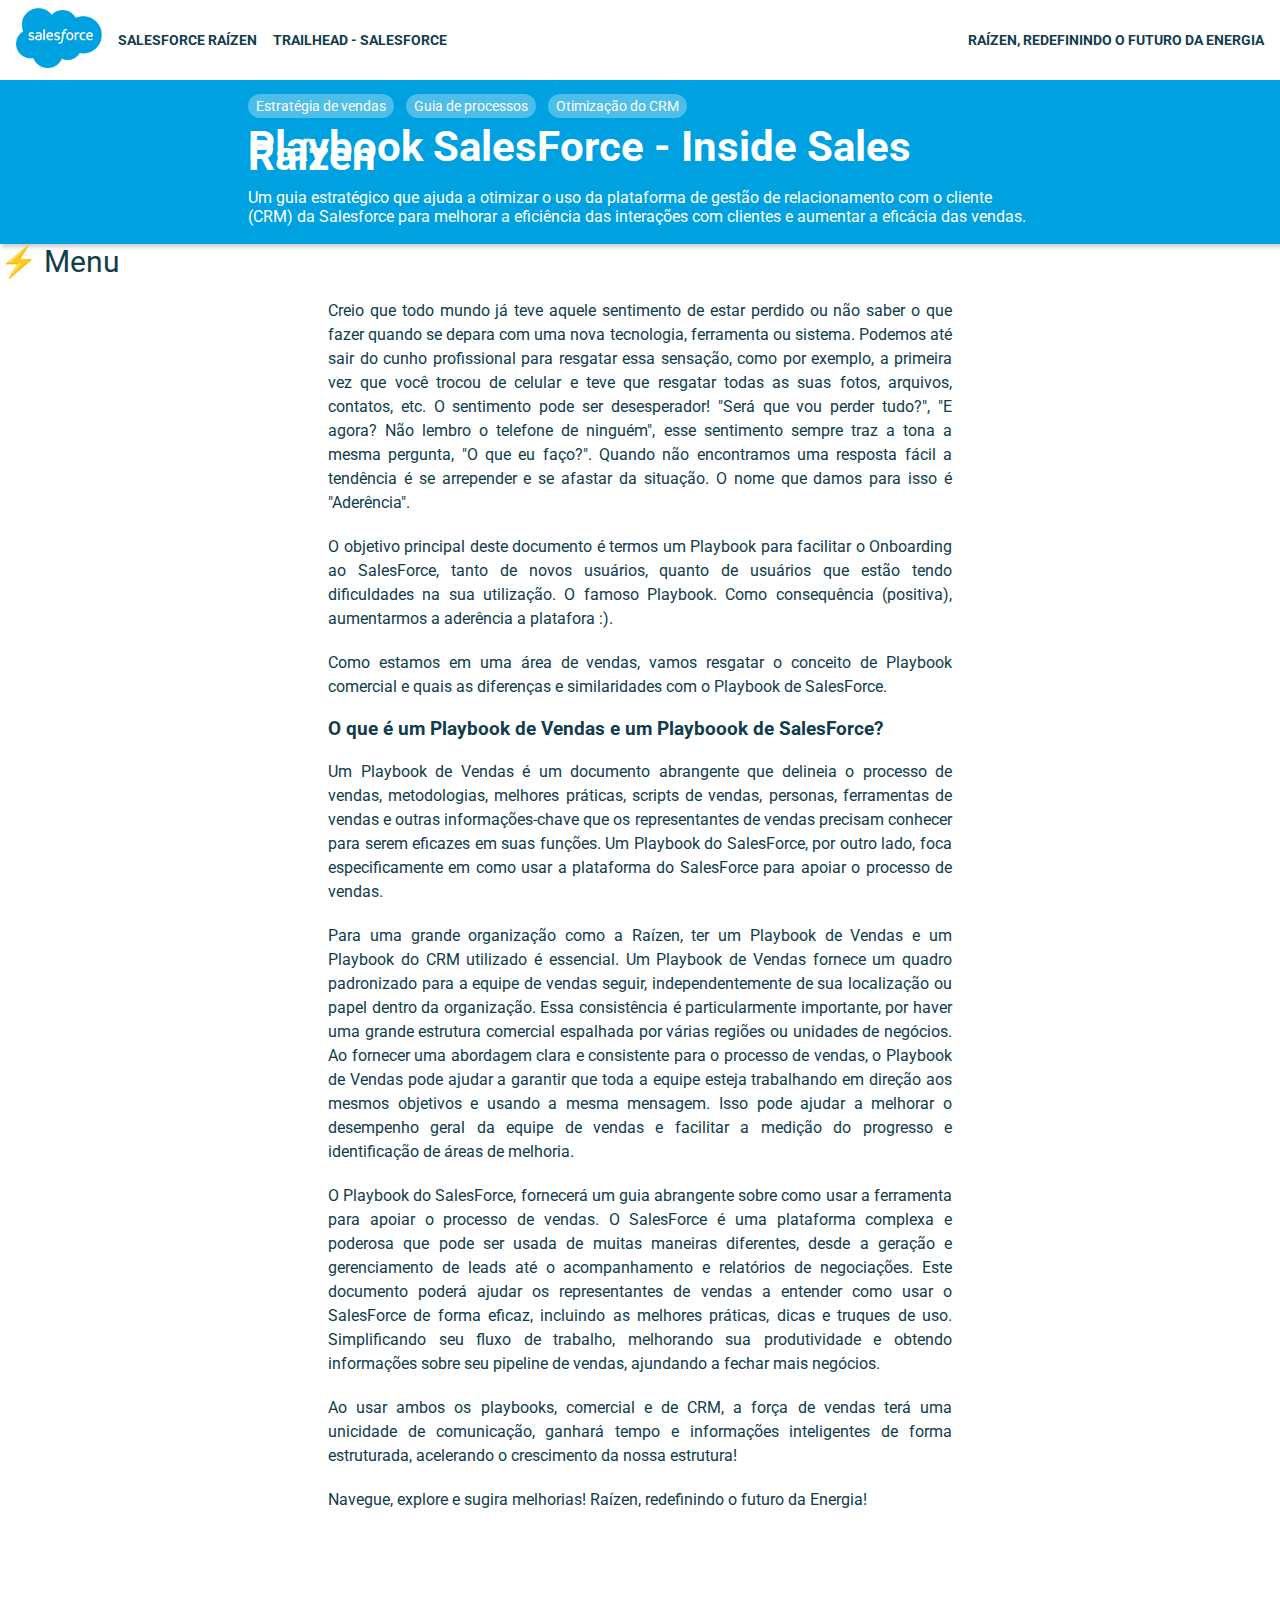
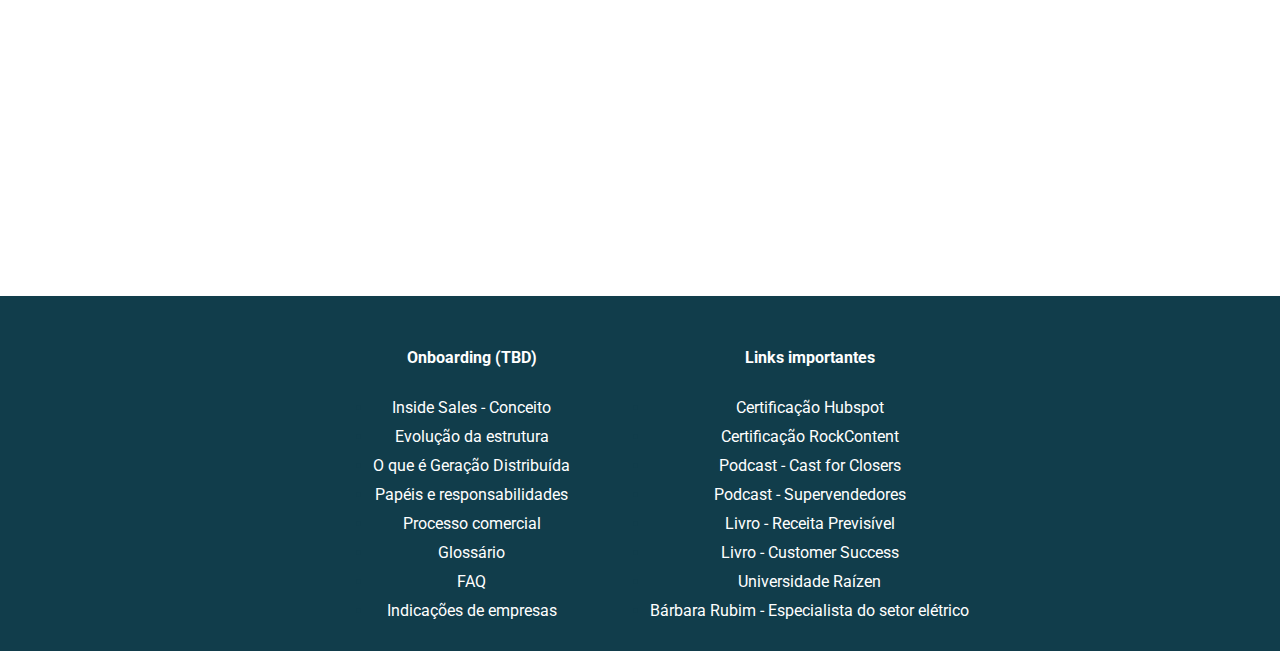
<file: index.html>
<!DOCTYPE html>
<html lang="pt-BR">

<head>
  <meta charset="utf-8">
  <title>Playbook SalesForce</title>
  <link rel="stylesheet" href="style.css">
  <link rel="preconnect" href="https://fonts.googleapis.com">
  <link rel="preconnect" href="https://fonts.gstatic.com" crossorigin>
  <link href="https://fonts.googleapis.com/css2?family=Roboto&display=swap" rel="stylesheet">
  <meta name="viewport" content="width=device-width, initial-scale=1.0">
</head>

<body>
    <div class="app-bar">
    <div class="app-bar-esquerda">
      <a target="_blank" href="https://www.salesforce.com/br/" class="app-bar-link-logo">
        <img src="salesforcelogo.png" alt="Logo da página" class="app-bar-logo">
      </a>
      <a target="_blank" href="https://revenda360.my.salesforce.com/" class="app-bar-link">SalesForce Raízen</a>
      <a target="_blank" href="https://trailhead.salesforce.com/pt-BR" class="app-bar-link">Trailhead - SalesForce</a>
    </div>
    <div class="app-bar-direita">
      <a target="_blank" href="https://www.raizen.com.br/" class="app-bar-link-raizen">Raízen, Redefinindo o futuro da energia</a>
    </div>
  </div>
  <div class="cabecalho">
    <div class="cabecalho-conteudo">
      <div class="lista-tags">
        <span class="tag">Estratégia de vendas</span>
        <span class="tag">Guia de processos</span>
        <span class="tag">Otimização do CRM</span>
      </div>
      <h1 class="cabecalho-titulo">Playbook SalesForce - Inside Sales Raízen </h1>
      <p class="cabecalho-descricao">Um guia estratégico que ajuda a otimizar o uso da plataforma de gestão de relacionamento com o cliente (CRM) da Salesforce para melhorar a eficiência das interações com clientes e aumentar a eficácia das vendas.</p>
    </div>
  </div>
  <span class="botao-menu" onclick="openNav()">&#9889; Menu</span>
  <script>
    function openNav() {
      document.getElementById("ismenu-lateral").style.width = "350px";
    }
    
    function closeNav() {
      document.getElementById("ismenu-lateral").style.width = "0";
    }
    </script>
       
  <div id="ismenu-lateral" class="menu-lateral">
    <a href="javascript:void(0)" class="closebtn" onclick="closeNav()">&times;</a>
    <a href="https://lucasfteixeira.github.io/Projeto-HTML-CSS-Infnet/crmconceito">CRM - O conceito</a>
    <a href="https://lucasfteixeira.github.io/Projeto-HTML-CSS-Infnet/salesforceeseuconceito">CRM 1º do Mundo, SalesForce</a>
    <a href="https://lucasfteixeira.github.io/Projeto-HTML-CSS-Infnet/salesforcevsraizen360">SalesForce padrão vs Raízen 360</a>
    <a href="https://lucasfteixeira.github.io/Projeto-HTML-CSS-Infnet/lead">Lead</a>
    <a href="https://lucasfteixeira.github.io/Projeto-HTML-CSS-Infnet/oportunidade">Oportunidade</a>
    <a href="https://lucasfteixeira.github.io/Projeto-HTML-CSS-Infnet/padronizacaodedados">Padronização de dados</a>
    <a href="https://lucasfteixeira.github.io/Projeto-HTML-CSS-Infnet/criacaoderelatorios">Criação de relatórios</a>
    <a href="https://lucasfteixeira.github.io/Projeto-HTML-CSS-Infnet/criacaodepaineis">Criação de painéis</a>
  </div>
   <div class="conteudo">
    <p class="conteudo-paragrafo">Creio que todo mundo já teve aquele sentimento de estar perdido ou não saber o que fazer quando se depara com uma nova tecnologia, ferramenta ou sistema. 
      Podemos até sair do cunho profissional para resgatar essa sensação, como por exemplo, a primeira vez que você trocou de celular e teve que resgatar todas as suas fotos, arquivos, contatos, etc.
      O sentimento pode ser desesperador! "Será que vou perder tudo?", "E agora? Não lembro o telefone de ninguém", esse sentimento sempre traz a tona a mesma pergunta, "O que eu faço?". Quando não 
      encontramos uma resposta fácil a tendência é se arrepender e se afastar da situação. O nome que damos para isso é "Aderência".
    </p>
    <p class="conteudo-paragrafo">O objetivo principal deste documento é termos um Playbook para facilitar o Onboarding ao SalesForce, tanto de novos usuários, quanto de usuários que estão tendo
      dificuldades na sua utilização. O famoso Playbook. Como consequência (positiva), aumentarmos a aderência a platafora :). 
    </p>

    <p class="conteudo-paragrafo">Como estamos em uma área de vendas, vamos resgatar o conceito de Playbook comercial e quais as diferenças e similaridades com o Playbook de SalesForce.</p>
  <h3>O que é um Playbook de Vendas e um Playboook de SalesForce?</h3>
    <p class="conteudo-paragrafo">Um Playbook de Vendas é um documento abrangente que delineia o processo de vendas, metodologias, melhores práticas, scripts de vendas, personas, 
      ferramentas de vendas e outras informações-chave que os representantes de vendas precisam conhecer para serem eficazes em suas funções. Um Playbook do SalesForce, por outro lado, 
      foca especificamente em como usar a plataforma do SalesForce para apoiar o processo de vendas.   
    </p>
    <p class="conteudo-paragrafo">
      Para uma grande organização como a Raízen, ter um Playbook de Vendas e um Playbook do CRM utilizado é essencial. Um Playbook de Vendas fornece um quadro padronizado para a equipe de vendas seguir, 
      independentemente de sua localização ou papel dentro da organização. Essa consistência é particularmente importante, por haver uma grande estrutura comercial espalhada por várias regiões ou unidades de negócios. 
      Ao fornecer uma abordagem clara e consistente para o processo de vendas, o Playbook de Vendas pode ajudar a garantir que toda a equipe esteja trabalhando em direção aos mesmos objetivos e usando a mesma mensagem. 
      Isso pode ajudar a melhorar o desempenho geral da equipe de vendas e facilitar a medição do progresso e identificação de áreas de melhoria.
    </p>
    <p class="conteudo-paragrafo">
      O Playbook do SalesForce, fornecerá um guia abrangente sobre como usar a ferramenta para apoiar o processo de vendas. O SalesForce é uma plataforma complexa e poderosa que pode ser usada de muitas 
      maneiras diferentes, desde a geração e gerenciamento de leads até o acompanhamento e relatórios de negociações. Este documento poderá ajudar os representantes de vendas a entender como usar o SalesForce de forma 
      eficaz, incluindo as melhores práticas, dicas e truques de uso. Simplificando seu fluxo de trabalho, melhorando sua produtividade e obtendo informações sobre seu pipeline de vendas, ajundando a fechar mais negócios.
    </p>
    <p class="conteudo-paragrafo">
      Ao usar ambos os playbooks, comercial e de CRM, a força de vendas terá uma unicidade de comunicação, ganhará tempo e informações inteligentes de forma estruturada, acelerando o crescimento da nossa estrutura!
    </p>
    <p class="conteudo-paragrafo">Navegue, explore e sugira melhorias! Raízen, redefinindo o futuro da Energia!</p>
    <br>
    <div class="videos-youtube">
    <iframe class="salesforcecrm-video" src="https://www.youtube.com/embed/SlhESAKF1Tk" title="YouTube video player" allow="accelerometer; autoplay; clipboard-write; encrypted-media; gyroscope; picture-in-picture; web-share" allowfullscreen></iframe>
    </div>
  </div>
<footer>
  <div class="footer-container">
    <div class="footer-grid">      
      <ul>
        <h4>Onboarding (TBD)</h4>
        <li><a href="#" >Inside Sales - Conceito</a></li>
        <li><a href="#" >Evolução da estrutura</a></li>
        <li><a href="#" >O que é Geração Distribuída</a></li>
        <li><a href="#" >Papéis e responsabilidades</a></li>
        <li><a href="#" >Processo comercial</a></li>
        <li><a href="#" >Glossário</a></li>
        <li><a href="#" >FAQ</a></li>
        <li><a href="https://lucasfteixeira.github.io/Projeto-HTML-CSS-Infnet/indicacao">Indicações de empresas</a></li>
      </ul>
    </div>
    <div class="footer-grid-links">      
      <ul>
        <h4>Links importantes</h4>
        <li><a target="_blank" href="https://academy.hubspot.com/pt/courses/inbound?library=true&" >Certificação Hubspot</a></li>
        <li><a target="_blank" href="https://university.br.rockcontent.com/courses/inside-sales-cert" >Certificação RockContent</a></li>
        <li><a target="_blank" href="https://open.spotify.com/show/2gSDMUj7dhWwWhxKZxktWE" >Podcast - Cast for Closers</a></li>
        <li><a target="_blank" href="https://open.spotify.com/show/4U2BlsHRMYGIKpXgAcl613" >Podcast - Supervendedores</a></li>
        <li><a target="_blank" href="https://www.amazon.com.br/Receita-Previs%C3%ADvel-Predictable-Revenue-revolucion%C3%A1ria/dp/8551301179" >Livro - Receita Previsível</a></li>
        <li><a target="_blank" href="https://www.amazon.com.br/Customer-Success-empresas-inovadoras-descobriram-ebook/dp/B075RCJQ5K/ref=sr_1_3?__mk_pt_BR=%C3%85M%C3%85%C5%BD%C3%95%C3%91&crid=3CNQZMUTZ3MID&keywords=customer+success&qid=1676827710&s=books&sprefix=customer+succes%2Cstripbooks%2C241&sr=1-3" >Livro - Customer Success</a></li>
        <li><a target="_blank" href="https://raizen.csod.com/LMS/catalog/Welcome.aspx?tab_page_id=-67&tab_id=-2" >Universidade Raízen</a></li>
        <li><a target="_blank" href="https://www.youtube.com/@abarbararubim/featured" >Bárbara Rubim - Especialista do setor elétrico</a></li>
      </ul>
    </div>
    </div>
</footer>
</body>

</html>
</file>
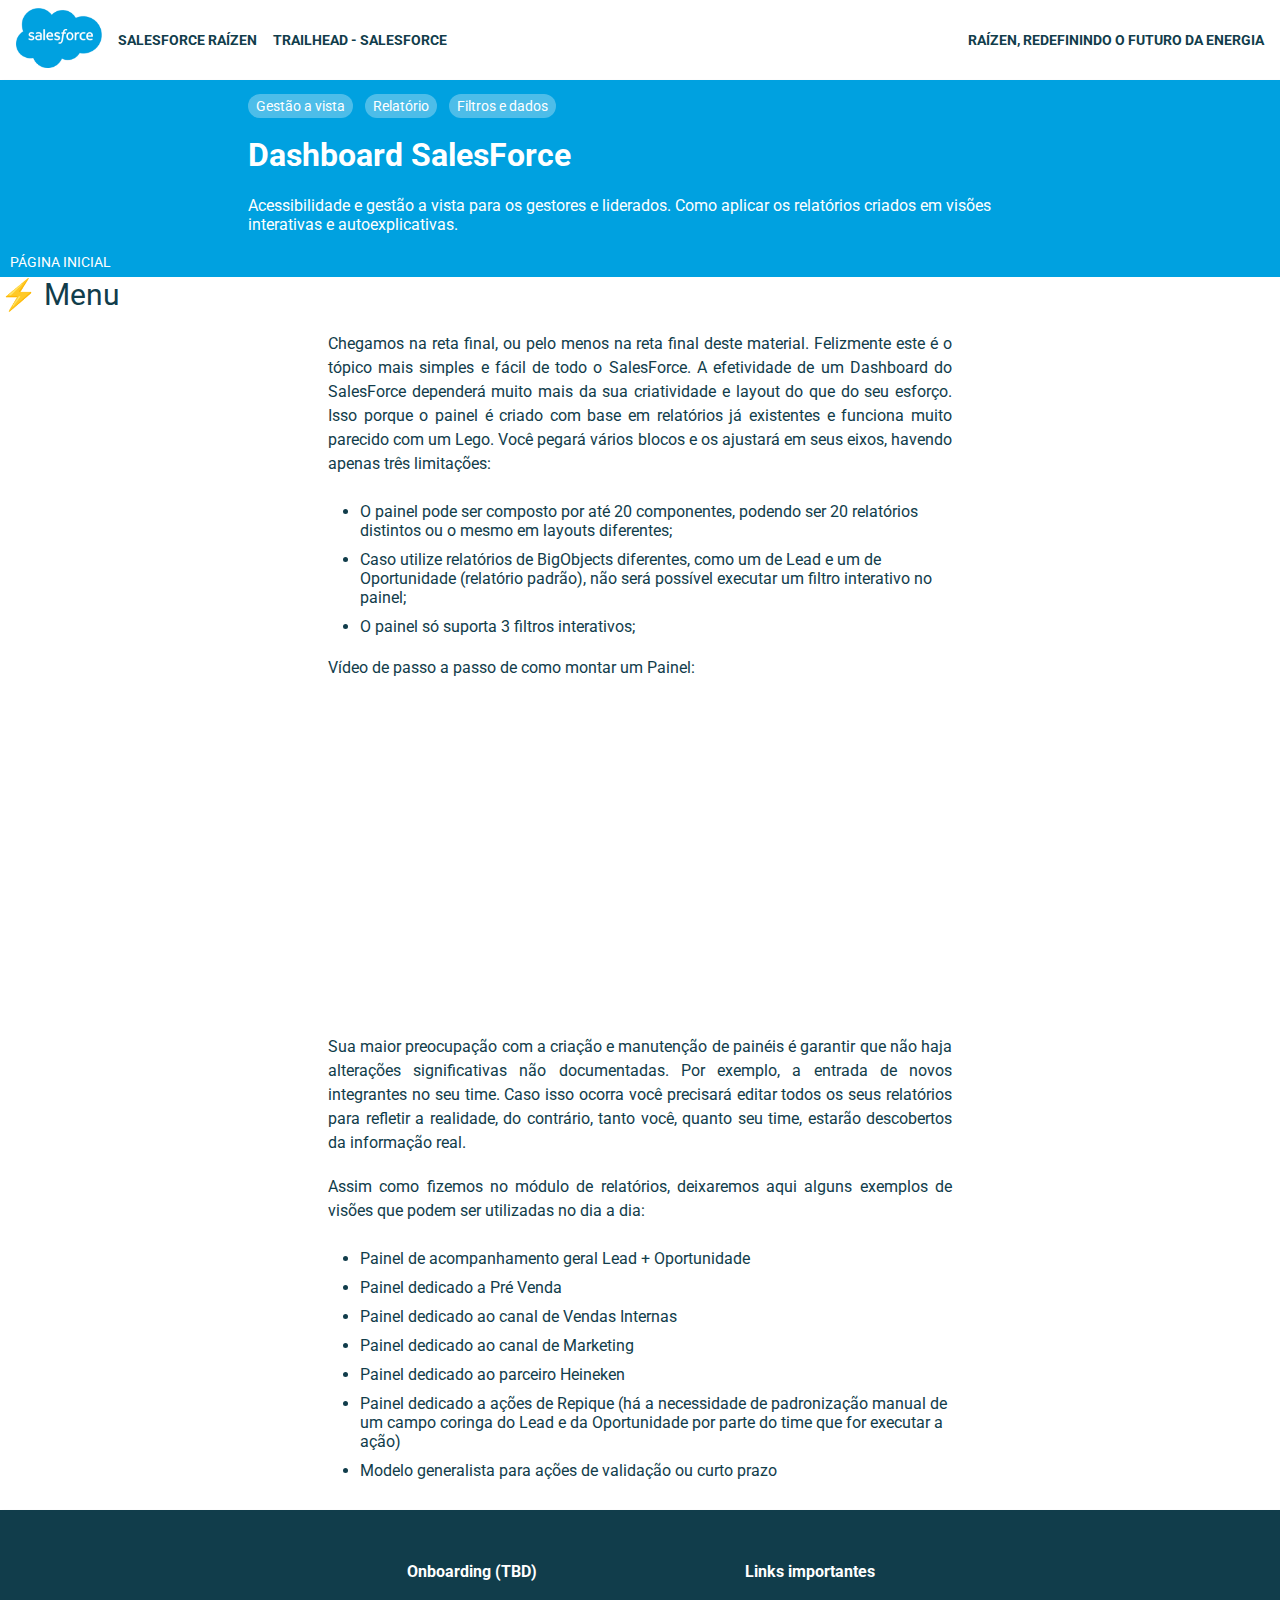
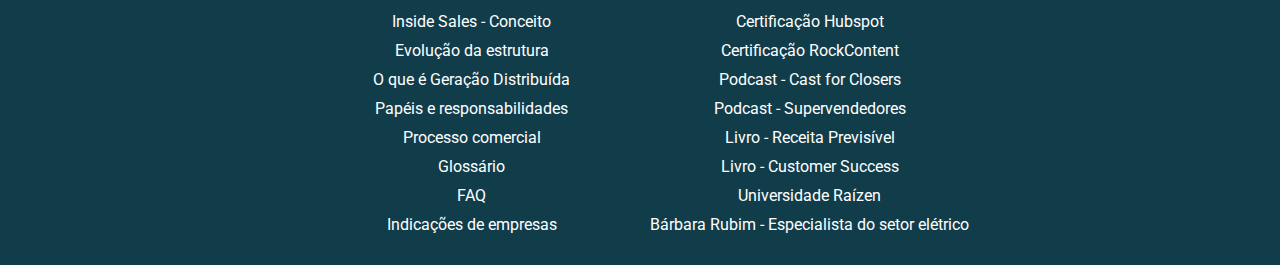
<file: criacaodepaineis.html>
<!DOCTYPE html>
<html lang="pt-BR">

<head>
  <meta charset="utf-8">
  <title>Playbook SalesForce</title>
  <link rel="stylesheet" href="style.css">
  <link rel="preconnect" href="https://fonts.googleapis.com">
  <link rel="preconnect" href="https://fonts.gstatic.com" crossorigin>
  <link href="https://fonts.googleapis.com/css2?family=Roboto&display=swap" rel="stylesheet">
  <meta name="viewport" content="width=device-width, initial-scale=1.0">
</head>

<body>
    <div class="app-bar">
      <div class="app-bar-esquerda">
        <a target="_blank" href="https://www.salesforce.com/br/" class="app-bar-link-logo">
          <img src="salesforcelogo.png" alt="Logo da página" class="app-bar-logo">
        </a>
        <a target="_blank" href="https://revenda360.my.salesforce.com/" class="app-bar-link">SalesForce Raízen</a>
        <a target="_blank" href="https://trailhead.salesforce.com/pt-BR" class="app-bar-link">Trailhead - SalesForce</a>
      </div>
      <div class="app-bar-direita">
        <a href="https://lucasfteixeira.github.io/Projeto-HTML-CSS-Infnet/" class="voltar-mobile">Página Inicial</a>
        <a target="_blank" href="https://www.raizen.com.br/" class="app-bar-link-raizen">Raízen, Redefinindo o futuro da energia</a>       
      </div>
    </div>
    <div class="cabecalho">
      <div class="cabecalho-conteudo">
        <div class="lista-tags">
          <span class="tag">Gestão a vista</span>
          <span class="tag">Relatório</span>
          <span class="tag">Filtros e dados</span>
          </div>
        <h1 class="cabecalho-titulo-painel">Dashboard SalesForce</h1>
        <p class="cabecalho-descricao">Acessibilidade e gestão a vista para os gestores e liderados. Como aplicar os relatórios criados em visões interativas e autoexplicativas.</p>
      </div>
    </div>
    <div class="botao-menu-voltar">  
      <div class="Voltar"><span><a href="https://lucasfteixeira.github.io/Projeto-HTML-CSS-Infnet/" class="app-bar-link">Página Inicial</a></span> </div>
  
    <span class="botao-menu" onclick="openNav()">&#9889; Menu</span>
    <script>
      function openNav() {
        document.getElementById("ismenu-lateral").style.width = "350px";
      }
      
      function closeNav() {
        document.getElementById("ismenu-lateral").style.width = "0";
      }
      </script>
         </div>
    <div id="ismenu-lateral" class="menu-lateral">
      <a href="javascript:void(0)" class="closebtn" onclick="closeNav()">&times;</a>
      <a href="https://lucasfteixeira.github.io/Projeto-HTML-CSS-Infnet/crmconceito">CRM - O conceito</a>
      <a href="https://lucasfteixeira.github.io/Projeto-HTML-CSS-Infnet/salesforceeseuconceito">CRM 1º do Mundo, SalesForce</a>
      <a href="https://lucasfteixeira.github.io/Projeto-HTML-CSS-Infnet/salesforcevsraizen360">SalesForce padrão vs Raízen 360</a>
      <a href="https://lucasfteixeira.github.io/Projeto-HTML-CSS-Infnet/lead">Lead</a>
      <a href="https://lucasfteixeira.github.io/Projeto-HTML-CSS-Infnet/oportunidade">Oportunidade</a>
      <a href="https://lucasfteixeira.github.io/Projeto-HTML-CSS-Infnet/padronizacaodedados">Padronização de dados</a>
      <a href="https://lucasfteixeira.github.io/Projeto-HTML-CSS-Infnet/criacaoderelatorios">Criação de relatórios</a>
      <a href="https://lucasfteixeira.github.io/Projeto-HTML-CSS-Infnet/criacaodepaineis">Criação de painéis</a>
    </div>
     <div class="conteudo">
      <p class="conteudo-paragrafo">Chegamos na reta final, ou pelo menos na reta final deste material. Felizmente este é o tópico mais simples e fácil de todo o SalesForce. A efetividade
        de um Dashboard do SalesForce dependerá muito mais da sua criatividade e layout do que do seu esforço. Isso porque o painel é criado com base em relatórios já existentes e funciona
        muito parecido com um Lego. Você pegará vários blocos e os ajustará em seus eixos, havendo apenas três limitações:
        <ul>
          <li>O painel pode ser composto por até 20 componentes, podendo ser 20 relatórios distintos ou o mesmo em layouts diferentes;</li>
          <li>Caso utilize relatórios de BigObjects diferentes, como um de Lead e um de Oportunidade (relatório padrão), não será possível executar um filtro interativo no painel;</li>
          <li>O painel só suporta 3 filtros interativos;</li>
        </ul>     
      </p>
      <p class="conteudo-paragrafo">Vídeo de passo a passo de como montar um Painel:</p>
      <div class="videos-youtube">
        <iframe class="criando-painel-sf" src="https://www.youtube.com/embed/YGX5Hv1Vldg" title="YouTube video player" allow="accelerometer; autoplay; clipboard-write; encrypted-media; gyroscope; picture-in-picture; web-share" allowfullscreen></iframe>
      </div>
      <p class="conteudo-paragrafo">Sua maior preocupação com a criação e manutenção de painéis é garantir que não haja alterações significativas não documentadas. Por exemplo, a entrada de novos integrantes no seu time. 
        Caso isso ocorra você precisará editar todos os seus relatórios para refletir a realidade, do contrário, tanto você, quanto seu time, estarão descobertos da informação real.</p>
      <p class="conteudo-paragrafo">Assim como fizemos no módulo de relatórios, deixaremos aqui alguns exemplos de visões que podem ser utilizadas no dia a dia:
        <ul>
            <li class="modelos-de-relatorios"><span><a target="_blank" href="https://revenda360.lightning.force.com/lightning/r/Dashboard/01Z5G000001HuP1UAK/view?queryScope=userFolders">Painel de acompanhamento geral Lead + Oportunidade</a></span></li>
            <li class="modelos-de-relatorios"><span><a target="_blank" href="https://revenda360.lightning.force.com/lightning/r/Dashboard/01Z5G000001AIxyUAG/view?queryScope=userFolders">Painel dedicado a Pré Venda</a></span></li>
            <li class="modelos-de-relatorios"><span><a target="_blank" href="https://revenda360.lightning.force.com/lightning/r/Dashboard/01Z5G000001AIo3UAG/view?queryScope=userFolders">Painel dedicado ao canal de Vendas Internas</a></span></li>
            <li class="modelos-de-relatorios"><span><a target="_blank" href="https://revenda360.lightning.force.com/lightning/r/Dashboard/01Z5G000001AIneUAG/view?queryScope=userFolders">Painel dedicado ao canal de Marketing</a></span></li>
            <li class="modelos-de-relatorios"><span><a target="_blank" href="https://revenda360.lightning.force.com/lightning/r/Dashboard/01Z5G000001AIg9UAG/view?queryScope=userFolders">Painel dedicado ao parceiro Heineken</a></span></li>        
            <li class="modelos-de-relatorios"><span><a target="_blank" href="https://revenda360.lightning.force.com/lightning/r/Dashboard/01Z5G000001AIYAUA4/view?queryScope=userFolders">Painel dedicado a ações de Repique (há a necessidade de padronização manual de um campo coringa do Lead e da Oportunidade por parte do time que for executar a ação)</a></span></li>        
            <li class="modelos-de-relatorios"><span><a target="_blank" href="https://revenda360.lightning.force.com/lightning/r/Dashboard/01Z5G000001AKMVUA4/view?queryScope=userFolders">Modelo generalista para ações de validação ou curto prazo</a></span></li>
        </ul>
      </p>
      
    </div>
    <footer>
      <div class="footer-container">
        <div class="footer-grid">      
          <ul>
            <h4>Onboarding (TBD)</h4>
            <li><a href="#" >Inside Sales - Conceito</a></li>
            <li><a href="#" >Evolução da estrutura</a></li>
            <li><a href="#" >O que é Geração Distribuída</a></li>
            <li><a href="#" >Papéis e responsabilidades</a></li>
            <li><a href="#" >Processo comercial</a></li>
            <li><a href="#" >Glossário</a></li>
            <li><a href="#" >FAQ</a></li>
            <li><a href="https://lucasfteixeira.github.io/Projeto-HTML-CSS-Infnet/indicacao">Indicações de empresas</a></li>
          </ul>
        </div>
        <div class="footer-grid-links">      
          <ul>
            <h4>Links importantes</h4>
            <li><a target="_blank" href="https://academy.hubspot.com/pt/courses/inbound?library=true&" >Certificação Hubspot</a></li>
            <li><a target="_blank" href="https://university.br.rockcontent.com/courses/inside-sales-cert" >Certificação RockContent</a></li>
            <li><a target="_blank" href="https://open.spotify.com/show/2gSDMUj7dhWwWhxKZxktWE" >Podcast - Cast for Closers</a></li>
            <li><a target="_blank" href="https://open.spotify.com/show/4U2BlsHRMYGIKpXgAcl613" >Podcast - Supervendedores</a></li>
            <li><a target="_blank" href="https://www.amazon.com.br/Receita-Previs%C3%ADvel-Predictable-Revenue-revolucion%C3%A1ria/dp/8551301179" >Livro - Receita Previsível</a></li>
            <li><a target="_blank" href="https://www.amazon.com.br/Customer-Success-empresas-inovadoras-descobriram-ebook/dp/B075RCJQ5K/ref=sr_1_3?__mk_pt_BR=%C3%85M%C3%85%C5%BD%C3%95%C3%91&crid=3CNQZMUTZ3MID&keywords=customer+success&qid=1676827710&s=books&sprefix=customer+succes%2Cstripbooks%2C241&sr=1-3" >Livro - Customer Success</a></li>
            <li><a target="_blank" href="https://raizen.csod.com/LMS/catalog/Welcome.aspx?tab_page_id=-67&tab_id=-2" >Universidade Raízen</a></li>
            <li><a target="_blank" href="https://www.youtube.com/@abarbararubim/featured" >Bárbara Rubim - Especialista do setor elétrico</a></li>
          </ul>
        </div>
        </div>
    </footer>
  </body>
  
  </html>
</file>
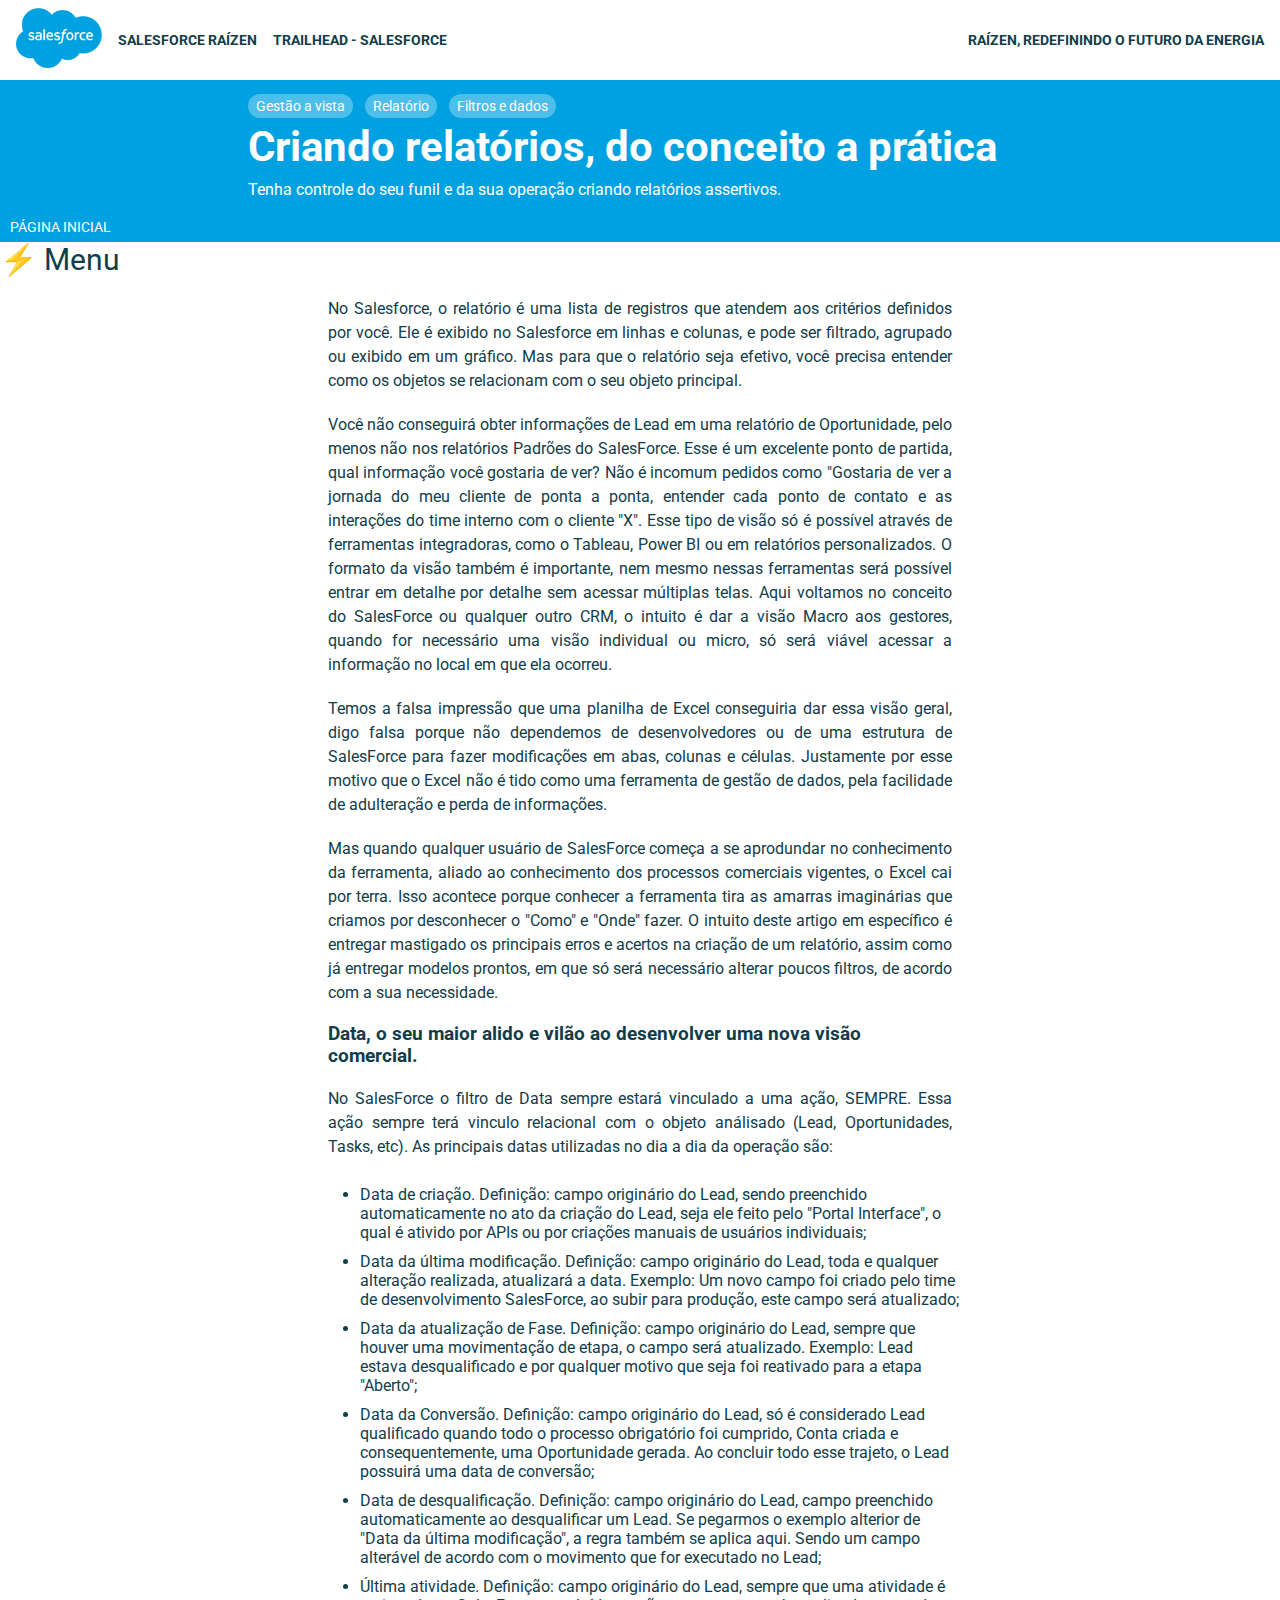
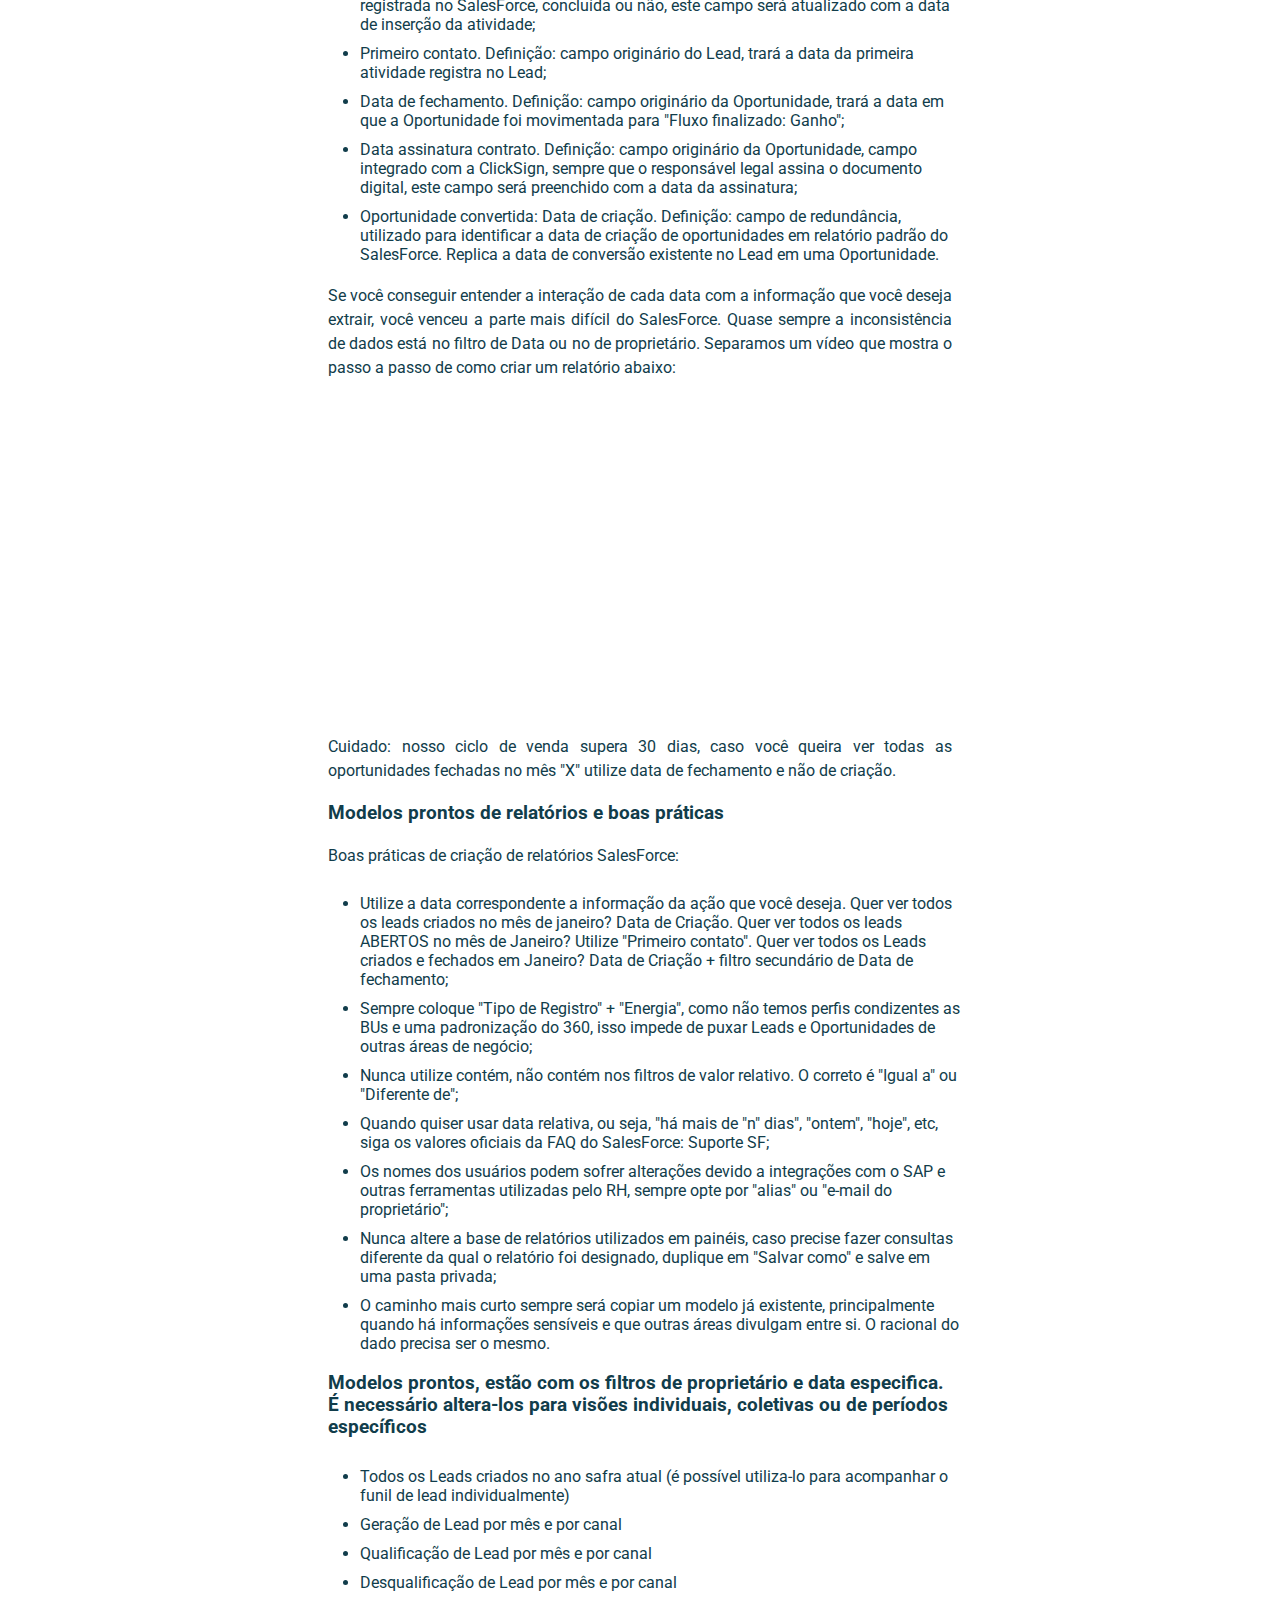
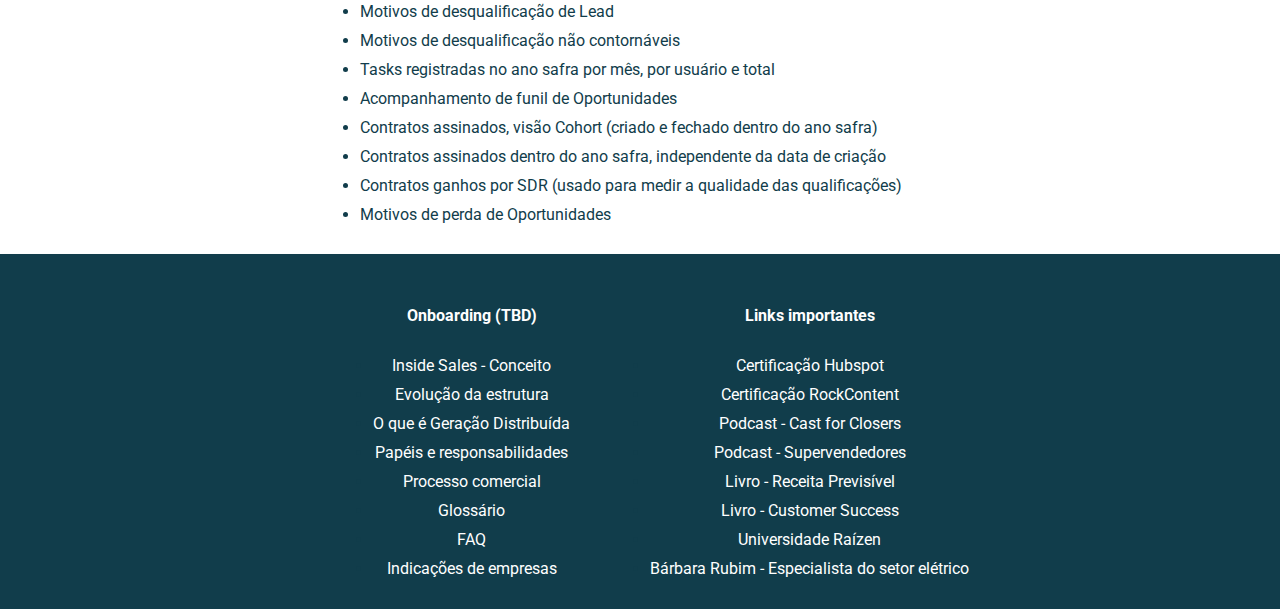
<file: criacaoderelatorios.html>
<!DOCTYPE html>
<html lang="pt-BR">

<head>
  <meta charset="utf-8">
  <title>Playbook SalesForce</title>
  <link rel="stylesheet" href="style.css">
  <link rel="preconnect" href="https://fonts.googleapis.com">
  <link rel="preconnect" href="https://fonts.gstatic.com" crossorigin>
  <link href="https://fonts.googleapis.com/css2?family=Roboto&display=swap" rel="stylesheet">
  <meta name="viewport" content="width=device-width, initial-scale=1.0">
</head>

<body>
    <div class="app-bar">
      <div class="app-bar-esquerda">
        <a target="_blank" href="https://www.salesforce.com/br/" class="app-bar-link-logo">
          <img src="salesforcelogo.png" alt="Logo da página" class="app-bar-logo">
        </a>
        <a target="_blank" href="https://revenda360.my.salesforce.com/" class="app-bar-link">SalesForce Raízen</a>
        <a target="_blank" href="https://trailhead.salesforce.com/pt-BR" class="app-bar-link">Trailhead - SalesForce</a>
      </div>
      <div class="app-bar-direita">
        <a href="https://lucasfteixeira.github.io/Projeto-HTML-CSS-Infnet/" class="voltar-mobile">Página Inicial</a>
        <a target="_blank" href="https://www.raizen.com.br/" class="app-bar-link-raizen">Raízen, Redefinindo o futuro da energia</a>       
      </div>
    </div>
    <div class="cabecalho">
      <div class="cabecalho-conteudo">
        <div class="lista-tags">
          <span class="tag">Gestão a vista</span>
          <span class="tag">Relatório</span>
          <span class="tag">Filtros e dados</span>
          </div>
        <h1 class="cabecalho-titulo">Criando relatórios, do conceito a prática</h1>
        <p class="cabecalho-descricao">Tenha controle do seu funil e da sua operação criando relatórios assertivos.</p>
      </div>
    </div>
    <div class="botao-menu-voltar">  
      <div class="Voltar"><span><a href="https://lucasfteixeira.github.io/Projeto-HTML-CSS-Infnet/" class="app-bar-link">Página Inicial</a></span> </div>
  
    <span class="botao-menu" onclick="openNav()">&#9889; Menu</span>
    <script>
      function openNav() {
        document.getElementById("ismenu-lateral").style.width = "350px";
      }
      
      function closeNav() {
        document.getElementById("ismenu-lateral").style.width = "0";
      }
      </script>
         </div>
    <div id="ismenu-lateral" class="menu-lateral">
      <a href="javascript:void(0)" class="closebtn" onclick="closeNav()">&times;</a>
      <a href="https://lucasfteixeira.github.io/Projeto-HTML-CSS-Infnet/crmconceito">CRM - O conceito</a>
      <a href="https://lucasfteixeira.github.io/Projeto-HTML-CSS-Infnet/salesforceeseuconceito">CRM 1º do Mundo, SalesForce</a>
      <a href="https://lucasfteixeira.github.io/Projeto-HTML-CSS-Infnet/salesforcevsraizen360">SalesForce padrão vs Raízen 360</a>
      <a href="https://lucasfteixeira.github.io/Projeto-HTML-CSS-Infnet/lead">Lead</a>
      <a href="https://lucasfteixeira.github.io/Projeto-HTML-CSS-Infnet/oportunidade">Oportunidade</a>
      <a href="https://lucasfteixeira.github.io/Projeto-HTML-CSS-Infnet/padronizacaodedados">Padronização de dados</a>
      <a href="https://lucasfteixeira.github.io/Projeto-HTML-CSS-Infnet/criacaoderelatorios">Criação de relatórios</a>
      <a href="https://lucasfteixeira.github.io/Projeto-HTML-CSS-Infnet/criacaodepaineis">Criação de painéis</a>
    </div>
     <div class="conteudo">
      <p class="conteudo-paragrafo">No Salesforce, o relatório é uma lista de registros que atendem aos critérios definidos por você. Ele é exibido no Salesforce em linhas e colunas, 
        e pode ser filtrado, agrupado ou exibido em um gráfico. Mas para que o relatório seja efetivo, você precisa entender como os objetos se relacionam com o seu objeto principal.        
      </p>
      <p class="conteudo-paragrafo">Você não conseguirá obter informações de Lead em uma relatório de Oportunidade, pelo menos não nos relatórios Padrões do SalesForce. Esse é um 
        excelente ponto de partida, qual informação você gostaria de ver? Não é incomum pedidos como "Gostaria de ver a jornada do meu cliente de ponta a ponta, entender cada ponto
        de contato e as interações do time interno com o cliente "X". Esse tipo de visão só é possível através de ferramentas integradoras, como o Tableau, Power BI ou em relatórios
        personalizados. O formato da visão também é importante, nem mesmo nessas ferramentas será possível entrar em detalhe por detalhe sem acessar múltiplas telas. Aqui voltamos
        no conceito do SalesForce ou qualquer outro CRM, o intuito é dar a visão Macro aos gestores, quando for necessário uma visão individual ou micro, só será viável acessar a 
        informação no local em que ela ocorreu.        
      </p>
      <p class="conteudo-paragrafo">Temos a falsa impressão que uma planilha de Excel conseguiria dar essa visão geral, digo falsa porque não dependemos de desenvolvedores ou de
        uma estrutura de SalesForce para fazer modificações em abas, colunas e células. Justamente por esse motivo que o Excel não é tido como uma ferramenta de gestão de dados,
        pela facilidade de adulteração e perda de informações.
      </p>
      <p class="conteudo-paragrafo">Mas quando qualquer usuário de SalesForce começa a se aprodundar no conhecimento da ferramenta, aliado ao conhecimento dos processos comerciais
        vigentes, o Excel cai por terra. Isso acontece porque conhecer a ferramenta tira as amarras imaginárias que criamos por desconhecer o "Como" e "Onde" fazer. O intuito deste
        artigo em específico é entregar mastigado os principais erros e acertos na criação de um relatório, assim como já entregar modelos prontos, em que só será necessário alterar
        poucos filtros, de acordo com a sua necessidade.
      </p>
      <h3>Data, o seu maior alido e vilão ao desenvolver uma nova visão comercial.</h3>
     
      <p class="conteudo-paragrafo">No SalesForce o filtro de Data sempre estará vinculado a uma ação, SEMPRE. Essa ação sempre terá vinculo relacional com o objeto análisado (Lead,
        Oportunidades, Tasks, etc). As principais datas utilizadas no dia a dia da operação são:
        <ul>
          <li>Data de criação. Definição: campo originário do Lead, sendo preenchido automaticamente no ato da criação do Lead, seja ele feito pelo "Portal Interface",
            o qual é ativido por APIs ou por criações manuais de usuários individuais;
          </li>
          <li>Data da última modificação. Definição: campo originário do Lead, toda e qualquer alteração realizada, atualizará a data. Exemplo: Um novo campo foi criado pelo time
            de desenvolvimento SalesForce, ao subir para produção, este campo será atualizado;
          </li>
          <li>Data da atualização de Fase. Definição: campo originário do Lead, sempre que houver uma movimentação de etapa, o campo será atualizado. Exemplo: Lead estava desqualificado
          e por qualquer motivo que seja foi reativado para a etapa "Aberto";</li>
          <li>Data da Conversão. Definição: campo originário do Lead, só é considerado Lead qualificado quando todo o processo obrigatório foi cumprido, Conta criada e consequentemente, 
            uma Oportunidade gerada. Ao concluir todo esse trajeto, o Lead possuirá uma data de conversão;
          </li>
          <li>Data de desqualificação. Definição: campo originário do Lead, campo preenchido automaticamente ao desqualificar um Lead. Se pegarmos o exemplo alterior de "Data da última
            modificação", a regra também se aplica aqui. Sendo um campo alterável de acordo com o movimento que for executado no Lead;
          </li>
          <li>Última atividade. Definição: campo originário do Lead, sempre que uma atividade é registrada no SalesForce, concluída ou não, este campo será atualizado com a data de inserção
            da atividade;
          </li>
          <li>Primeiro contato. Definição: campo originário do Lead, trará a data da primeira atividade registra no Lead;</li>
          <li>Data de fechamento. Definição: campo originário da Oportunidade, trará a data em que a Oportunidade foi movimentada para "Fluxo finalizado: Ganho";</li>
          <li>Data assinatura contrato. Definição: campo originário da Oportunidade, campo integrado com a ClickSign, sempre que o responsável legal assina o documento digital,
            este campo será preenchido com a data da assinatura;
          </li>
          <li>Oportunidade convertida: Data de criação. Definição: campo de redundância, utilizado para identificar a data de criação de oportunidades em relatório padrão do SalesForce.
            Replica a data de conversão existente no Lead em uma Oportunidade.
          </li>
        </ul>
      </p>

      <p class="conteudo-paragrafo">Se você conseguir entender a interação de cada data com a informação que você deseja extrair, você venceu a parte mais difícil do SalesForce.
        Quase sempre a inconsistência de dados está no filtro de Data ou no de proprietário. Separamos um vídeo que mostra o passo a passo de como criar um relatório abaixo:
      </p>
      <div class="videos-youtube">
        <iframe class="relatorio-sf-how" src="https://www.youtube.com/embed/D8Lixt0_Z50" title="YouTube video player" allow="accelerometer; autoplay; clipboard-write; encrypted-media; gyroscope; picture-in-picture; web-share" allowfullscreen></iframe>
      </div>
      <p class="conteudo-paragrafo">Cuidado: nosso ciclo de venda supera 30 dias, caso você queira ver todas as oportunidades fechadas no mês "X" utilize data de fechamento e não
        de criação.
      </p>
      <h3>Modelos prontos de relatórios e boas práticas</h3>     
      <p class="conteudo-paragrafo">Boas práticas de criação de relatórios SalesForce:
        <ul>
          <li>Utilize a data correspondente a informação da ação que você deseja. Quer ver todos os leads criados no mês de janeiro? Data de Criação. Quer ver todos os leads ABERTOS
            no mês de Janeiro? Utilize "Primeiro contato". Quer ver todos os Leads criados e fechados em Janeiro? Data de Criação + filtro secundário de Data de fechamento;</li>
          <li>Sempre coloque "Tipo de Registro" + "Energia", como não temos perfis condizentes as BUs e uma padronização do 360, isso impede de puxar Leads e Oportunidades de outras
            áreas de negócio;</li>
          <li>Nunca utilize contém, não contém nos filtros de valor relativo. O correto é "Igual a" ou "Diferente de";</li>
          <li>Quando quiser usar data relativa, ou seja, "há mais de "n" dias", "ontem", "hoje", etc, siga os valores oficiais da FAQ do SalesForce: 
            <span><a href="https://help.salesforce.com/s/articleView?id=sf.filter_dates_relative.htm&type=5">Suporte SF;</a></span></li>
          <li>Os nomes dos usuários podem sofrer alterações devido a integrações com o SAP e outras ferramentas utilizadas pelo RH, sempre opte por "alias" ou "e-mail do proprietário";</li>
          <li>Nunca altere a base de relatórios utilizados em painéis, caso precise fazer consultas diferente da qual o relatório foi designado, duplique em "Salvar como" e salve em uma pasta
            privada;</li>
          <li>O caminho mais curto sempre será copiar um modelo já existente, principalmente quando há informações sensíveis e que outras áreas divulgam entre si. O racional do dado precisa
            ser o mesmo.
          </li>
        </ul>
      </p>
      <h3>Modelos prontos, estão com os filtros de proprietário e data especifica. É necessário altera-los para visões individuais, coletivas ou de períodos específicos</h3>
      <ul>
        <li class="modelos-de-relatorios"><span><a target="_blank" href="https://revenda360.lightning.force.com/lightning/r/Report/00O5G000008VNZCUA4/view">Todos os Leads criados no ano safra atual (é possível utiliza-lo para acompanhar o funil de lead individualmente)</a></span></li>
        <li class="modelos-de-relatorios"><span><a target="_blank" href="https://revenda360.lightning.force.com/lightning/r/Report/00O5G000008VNZCUA4/view">Geração de Lead por mês e por canal</a></span></li>
        <li class="modelos-de-relatorios"><span><a target="_blank" href="https://revenda360.lightning.force.com/lightning/r/Report/00O5G000008VNZCUA4/view">Qualificação de Lead por mês e por canal</a></span></li>
        <li class="modelos-de-relatorios"><span><a target="_blank" href="https://revenda360.lightning.force.com/lightning/r/Report/00O5G000008VNh6UAG/view">Desqualificação de Lead por mês e por canal</a></span></li>
        <li class="modelos-de-relatorios"><span><a target="_blank" href="https://revenda360.lightning.force.com/lightning/r/Report/00O5G000008VNXVUA4/view">Motivos de desqualificação de Lead</a></span></li>        
        <li class="modelos-de-relatorios"><span><a target="_blank" href="https://revenda360.lightning.force.com/lightning/r/Report/00O5G000008VNzKUAW/view">Motivos de desqualificação não contornáveis</a></span></li>        
        <li class="modelos-de-relatorios"><span><a target="_blank" href="https://revenda360.lightning.force.com/lightning/r/Report/00O5G000008bDcCUAU/view">Tasks registradas no ano safra por mês, por usuário e total</a></span></li>
        <li class="modelos-de-relatorios"><span><a target="_blank" href="https://revenda360.lightning.force.com/lightning/r/Report/00O5G000008VNiiUAG/view">Acompanhamento de funil de Oportunidades</a></span></li>        
        <li class="modelos-de-relatorios"><span><a target="_blank" href="https://revenda360.lightning.force.com/lightning/r/Report/00O5G000008VJ11UAG/view">Contratos assinados, visão Cohort (criado e fechado dentro do ano safra)</a></span></li>
        <li class="modelos-de-relatorios"><span><a target="_blank" href="https://revenda360.lightning.force.com/lightning/r/Report/00O5G000008VJ2hUAG/view">Contratos assinados dentro do ano safra, independente da data de criação</a></span></li>
        <li class="modelos-de-relatorios"><span><a target="_blank" href="https://revenda360.lightning.force.com/lightning/r/Report/00O5G000008bGN5UAM/view">Contratos ganhos por SDR (usado para medir a qualidade das qualificações)</a></span></li>
        <li class="modelos-de-relatorios"><span><a target="_blank" href="https://revenda360.lightning.force.com/lightning/r/Report/00O5G000008V4xYUAS/view">Motivos de perda de Oportunidades</a></span></li>
      </ul>
    </div>
    <footer>
      <div class="footer-container">
        <div class="footer-grid">      
          <ul>
            <h4>Onboarding (TBD)</h4>
            <li><a href="#" >Inside Sales - Conceito</a></li>
            <li><a href="#" >Evolução da estrutura</a></li>
            <li><a href="#" >O que é Geração Distribuída</a></li>
            <li><a href="#" >Papéis e responsabilidades</a></li>
            <li><a href="#" >Processo comercial</a></li>
            <li><a href="#" >Glossário</a></li>
            <li><a href="#" >FAQ</a></li>
            <li><a href="https://lucasfteixeira.github.io/Projeto-HTML-CSS-Infnet/indicacao">Indicações de empresas</a></li>
          </ul>
        </div>
        <div class="footer-grid-links">      
          <ul>
            <h4>Links importantes</h4>
            <li><a target="_blank" href="https://academy.hubspot.com/pt/courses/inbound?library=true&" >Certificação Hubspot</a></li>
            <li><a target="_blank" href="https://university.br.rockcontent.com/courses/inside-sales-cert" >Certificação RockContent</a></li>
            <li><a target="_blank" href="https://open.spotify.com/show/2gSDMUj7dhWwWhxKZxktWE" >Podcast - Cast for Closers</a></li>
            <li><a target="_blank" href="https://open.spotify.com/show/4U2BlsHRMYGIKpXgAcl613" >Podcast - Supervendedores</a></li>
            <li><a target="_blank" href="https://www.amazon.com.br/Receita-Previs%C3%ADvel-Predictable-Revenue-revolucion%C3%A1ria/dp/8551301179" >Livro - Receita Previsível</a></li>
            <li><a target="_blank" href="https://www.amazon.com.br/Customer-Success-empresas-inovadoras-descobriram-ebook/dp/B075RCJQ5K/ref=sr_1_3?__mk_pt_BR=%C3%85M%C3%85%C5%BD%C3%95%C3%91&crid=3CNQZMUTZ3MID&keywords=customer+success&qid=1676827710&s=books&sprefix=customer+succes%2Cstripbooks%2C241&sr=1-3" >Livro - Customer Success</a></li>
            <li><a target="_blank" href="https://raizen.csod.com/LMS/catalog/Welcome.aspx?tab_page_id=-67&tab_id=-2" >Universidade Raízen</a></li>
            <li><a target="_blank" href="https://www.youtube.com/@abarbararubim/featured" >Bárbara Rubim - Especialista do setor elétrico</a></li>
          </ul>
        </div>
        </div>
    </footer>
  </body>
  
  </html>
</file>
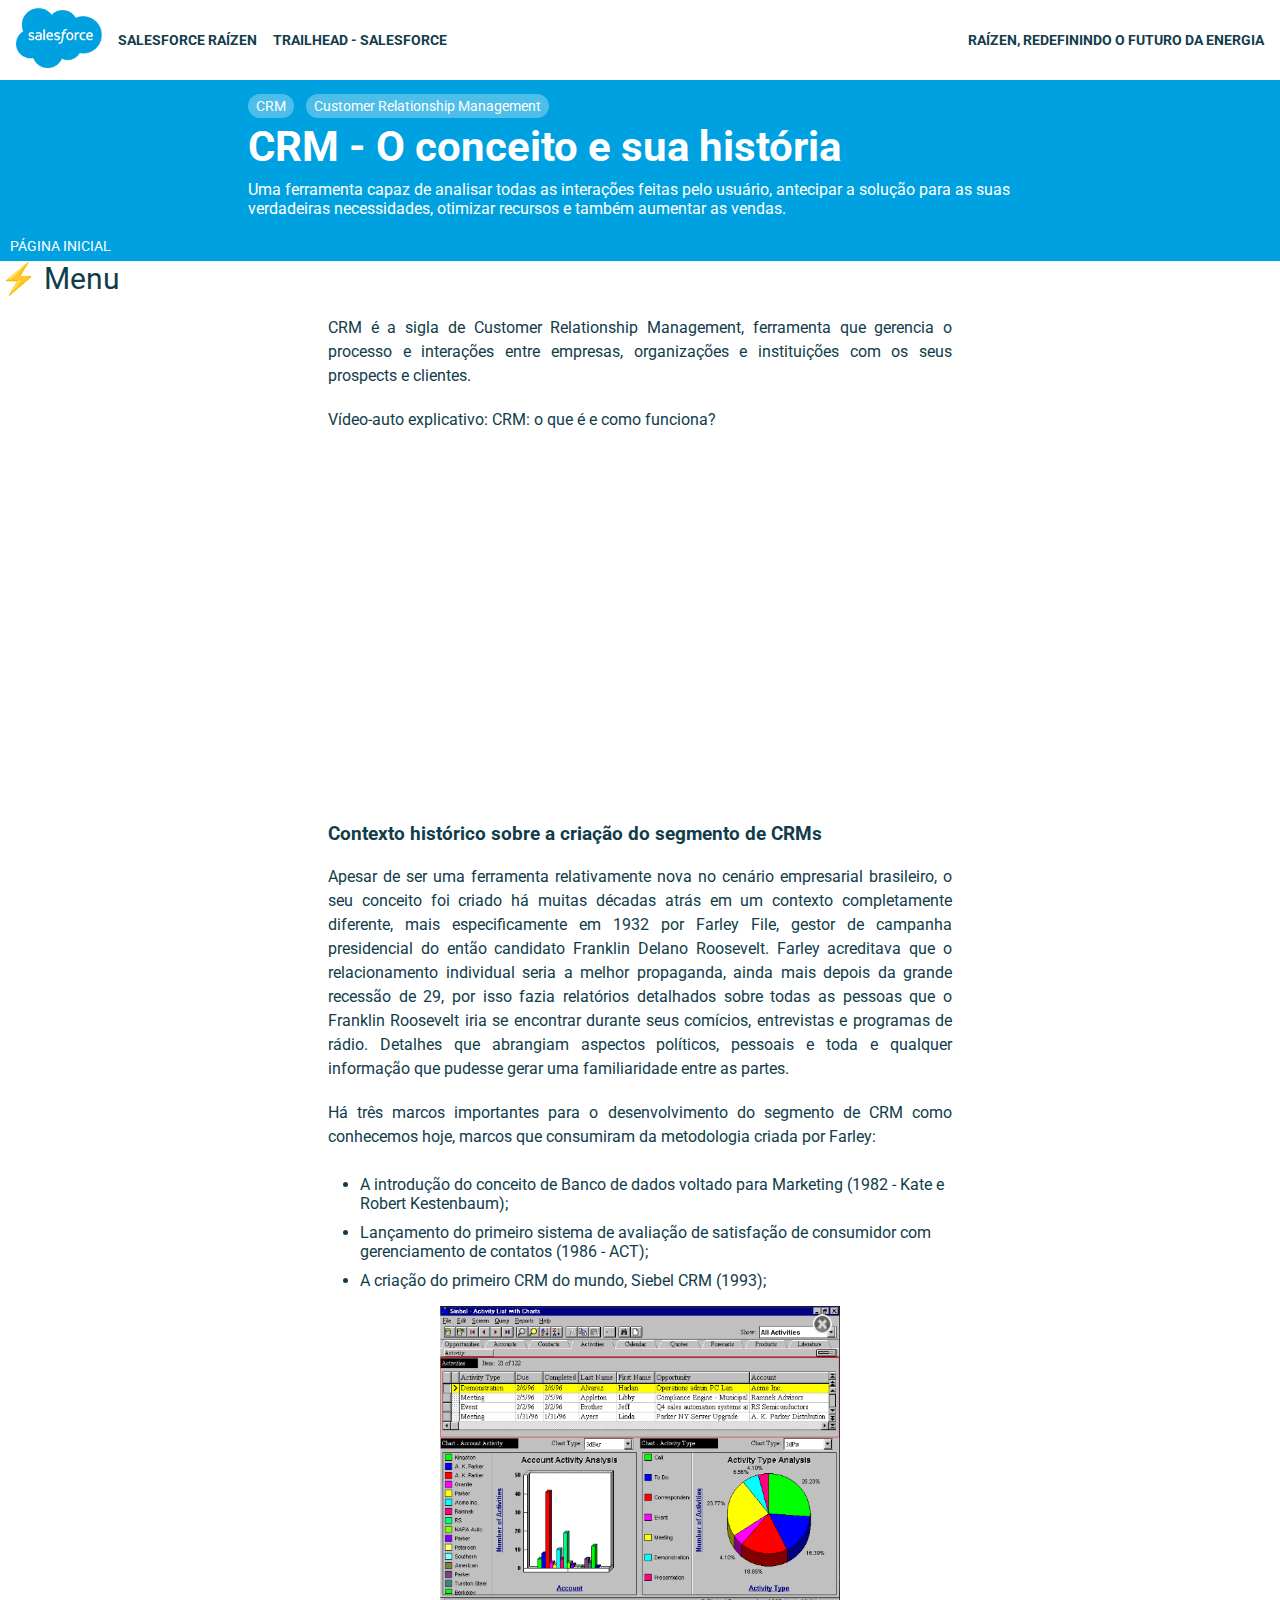
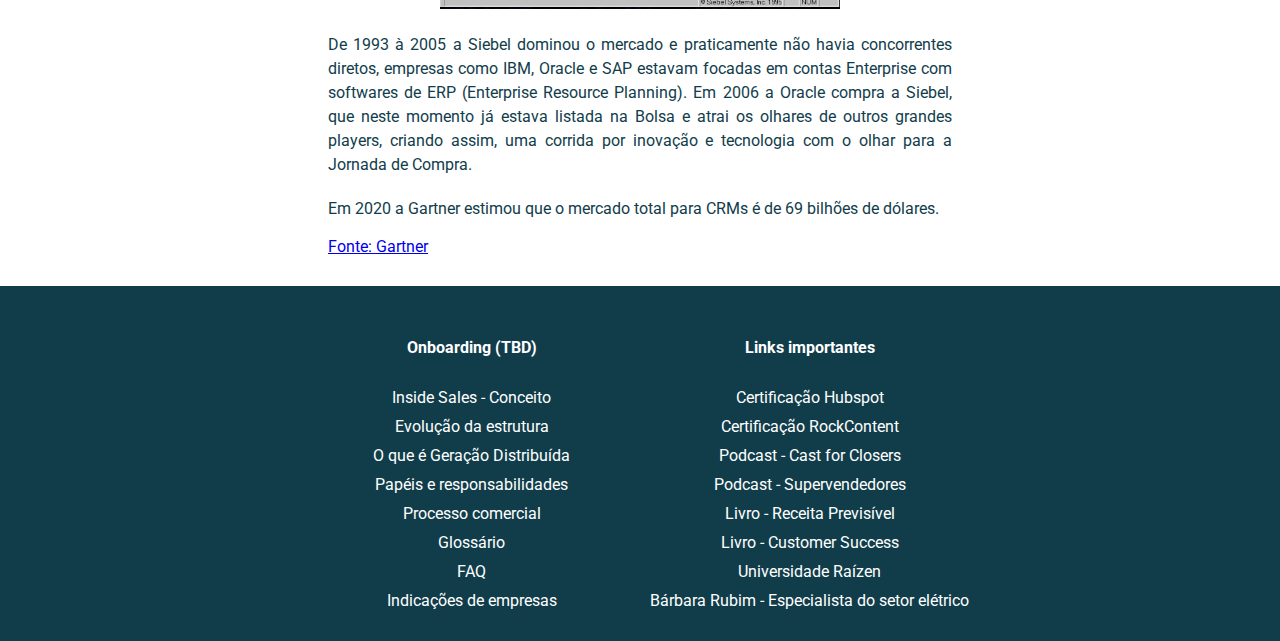
<file: crmconceito.html>
<!DOCTYPE html>
<html lang="pt-BR">

<head>
  <meta charset="utf-8">
  <meta name="viewport" content="width=device-width, initial-scale=1.0">
  <title>CRM - O conceito e sua história</title>
  <link rel="stylesheet" href="style.css">
  <link rel="preconnect" href="https://fonts.googleapis.com">
  <link rel="preconnect" href="https://fonts.gstatic.com" crossorigin>
  <link href="https://fonts.googleapis.com/css2?family=Roboto&display=swap" rel="stylesheet">
</head>

<body>
  <div class="app-bar">
    <div class="app-bar-esquerda">
      <a target="_blank" href="https://www.salesforce.com/br/" class="app-bar-link-logo">
        <img src="salesforcelogo.png" alt="Logo da página" class="app-bar-logo">
      </a>
      <a target="_blank" href="https://revenda360.my.salesforce.com/" class="app-bar-link">SalesForce Raízen</a>
      <a target="_blank" href="https://trailhead.salesforce.com/pt-BR" class="app-bar-link">Trailhead - SalesForce</a>
    </div>
    <div class="app-bar-direita">
      <a href="https://lucasfteixeira.github.io/Projeto-HTML-CSS-Infnet/" class="voltar-mobile">Página Inicial</a>
      <a target="_blank" href="https://www.raizen.com.br/" class="app-bar-link-raizen">Raízen, Redefinindo o futuro da energia</a>
    </div>
  </div>
  <div class="cabecalho">
    <div class="cabecalho-conteudo">
      <div class="lista-tags">
        <span class="tag">CRM</span>
        <span class="tag">Customer Relationship Management</span>
        </div>
      <h1 class="cabecalho-titulo">CRM - O conceito e sua história</h1>
      <p class="cabecalho-descricao">Uma ferramenta capaz de analisar todas as interações feitas pelo usuário, antecipar a solução para as suas verdadeiras necessidades, otimizar recursos e também aumentar as vendas. </p>
    </div>
  </div>
  <div class="botao-menu-voltar">  
    <div class="Voltar"><span><a href="https://lucasfteixeira.github.io/Projeto-HTML-CSS-Infnet/" class="app-bar-link">Página Inicial</a></span> </div>

  <span class="botao-menu" onclick="openNav()">&#9889; Menu</span>
  <script>
    function openNav() {
      document.getElementById("ismenu-lateral").style.width = "350px";
    }
    
    function closeNav() {
      document.getElementById("ismenu-lateral").style.width = "0";
    }
    </script>
       </div>
  <div id="ismenu-lateral" class="menu-lateral">
    <a href="https://lucasfteixeira.github.io/Projeto-HTML-CSS-Infnet/crmconceito">CRM - O conceito</a>
    <a href="https://lucasfteixeira.github.io/Projeto-HTML-CSS-Infnet/salesforceeseuconceito">CRM 1º do Mundo, SalesForce</a>
    <a href="https://lucasfteixeira.github.io/Projeto-HTML-CSS-Infnet/salesforcevsraizen360">SalesForce padrão vs Raízen 360</a>
    <a href="https://lucasfteixeira.github.io/Projeto-HTML-CSS-Infnet/lead">Lead</a>
    <a href="https://lucasfteixeira.github.io/Projeto-HTML-CSS-Infnet/oportunidade">Oportunidade</a>
    <a href="https://lucasfteixeira.github.io/Projeto-HTML-CSS-Infnet/padronizacaodedados">Padronização de dados</a>
    <a href="https://lucasfteixeira.github.io/Projeto-HTML-CSS-Infnet/criacaoderelatorios">Criação de relatórios</a>
    <a href="https://lucasfteixeira.github.io/Projeto-HTML-CSS-Infnet/criacaodepaineis">Criação de painéis</a>
  </div>
   <div class="conteudo">
    <p class="conteudo-paragrafo">CRM é a sigla de Customer Relationship Management, ferramenta que gerencia o processo e interações entre empresas, organizações e instituições com os seus prospects e clientes.    
    </p>
    <p class="conteudo-paragrafo">Vídeo-auto explicativo: CRM: o que é e como funciona? </p>
    <br>
    <div class="videos-youtube">
    <iframe class="ploomes" src="https://www.youtube.com/embed/Lce4NbyBunA" title="YouTube video player" allow="accelerometer; autoplay; clipboard-write; encrypted-media; gyroscope; picture-in-picture; web-share" allowfullscreen>
    </iframe>
    </div>
    <br>
    <h3>Contexto histórico sobre a criação do segmento de CRMs</h3>
    <p class="conteudo-paragrafo">
        Apesar de ser uma ferramenta relativamente nova no cenário empresarial brasileiro, o seu conceito foi criado há muitas décadas atrás em um contexto completamente diferente, 
        mais especificamente em 1932 por Farley File, gestor de campanha presidencial do então candidato Franklin Delano Roosevelt. Farley acreditava que o relacionamento 
        individual seria a melhor propaganda, ainda mais depois da grande recessão de 29, por isso fazia relatórios detalhados sobre todas as pessoas que o Franklin Roosevelt 
        iria se encontrar durante seus comícios, entrevistas e programas de rádio. 
        Detalhes que abrangiam aspectos políticos, pessoais e toda e qualquer informação que pudesse gerar uma familiaridade entre as partes.        
    </p>
    <p class="conteudo-paragrafo">
        Há três marcos importantes para o desenvolvimento do segmento de CRM como conhecemos hoje, marcos que consumiram da metodologia criada por Farley:
    </p>
    <ul>
        <li>A introdução do conceito de Banco de dados voltado para Marketing (1982 - Kate e Robert Kestenbaum);</li>
        <li>Lançamento do primeiro sistema de avaliação de satisfação de consumidor com gerenciamento de contatos (1986 - ACT);</li>
        <li>A criação do primeiro CRM do mundo, Siebel CRM (1993);</li>
    </ul>
    <div class="imagens-responsivas">
    <img src="siebelcrm.png" class="siebelcrm" alt="Siebel CRM">
    </div>   
    <p class="conteudo-paragrafo">
        De 1993 à 2005 a Siebel dominou o mercado e praticamente não havia concorrentes diretos, empresas como IBM, Oracle e SAP estavam focadas em contas Enterprise com softwares de ERP (Enterprise Resource Planning). 
        Em 2006 a Oracle compra a Siebel, que neste momento já estava listada na Bolsa e atrai os olhares de outros grandes players, criando assim, uma corrida por inovação e tecnologia com o olhar para a Jornada de Compra.
    </p>
    <p class="conteudo-paragrafo">Em 2020 a Gartner estimou que o mercado total para CRMs é de 69 bilhões de dólares.</p>
    <p><a href="https://www.gartner.com/en/documents/4001096">Fonte: Gartner</a></p>
  </div>
  <footer>
    <div class="footer-container">
      <div class="footer-grid">      
        <ul>
          <h4>Onboarding (TBD)</h4>
          <li><a href="#" >Inside Sales - Conceito</a></li>
          <li><a href="#" >Evolução da estrutura</a></li>
          <li><a href="#" >O que é Geração Distribuída</a></li>
          <li><a href="#" >Papéis e responsabilidades</a></li>
          <li><a href="#" >Processo comercial</a></li>
          <li><a href="#" >Glossário</a></li>
          <li><a href="#" >FAQ</a></li>
          <li><a href="https://lucasfteixeira.github.io/Projeto-HTML-CSS-Infnet/indicacao">Indicações de empresas</a></li>
        </ul>
      </div>
      <div class="footer-grid-links">      
        <ul>
          <h4>Links importantes</h4>
          <li><a target="_blank" href="https://academy.hubspot.com/pt/courses/inbound?library=true&" >Certificação Hubspot</a></li>
          <li><a target="_blank" href="https://university.br.rockcontent.com/courses/inside-sales-cert" >Certificação RockContent</a></li>
          <li><a target="_blank" href="https://open.spotify.com/show/2gSDMUj7dhWwWhxKZxktWE" >Podcast - Cast for Closers</a></li>
          <li><a target="_blank" href="https://open.spotify.com/show/4U2BlsHRMYGIKpXgAcl613" >Podcast - Supervendedores</a></li>
          <li><a target="_blank" href="https://www.amazon.com.br/Receita-Previs%C3%ADvel-Predictable-Revenue-revolucion%C3%A1ria/dp/8551301179" >Livro - Receita Previsível</a></li>
          <li><a target="_blank" href="https://www.amazon.com.br/Customer-Success-empresas-inovadoras-descobriram-ebook/dp/B075RCJQ5K/ref=sr_1_3?__mk_pt_BR=%C3%85M%C3%85%C5%BD%C3%95%C3%91&crid=3CNQZMUTZ3MID&keywords=customer+success&qid=1676827710&s=books&sprefix=customer+succes%2Cstripbooks%2C241&sr=1-3" >Livro - Customer Success</a></li>
          <li><a target="_blank" href="https://raizen.csod.com/LMS/catalog/Welcome.aspx?tab_page_id=-67&tab_id=-2" >Universidade Raízen</a></li>
          <li><a target="_blank" href="https://www.youtube.com/@abarbararubim/featured" >Bárbara Rubim - Especialista do setor elétrico</a></li>
        </ul>
      </div>
      </div>
  </footer>
</body>

</html>
</file>
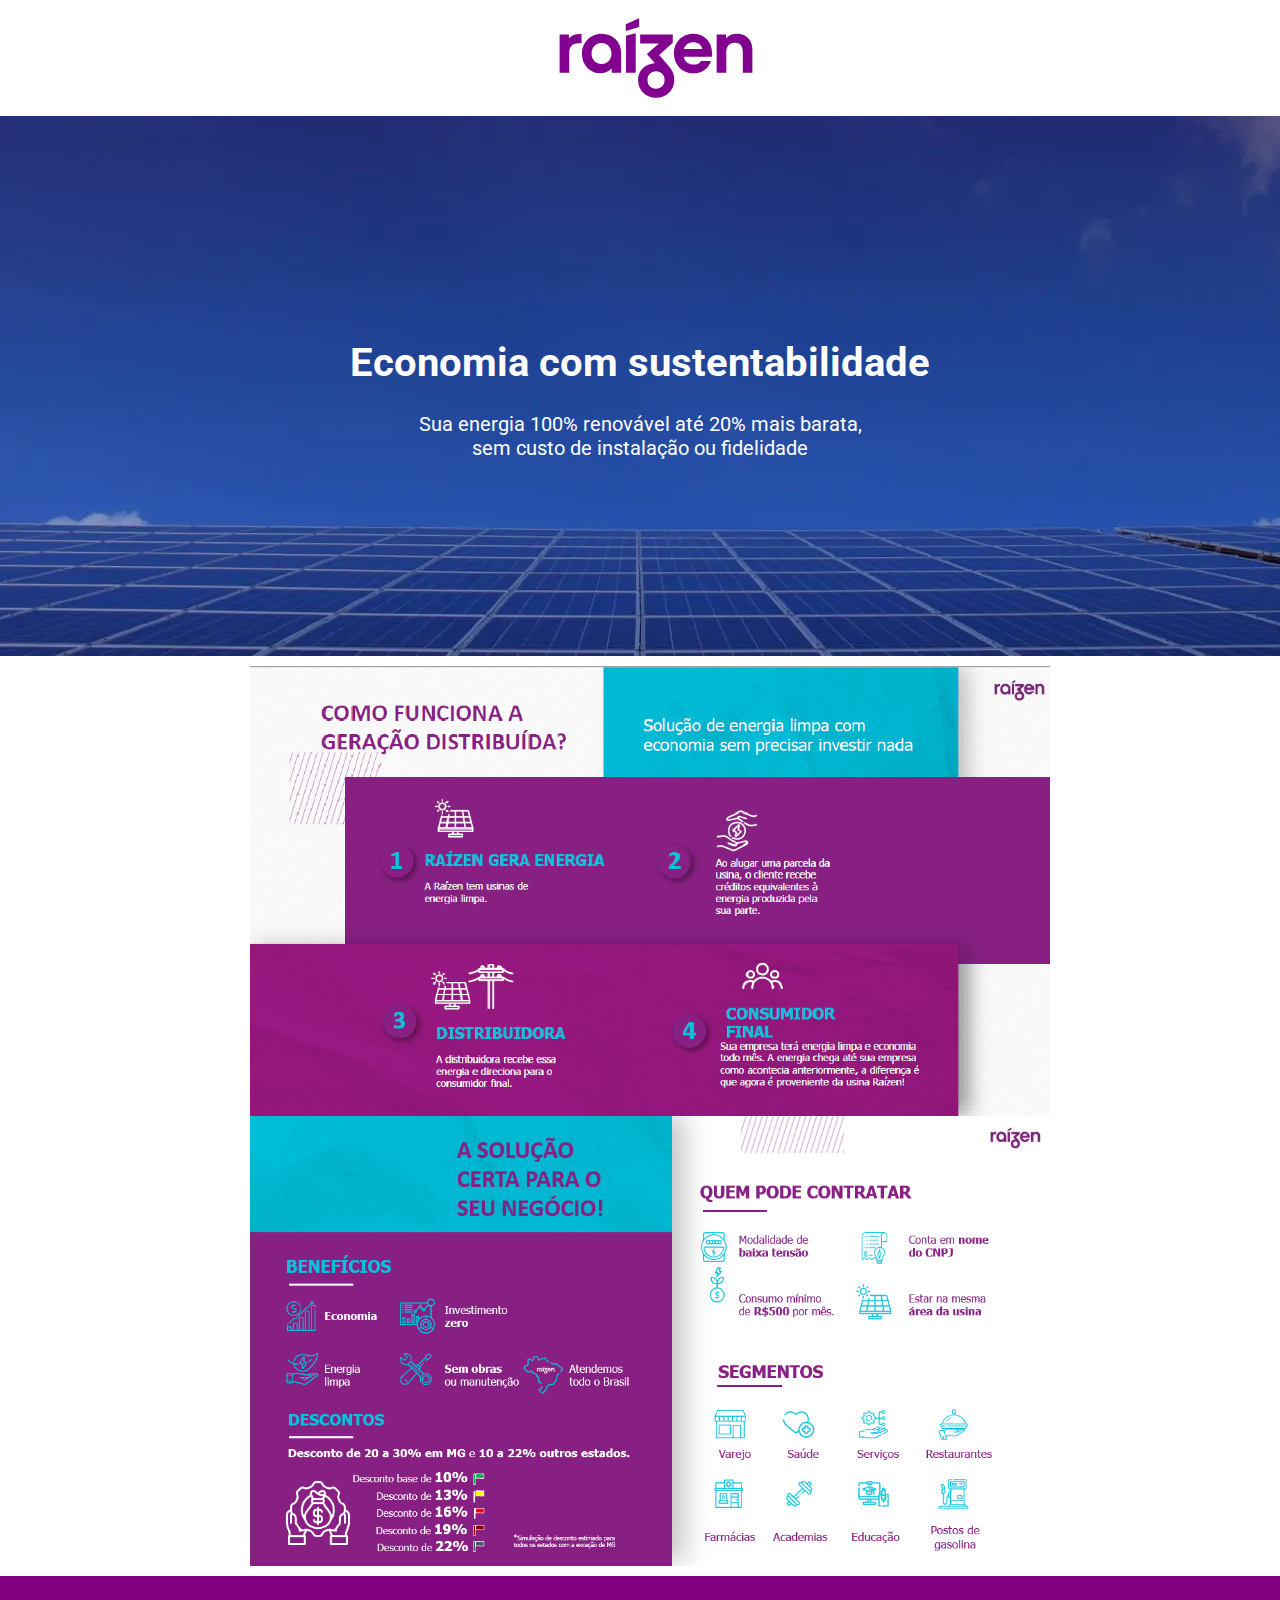
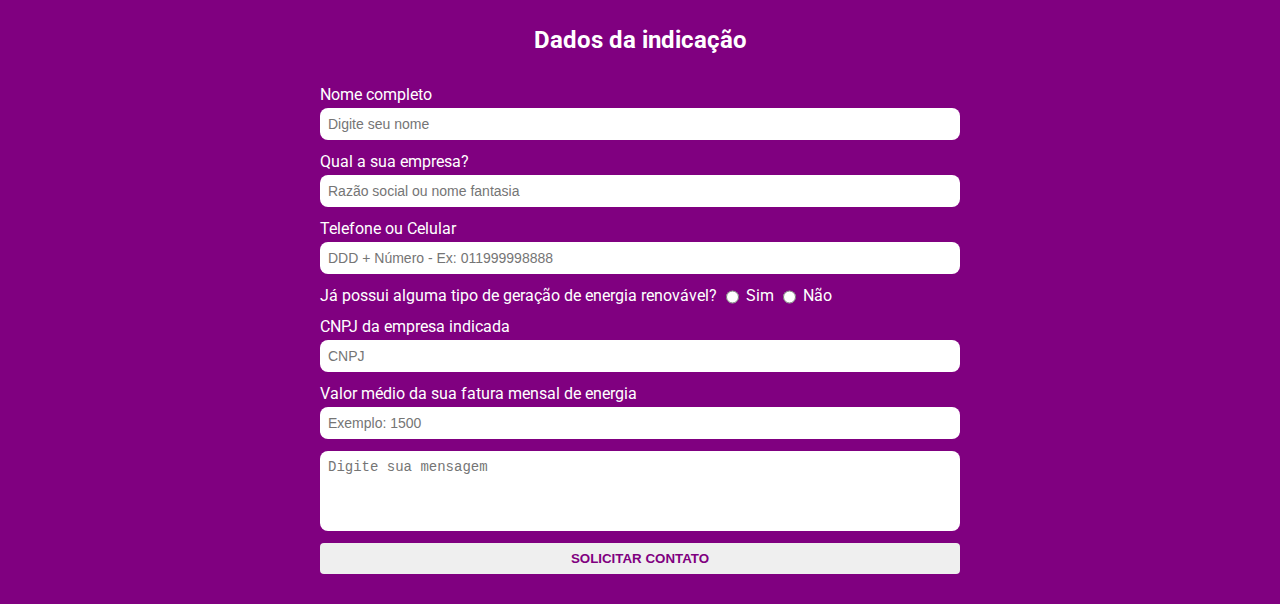
<file: indicacao.html>
<!DOCTYPE html>
<html lang="pt-BR">

<head>
  <meta charset="utf-8">
  <title>Playbook SalesForce</title>
  <link rel="stylesheet" href="indicacao.css">
  <link rel="preconnect" href="https://fonts.googleapis.com">
  <link rel="preconnect" href="https://fonts.gstatic.com" crossorigin>
  <link href="https://fonts.googleapis.com/css2?family=Roboto&display=swap" rel="stylesheet">
  <meta name="viewport" content="width=device-width, initial-scale=1.0">
</head>
<body>
<div class="barra-superior-container">
    <div class="logo-raizen"><img src="logoraizen.svg" alt="Logo Raízen"></div>
</div>
<div class="section">
    <H1>Economia com sustentabilidade</H1>
    <span>Sua energia 100% renovável até 20% mais barata,<br>sem custo de instalação ou fidelidade</span>
</div>

<div class="como-funciona">
    <div class="imagens-responsivas">
    <img src="comofunciona.png" alt="Geração distribuída - Raízen">
    <img src="solucaocerta.png" alt="Geração distribuída - Raízen">
    </div>
</div>

<!-- formulário -->

<div class="form-container">
    <form class="form-indicacao" method="post" action="https://getform.io/f/7fd4e9fd-b14b-4e31-9098-7456343aca59">
        <h2>Dados da indicação</h2>
        <div class="form-item">
            <label for="fnome">Nome completo</label>
            <input type="text" placeholder="Digite seu nome" id="fnome" name="fnome" class="form-campo-texto" required minlength="5" maxlength="40">
        </div>
        <div class="form-item">
            <label for="empresa-nome">Qual a sua empresa?</label>
            <input type="text" placeholder="Razão social ou nome fantasia" id="empresa-nome" name="empresa-nome" class="form-campo-texto" required minlength="5" maxlength="40">
        </div>
        <div class="form-item">
            <label for="celular">Telefone ou Celular</label>
            <input type="tel" placeholder="DDD + Número - Ex: 011999998888" id="celular" name="celular" class="form-campo-texto"    required minlength="11" maxlength="12">    
        </div>
        <div class="form-item-inline">
            <span>Já possui alguma tipo de geração de energia renovável?</span>
            <input type="radio" name="possui-gd" id="sim-ou" class="checkbox" value="Sim" required>
            <label for="sim-ou">Sim</label>
            <input type="radio" name="possui-gd" id="ou-nao" class="checkbox" value="Não" required>
            <label for="ou-nao">Não</label>
        </div>
        <div class="form-item">
            <label for="cnpj">CNPJ da empresa indicada</label>
            <input type="cnpj" placeholder="CNPJ" id="cnpj" name="cnpj" class="form-campo-texto"  required minlength="14" maxlength="14">
        </div>
        <div class="form-item">
            <label for="fatura">Valor médio da sua fatura mensal de energia</label>
            <input type="falor" placeholder="Exemplo: 1500" id="fatura" name="fatura" class="form-campo-texto"  required minlength="3" maxlength="6">    
        </div>
        <div class="form-item">
            <textarea placeholder="Digite sua mensagem" name="form-mensagem" class="form-campo-textarea" rows="4" required minlength="16" maxlength="140"></textarea> 
        </div>
            <div class="form-item">
            <input type="submit" value="Solicitar contato" class="form-botao-enviar">
        </div>
    </form>
</div>




</body>
</file>
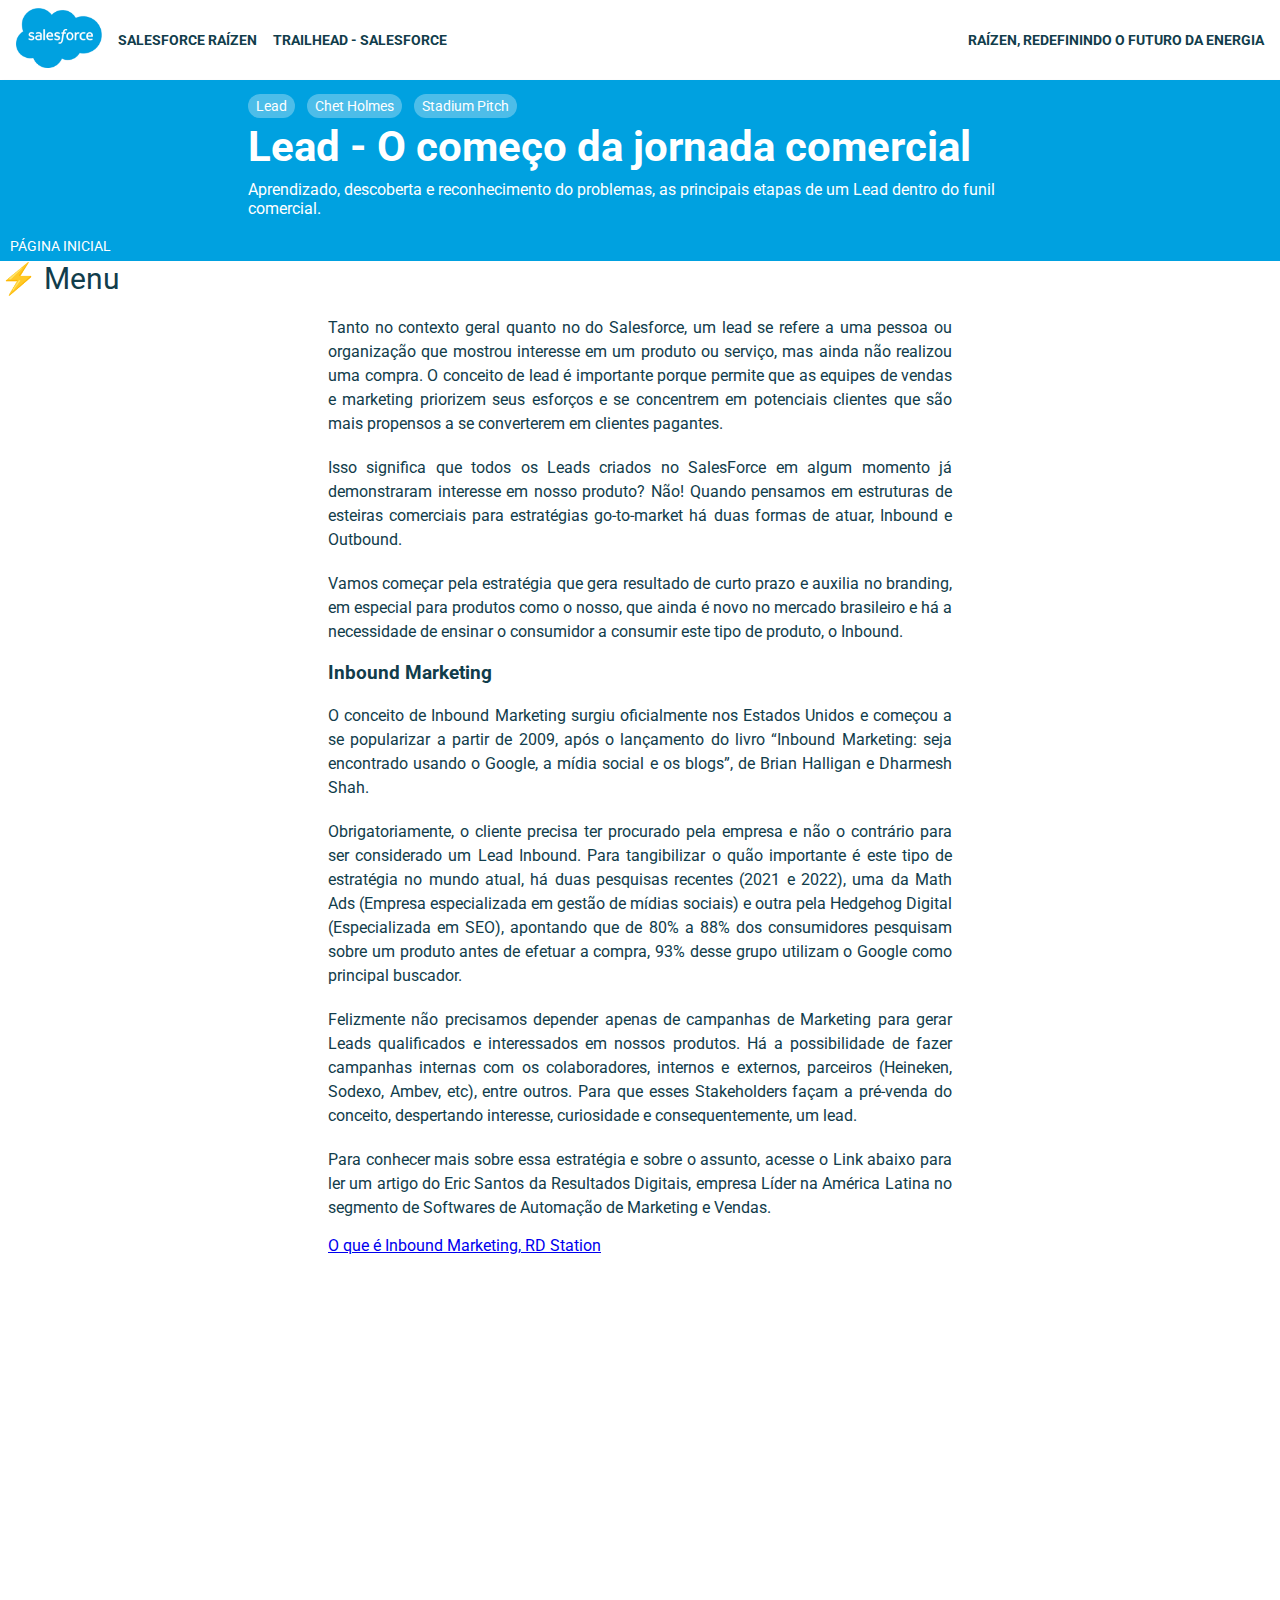
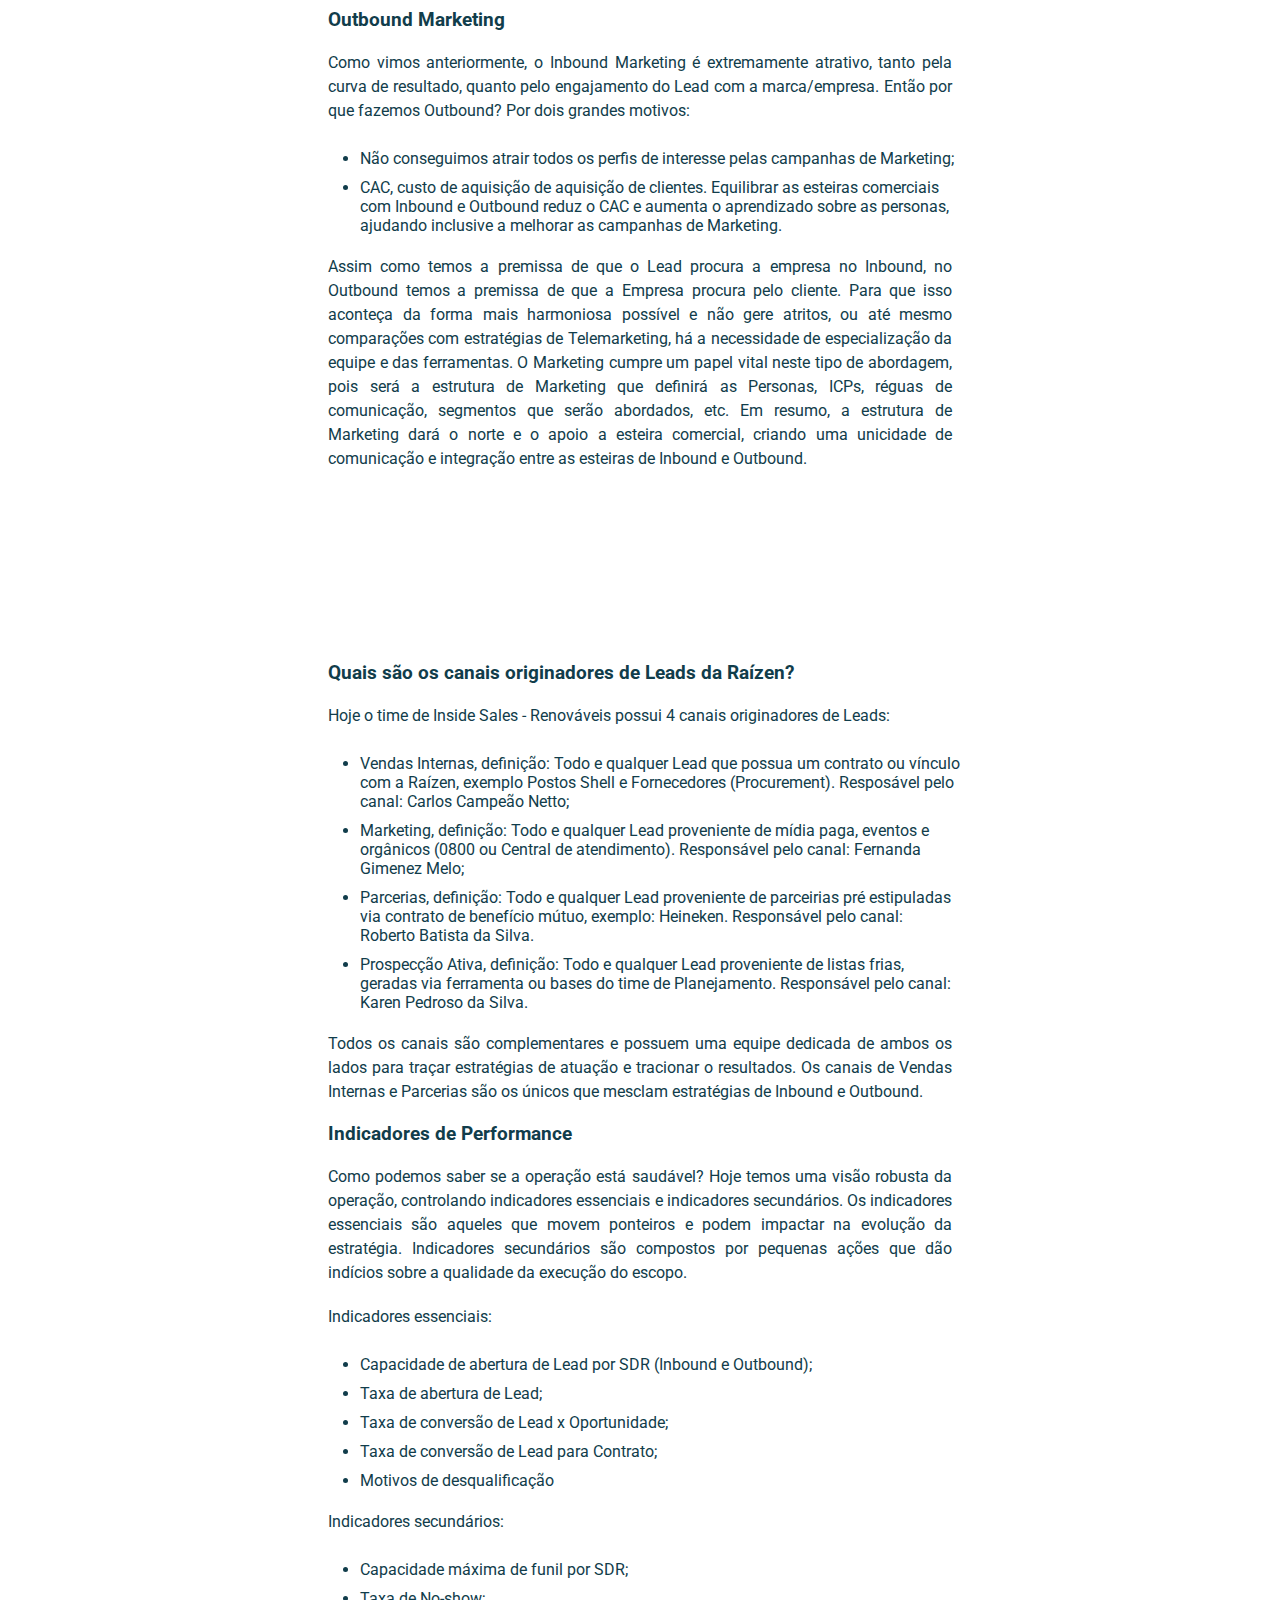
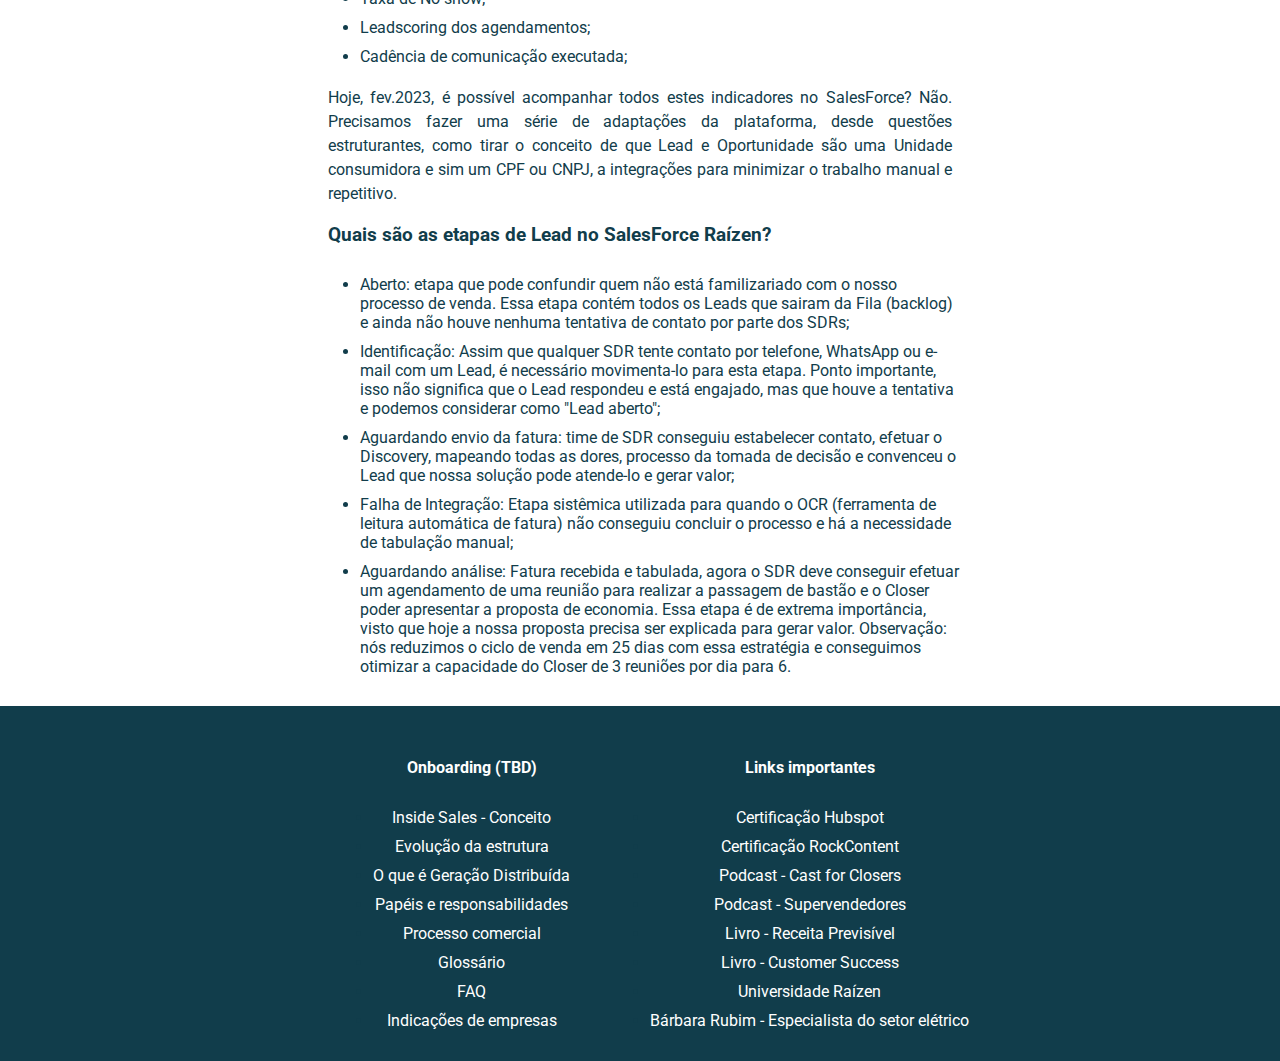
<file: lead.html>
<!DOCTYPE html>
<html lang="pt-BR">

<head>
  <meta charset="utf-8">
  <title>Playbook SalesForce</title>
  <link rel="stylesheet" href="style.css">
  <link rel="preconnect" href="https://fonts.googleapis.com">
  <link rel="preconnect" href="https://fonts.gstatic.com" crossorigin>
  <link href="https://fonts.googleapis.com/css2?family=Roboto&display=swap" rel="stylesheet">
  <meta name="viewport" content="width=device-width, initial-scale=1.0">
</head>

<body>
    <div class="app-bar">
      <div class="app-bar-esquerda">
        <a target="_blank" href="https://www.salesforce.com/br/" class="app-bar-link-logo">
          <img src="salesforcelogo.png" alt="Logo da página" class="app-bar-logo">
        </a>
        <a target="_blank" href="https://revenda360.my.salesforce.com/" class="app-bar-link">SalesForce Raízen</a>
        <a target="_blank" href="https://trailhead.salesforce.com/pt-BR" class="app-bar-link">Trailhead - SalesForce</a>
      </div>
      <div class="app-bar-direita">
        <a href="https://lucasfteixeira.github.io/Projeto-HTML-CSS-Infnet/" class="voltar-mobile">Página Inicial</a>
        <a target="_blank" href="https://www.raizen.com.br/" class="app-bar-link-raizen">Raízen, Redefinindo o futuro da energia</a>
      </div>
    </div>
    <div class="cabecalho">
      <div class="cabecalho-conteudo">
        <div class="lista-tags">
          <span class="tag">Lead</span>
          <span class="tag">Chet Holmes</span>
          <span class="tag">Stadium Pitch</span>
          </div>
        <h1 class="cabecalho-titulo">Lead - O começo da jornada comercial</h1>
        <p class="cabecalho-descricao">Aprendizado, descoberta e reconhecimento do problemas, as principais etapas de um Lead dentro do funil comercial. </p>
      </div>
    </div>
    <div class="botao-menu-voltar">  
      <div class="Voltar"><span><a href="https://lucasfteixeira.github.io/Projeto-HTML-CSS-Infnet/" class="app-bar-link">Página Inicial</a></span> </div>
  
    <span class="botao-menu" onclick="openNav()">&#9889; Menu</span>
    <script>
      function openNav() {
        document.getElementById("ismenu-lateral").style.width = "350px";
      }
      
      function closeNav() {
        document.getElementById("ismenu-lateral").style.width = "0";
      }
      </script>
         </div>
    <div id="ismenu-lateral" class="menu-lateral">
      <a href="javascript:void(0)" class="closebtn" onclick="closeNav()">&times;</a>
      <a href="https://lucasfteixeira.github.io/Projeto-HTML-CSS-Infnet/crmconceito">CRM - O conceito</a>
      <a href="https://lucasfteixeira.github.io/Projeto-HTML-CSS-Infnet/salesforceeseuconceito">CRM 1º do Mundo, SalesForce</a>
      <a href="https://lucasfteixeira.github.io/Projeto-HTML-CSS-Infnet/salesforcevsraizen360">SalesForce padrão vs Raízen 360</a>
      <a href="https://lucasfteixeira.github.io/Projeto-HTML-CSS-Infnet/lead">Lead</a>
      <a href="https://lucasfteixeira.github.io/Projeto-HTML-CSS-Infnet/oportunidade">Oportunidade</a>
      <a href="https://lucasfteixeira.github.io/Projeto-HTML-CSS-Infnet/padronizacaodedados">Padronização de dados</a>
      <a href="https://lucasfteixeira.github.io/Projeto-HTML-CSS-Infnet/criacaoderelatorios">Criação de relatórios</a>
      <a href="https://lucasfteixeira.github.io/Projeto-HTML-CSS-Infnet/criacaodepaineis">Criação de painéis</a>
    </div>
     <div class="conteudo">
      <p class="conteudo-paragrafo">Tanto no contexto geral quanto no do Salesforce, um lead se refere a uma pessoa ou organização que mostrou interesse em 
        um produto ou serviço, mas ainda não realizou uma compra. O conceito de lead é importante porque permite que as equipes de vendas e marketing priorizem seus 
        esforços e se concentrem em potenciais clientes que são mais propensos a se converterem em clientes pagantes.    
      </p>
      <p class="conteudo-paragrafo">Isso significa que todos os Leads criados no SalesForce em algum momento já demonstraram interesse em nosso produto? Não! 
        Quando pensamos em estruturas de esteiras comerciais para estratégias go-to-market há duas formas de atuar, Inbound e Outbound.</p>
      <p class="conteudo-paragrafo">Vamos começar pela estratégia que gera resultado de curto prazo e auxilia no branding, em especial para produtos como o 
        nosso, que ainda é novo no mercado brasileiro e há a necessidade de ensinar o consumidor a consumir este tipo de produto, o Inbound.</p>    
      <h3>Inbound Marketing</h3>
      <p class="conteudo-paragrafo">O conceito de Inbound Marketing surgiu oficialmente nos Estados Unidos e começou a se popularizar a partir de 2009, após 
        o lançamento do livro “Inbound Marketing: seja encontrado usando o Google, a mídia social e os blogs”, de Brian Halligan e Dharmesh Shah. </p>
      <p class="conteudo-paragrafo">Obrigatoriamente, o cliente precisa ter procurado pela empresa e não o contrário para ser considerado um Lead Inbound. 
        Para tangibilizar o quão importante é este tipo de estratégia no mundo atual, há duas pesquisas recentes (2021 e 2022), uma da Math Ads (Empresa 
        especializada em gestão de mídias sociais) e outra pela Hedgehog Digital (Especializada em SEO), apontando que de 80% a 88% dos consumidores pesquisam 
        sobre um produto antes de efetuar a compra, 93% desse grupo utilizam o Google como principal buscador.
      </p>
      <p class="conteudo-paragrafo">Felizmente não precisamos depender apenas de campanhas de Marketing para gerar Leads qualificados e interessados em nossos produtos.
        Há a possibilidade de fazer campanhas internas com os colaboradores, internos e externos, parceiros (Heineken, Sodexo, Ambev, etc), entre outros. Para que esses Stakeholders
        façam a pré-venda do conceito, despertando interesse, curiosidade e consequentemente, um lead.
      </p>
      <p class="conteudo-paragrafo">Para conhecer mais sobre essa estratégia e sobre o assunto, acesse o Link abaixo para ler um artigo do Eric Santos da Resultados Digitais,
        empresa Líder na América Latina no segmento de Softwares de Automação de Marketing e Vendas.</p>
      <p><a href="https://resultadosdigitais.com.br/marketing/o-que-e-inbound-marketing/">O que é Inbound Marketing, RD Station</a></p>       
      <div class="videos-youtube">
        <iframe class="rdstation-funil" src="https://www.youtube.com/embed/KHEtM5ZYSUw" title="YouTube video player" allow="accelerometer; autoplay; clipboard-write; encrypted-media; gyroscope; picture-in-picture; web-share" allowfullscreen></iframe>
        </div>
      <h3>Outbound Marketing</h3>
      <p class="conteudo-paragrafo">Como vimos anteriormente, o Inbound Marketing é extremamente atrativo, tanto pela curva de resultado, quanto pelo engajamento do Lead com a 
        marca/empresa. Então por que fazemos Outbound? Por dois grandes motivos:
        <ul>
            <li>Não conseguimos atrair todos os perfis de interesse pelas campanhas de Marketing;</li>
            <li>CAC, custo de aquisição de aquisição de clientes. Equilibrar as esteiras comerciais com Inbound e Outbound reduz o CAC e aumenta o aprendizado sobre as personas,
                ajudando inclusive a melhorar as campanhas de Marketing.
            </li>
        </ul>    
      </p>
      <p class="conteudo-paragrafo">Assim como temos a premissa de que o Lead procura a empresa no Inbound, no Outbound temos a premissa de que a Empresa procura pelo cliente. Para
        que isso aconteça da forma mais harmoniosa possível e não gere atritos, ou até mesmo comparações com estratégias de Telemarketing, há a necessidade de especialização da equipe
        e das ferramentas. O Marketing cumpre um papel vital neste tipo de abordagem, pois será a estrutura de Marketing que definirá as Personas, ICPs, réguas de comunicação, 
        segmentos que serão abordados, etc. Em resumo, a estrutura de Marketing dará o norte e o apoio a esteira comercial, criando uma unicidade de comunicação e integração entre 
        as esteiras de Inbound e Outbound.
      </p>
      <div class="videos-youtube">
        <iframe class="castforclosers-56" src="https://open.spotify.com/embed/episode/5uuVzIKWqrLKY8vZkKSBhU?utm_source=generator" allowfullscreen="" allow="autoplay; clipboard-write; encrypted-media; fullscreen; picture-in-picture" loading="lazy"></iframe>
      </div>
      <h3>Quais são os canais originadores de Leads da Raízen?</h3>
      <p class="conteudo-paragrafo">Hoje o time de Inside Sales - Renováveis possui 4 canais originadores de Leads:
        <ul>
            <li>Vendas Internas, definição: Todo e qualquer Lead que possua um contrato ou vínculo com a Raízen, exemplo Postos Shell e Fornecedores (Procurement). Resposável
                pelo canal: Carlos Campeão Netto;
            </li>
            <li>Marketing, definição: Todo e qualquer Lead proveniente de mídia paga, eventos e orgânicos (0800 ou Central de atendimento). Responsável pelo canal: Fernanda Gimenez 
                Melo;
            </li>
            <li>Parcerias, definição: Todo e qualquer Lead proveniente de parceirias pré estipuladas via contrato de benefício mútuo, exemplo: Heineken. Responsável pelo canal: 
                Roberto Batista da Silva.
            </li>
            <li>Prospecção Ativa, definição: Todo e qualquer Lead proveniente de listas frias, geradas via ferramenta ou bases do time de Planejamento. Responsável pelo canal: 
                Karen Pedroso da Silva.
            </li>
        </ul>
        <p class="conteudo-paragrafo">Todos os canais são complementares e possuem uma equipe dedicada de ambos os lados para traçar estratégias de atuação e tracionar o resultados. Os
            canais de Vendas Internas e Parcerias são os únicos que mesclam estratégias de Inbound e Outbound.   
      </p>
      <h3>Indicadores de Performance</h3>
      <p class="conteudo-paragrafo"> Como podemos saber se a operação está saudável? Hoje temos uma visão robusta da operação, controlando indicadores essenciais e indicadores secundários.
        Os indicadores essenciais são aqueles que movem ponteiros e podem impactar na evolução da estratégia. Indicadores secundários são compostos por pequenas ações que dão indícios
        sobre a qualidade da execução do escopo.
      </p>
      <p class="conteudo-paragrafo"> Indicadores essenciais:
        <ul>
            <li>Capacidade de abertura de Lead por SDR (Inbound e Outbound);</li>
            <li>Taxa de abertura de Lead;</li>
            <li>Taxa de conversão de Lead x Oportunidade;</li>
            <li>Taxa de conversão de Lead para Contrato;</li>
            <li>Motivos de desqualificação</li>
        </ul>
      </p>
      <p class="conteudo-paragrafo"> Indicadores secundários:
        <ul>
            <li>Capacidade máxima de funil por SDR;</li>
            <li>Taxa de No-show;</li>
            <li>Leadscoring dos agendamentos;</li>
            <li>Cadência de comunicação executada;</li>
        </ul>
      </p>
      <p class="conteudo-paragrafo">Hoje, fev.2023, é possível acompanhar todos estes indicadores no SalesForce? Não. Precisamos fazer uma série de adaptações da plataforma, desde 
        questões estruturantes, como tirar o conceito de que Lead e Oportunidade são uma Unidade consumidora e sim um CPF ou CNPJ, a integrações para minimizar o trabalho manual e 
        repetitivo.
      </p>
      <h3>Quais são as etapas de Lead no SalesForce Raízen?</h3>
            <ul>
            <li>Aberto: etapa que pode confundir quem não está familizariado com o nosso processo de venda. Essa etapa contém todos os Leads que sairam da Fila (backlog) e ainda
                não houve nenhuma tentativa de contato por parte dos SDRs;
            </li>
            <li>Identificação: Assim que qualquer SDR tente contato por telefone, WhatsApp ou e-mail com um Lead, é necessário movimenta-lo para esta etapa. Ponto importante, isso
                não significa que o Lead respondeu e está engajado, mas que houve a tentativa e podemos considerar como "Lead aberto";
            </li>
            <li>Aguardando envio da fatura: time de SDR conseguiu estabelecer contato, efetuar o Discovery, mapeando todas as dores, processo da tomada de decisão e convenceu o Lead
                que nossa solução pode atende-lo e gerar valor;</li>
            <li>Falha de Integração: Etapa sistêmica utilizada para quando o OCR (ferramenta de leitura automática de fatura) não conseguiu concluir o processo e há a necessidade
                de tabulação manual;</li>
            <li>Aguardando análise: Fatura recebida e tabulada, agora o SDR deve conseguir efetuar um agendamento de uma reunião para realizar a passagem de bastão e o Closer poder
                apresentar a proposta de economia. Essa etapa é de extrema importância, visto que hoje a nossa proposta precisa ser explicada para gerar valor. Observação: nós reduzimos
                o ciclo de venda em 25 dias com essa estratégia e conseguimos otimizar a capacidade do Closer de 3 reuniões por dia para 6.
            </li>
        </ul>
    </div>
    <footer>
      <div class="footer-container">
        <div class="footer-grid">      
          <ul>
            <h4>Onboarding (TBD)</h4>
            <li><a href="#" >Inside Sales - Conceito</a></li>
            <li><a href="#" >Evolução da estrutura</a></li>
            <li><a href="#" >O que é Geração Distribuída</a></li>
            <li><a href="#" >Papéis e responsabilidades</a></li>
            <li><a href="#" >Processo comercial</a></li>
            <li><a href="#" >Glossário</a></li>
            <li><a href="#" >FAQ</a></li>
            <li><a href="https://lucasfteixeira.github.io/Projeto-HTML-CSS-Infnet/indicacao">Indicações de empresas</a></li>
          </ul>
        </div>
        <div class="footer-grid-links">      
          <ul>
            <h4>Links importantes</h4>
            <li><a target="_blank" href="https://academy.hubspot.com/pt/courses/inbound?library=true&" >Certificação Hubspot</a></li>
            <li><a target="_blank" href="https://university.br.rockcontent.com/courses/inside-sales-cert" >Certificação RockContent</a></li>
            <li><a target="_blank" href="https://open.spotify.com/show/2gSDMUj7dhWwWhxKZxktWE" >Podcast - Cast for Closers</a></li>
            <li><a target="_blank" href="https://open.spotify.com/show/4U2BlsHRMYGIKpXgAcl613" >Podcast - Supervendedores</a></li>
            <li><a target="_blank" href="https://www.amazon.com.br/Receita-Previs%C3%ADvel-Predictable-Revenue-revolucion%C3%A1ria/dp/8551301179" >Livro - Receita Previsível</a></li>
            <li><a target="_blank" href="https://www.amazon.com.br/Customer-Success-empresas-inovadoras-descobriram-ebook/dp/B075RCJQ5K/ref=sr_1_3?__mk_pt_BR=%C3%85M%C3%85%C5%BD%C3%95%C3%91&crid=3CNQZMUTZ3MID&keywords=customer+success&qid=1676827710&s=books&sprefix=customer+succes%2Cstripbooks%2C241&sr=1-3" >Livro - Customer Success</a></li>
            <li><a target="_blank" href="https://raizen.csod.com/LMS/catalog/Welcome.aspx?tab_page_id=-67&tab_id=-2" >Universidade Raízen</a></li>
            <li><a target="_blank" href="https://www.youtube.com/@abarbararubim/featured" >Bárbara Rubim - Especialista do setor elétrico</a></li>
          </ul>
        </div>
        </div>
    </footer>
  </body>
  
  </html>
</file>
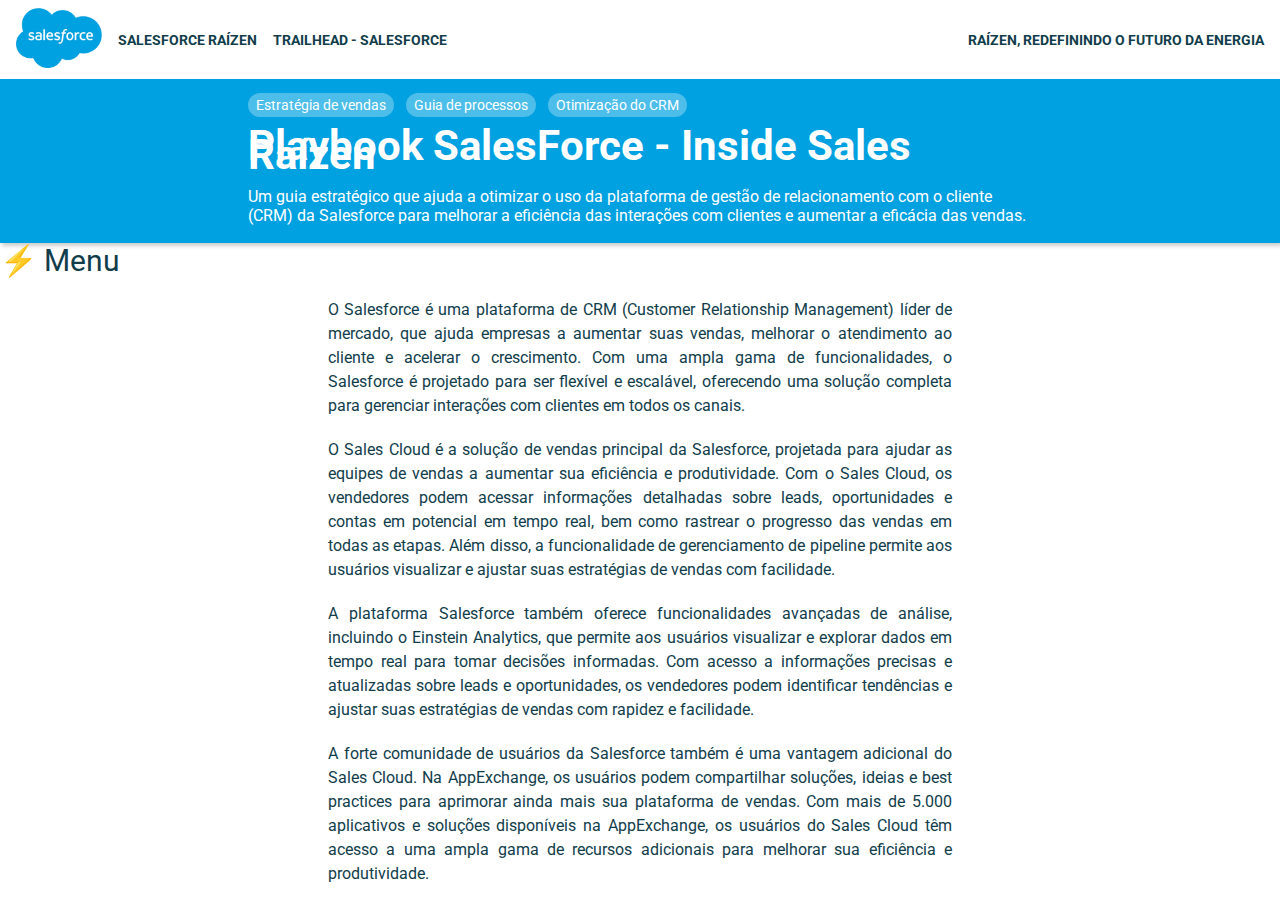
<file: lucasteixeira.html>
<!DOCTYPE html>
<html>

<head>
  <meta charset="utf-8">
  <title>Playbook SalesForce</title>
  <link rel="stylesheet" href="style.css">
  <link rel="preconnect" href="https://fonts.googleapis.com">
  <link rel="preconnect" href="https://fonts.gstatic.com" crossorigin>
  <link href="https://fonts.googleapis.com/css2?family=Roboto&display=swap" rel="stylesheet">
</head>

<body>
    <div class="app-bar">
    <div class="app-bar-esquerda">
      <a target="_blank" href="https://www.salesforce.com/br/" class="app-bar-link">
        <img src="salesforcelogo.png" alt="Logo da página" class="app-bar-logo">
      </a>
      <a target="_blank" href="https://revenda360.my.salesforce.com/" class="app-bar-link">SalesForce Raízen</a>
      <a target="_blank" href="https://trailhead.salesforce.com/pt-BR" class="app-bar-link">Trailhead - SalesForce</a>
    </div>
    <div class="app-bar-direita">
      <a target="_blank" href="https://www.raizen.com.br/" class="app-bar-link">Raízen, Redefinindo o futuro da energia</a>
    </div>
  </div>
  <div class="cabecalho">
    <div class="cabecalho-conteudo">
      <div class="lista-tags">
        <span class="tag">Estratégia de vendas</span>
        <span class="tag">Guia de processos</span>
        <span class="tag">Otimização do CRM</span>
      </div>
      <h1 class="cabecalho-titulo">Playbook SalesForce - Inside Sales Raízen </h1>
      <p class="cabecalho-descricao">Um guia estratégico que ajuda a otimizar o uso da plataforma de gestão de relacionamento com o cliente (CRM) da Salesforce para melhorar a eficiência das interações com clientes e aumentar a eficácia das vendas.</p>
    </div>
  </div>
  <span class="botao-menu" style="font-size:30px;cursor:pointer" onclick="openNav()">&#9889; Menu</span>
  <script>
    function openNav() {
      document.getElementById("ismenu-lateral").style.width = "350px";
    }
    
    function closeNav() {
      document.getElementById("ismenu-lateral").style.width = "0";
    }
    </script>
       
  <div id="ismenu-lateral" class="menu-lateral">
    <a href="javascript:void(0)" class="closebtn" onclick="closeNav()">&times;</a>
    <a href="file:///C:/Users/lucas/Projeto%20HTML+CSS%20Infnet/crmconceito.html">CRM - Entendendo o conceito</a>
    <a href="#">Diferenças entre SalesForce padrão e o Raízen 360</a>
    <a href="#">Divisão de componentes e seu impacto no dia a dia</a>
    <a href="#">Lead</a>
    <a href="#">Oportunidade</a>
    <a href="#">Padronização de dados e relatórios</a>
    <a href="#">Criação de relatórios e modelos</a>
    <a href="#">Criação de painéis e modelos</a>
  </div>
   <div class="conteudo">
    <p class="conteudo-paragrafo">O Salesforce é uma plataforma de CRM (Customer Relationship Management) líder de mercado, que ajuda empresas a aumentar suas vendas, 
        melhorar o atendimento ao cliente e acelerar o crescimento. Com uma ampla gama de funcionalidades, o Salesforce é projetado para ser flexível e escalável, 
        oferecendo uma solução completa para gerenciar interações com clientes em todos os canais.      
    </p>
    <p class="conteudo-paragrafo">
        O Sales Cloud é a solução de vendas principal da Salesforce, projetada para ajudar as equipes de vendas a aumentar sua eficiência e produtividade. 
        Com o Sales Cloud, os vendedores podem acessar informações detalhadas sobre leads, oportunidades e contas em potencial em tempo real, 
        bem como rastrear o progresso das vendas em todas as etapas. Além disso, a funcionalidade de gerenciamento de pipeline permite aos usuários visualizar e
         ajustar suas estratégias de vendas com facilidade.
    </p>
    <p class="conteudo-paragrafo">
        A plataforma Salesforce também oferece funcionalidades avançadas de análise, incluindo o Einstein Analytics, que permite aos usuários visualizar e 
        explorar dados em tempo real para tomar decisões informadas. Com acesso a informações precisas e atualizadas sobre leads e oportunidades, 
        os vendedores podem identificar tendências e ajustar suas estratégias de vendas com rapidez e facilidade.
    </p>
    <p class="conteudo-paragrafo">
        A forte comunidade de usuários da Salesforce também é uma vantagem adicional do Sales Cloud. Na AppExchange, os usuários podem compartilhar soluções, 
        ideias e best practices para aprimorar ainda mais sua plataforma de vendas. Com mais de 5.000 aplicativos e soluções disponíveis na AppExchange, 
        os usuários do Sales Cloud têm acesso a uma ampla gama de recursos adicionais para melhorar sua eficiência e produtividade.
    </p>
  </div>
<footer>
  <div></div>
</footer>
</body>

</html>
</file>
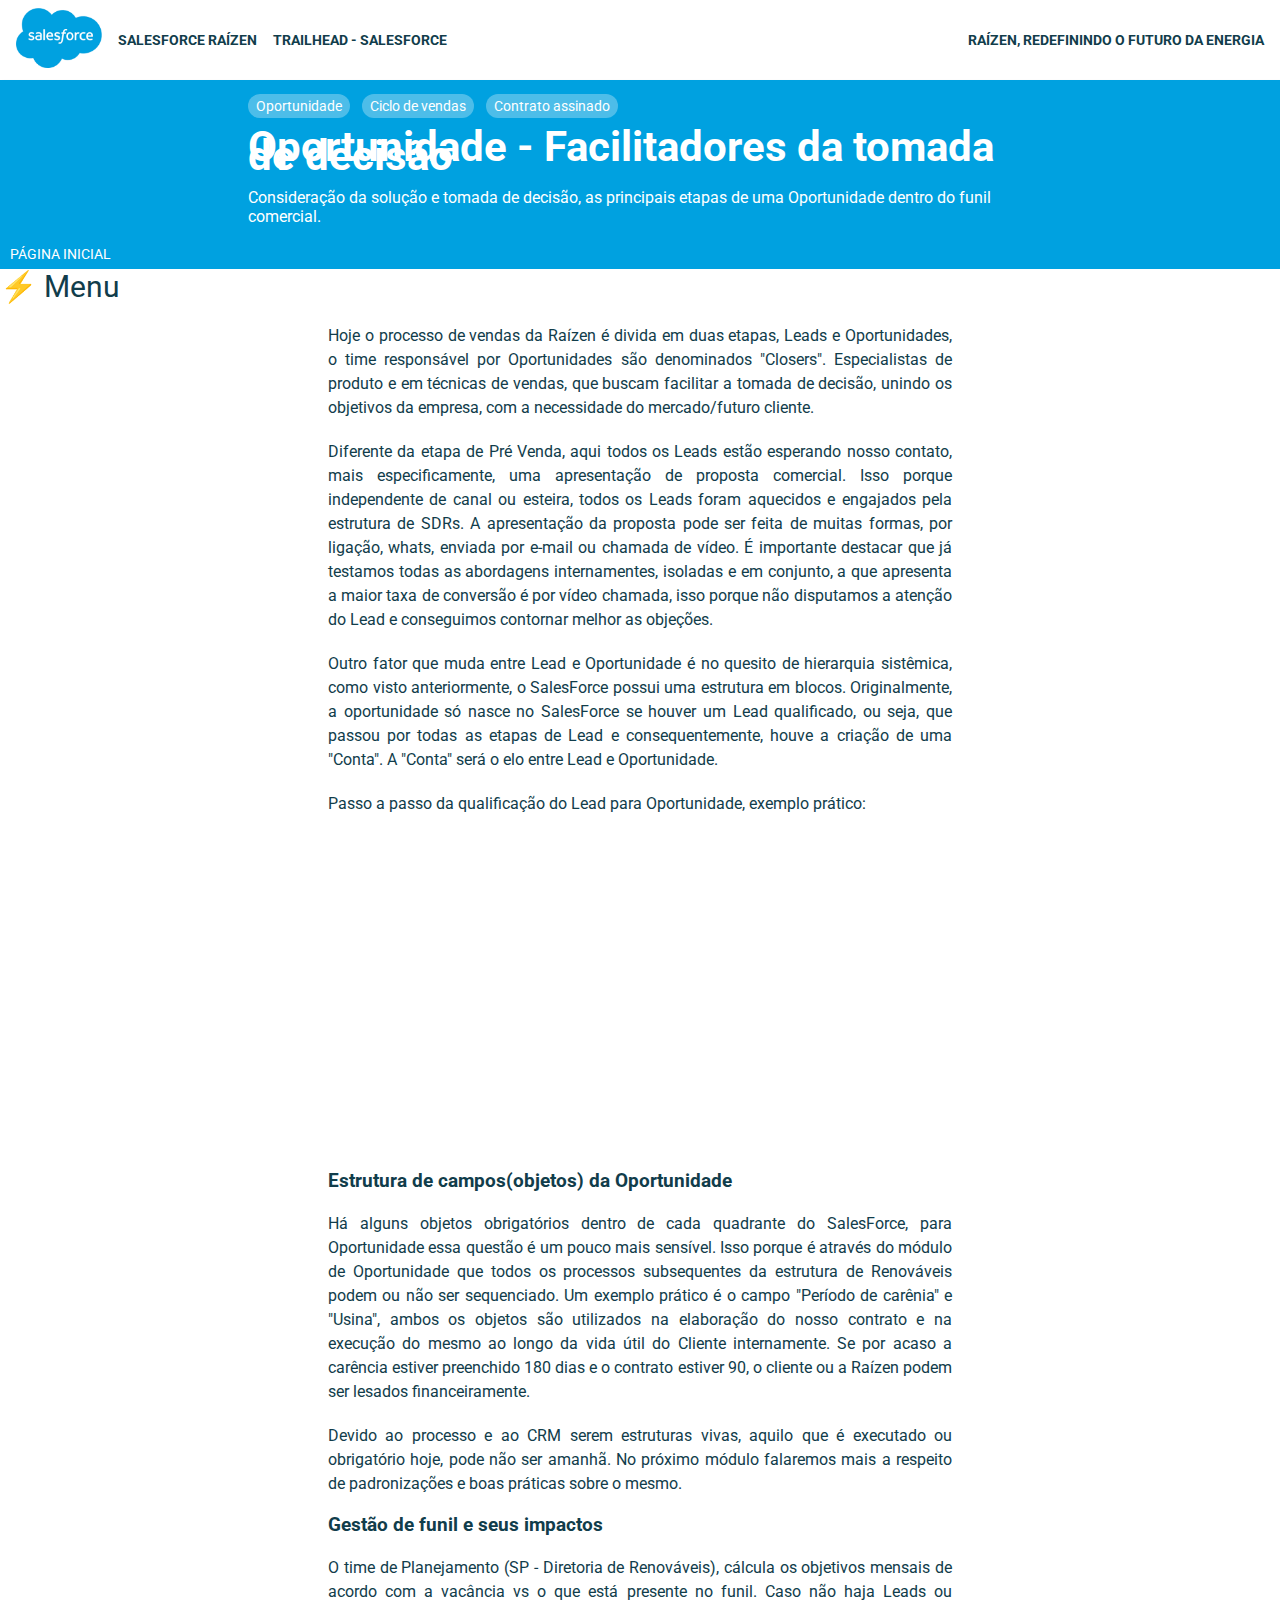
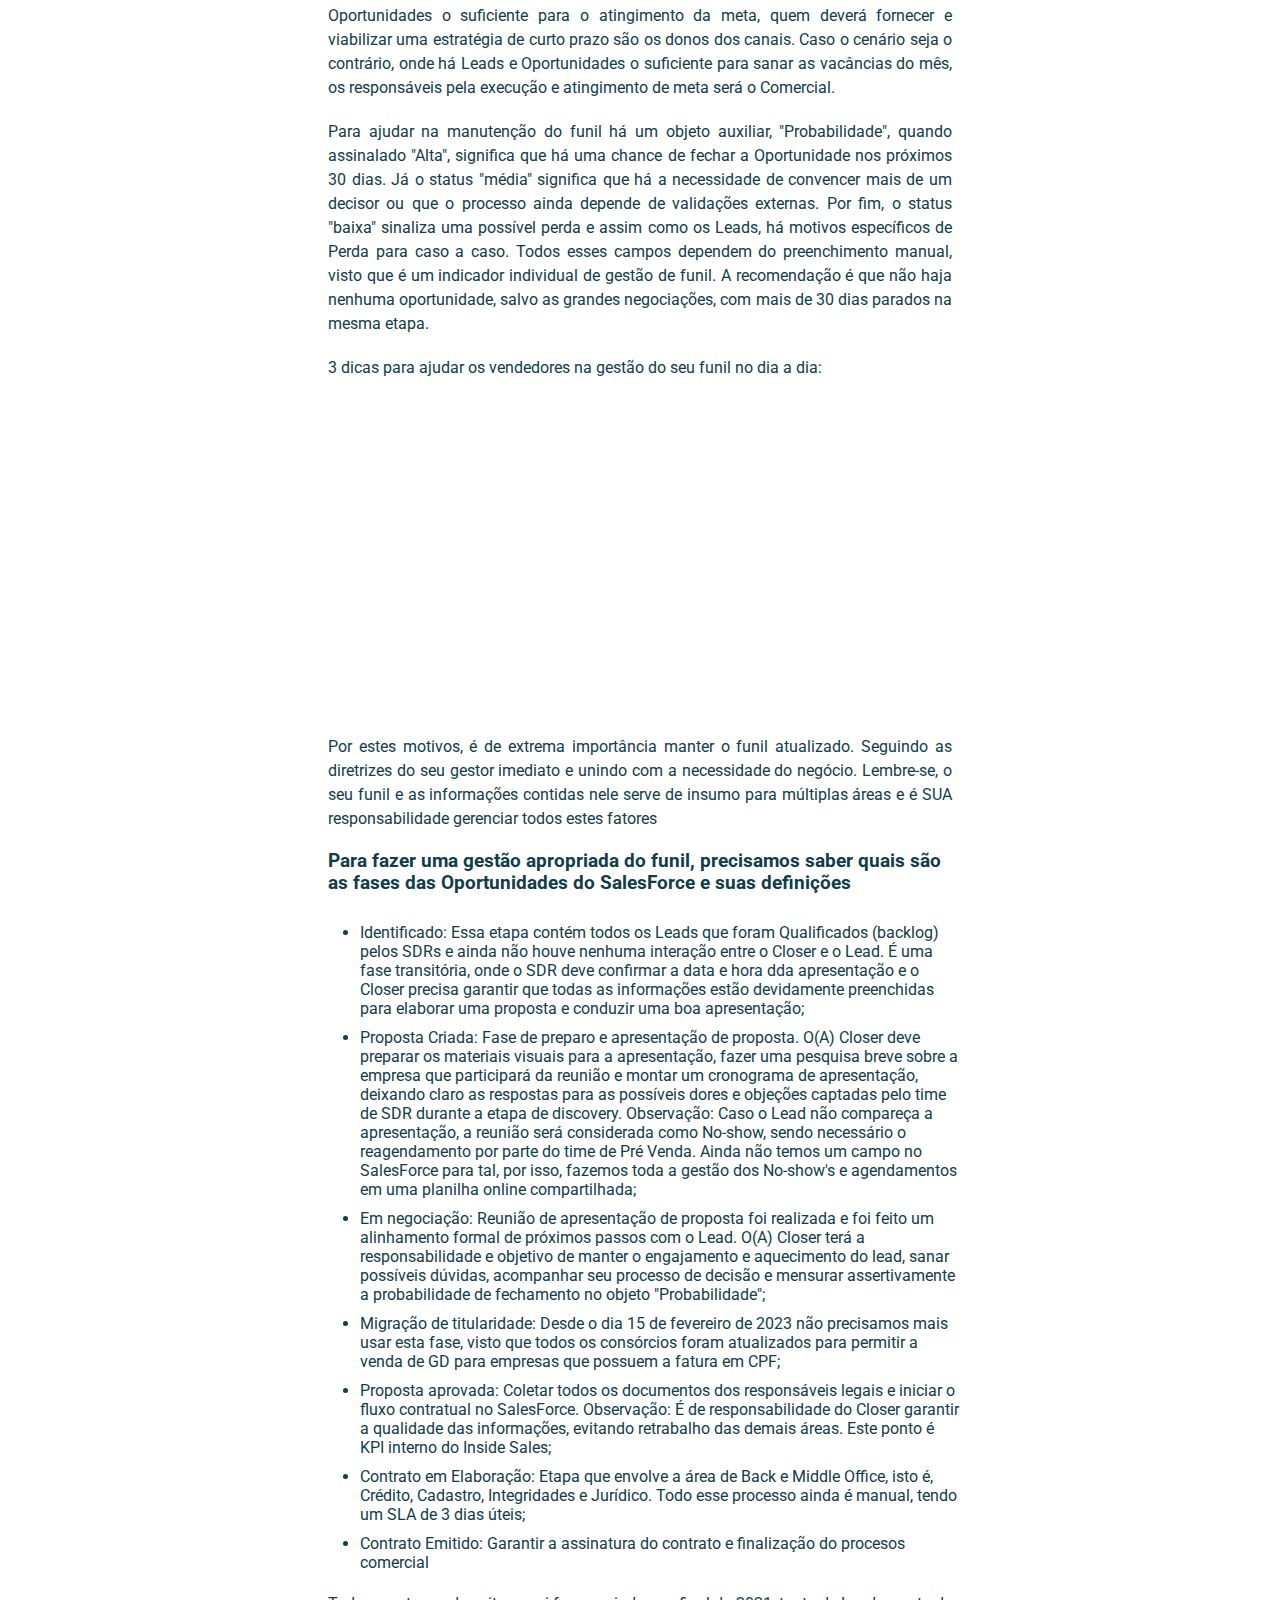
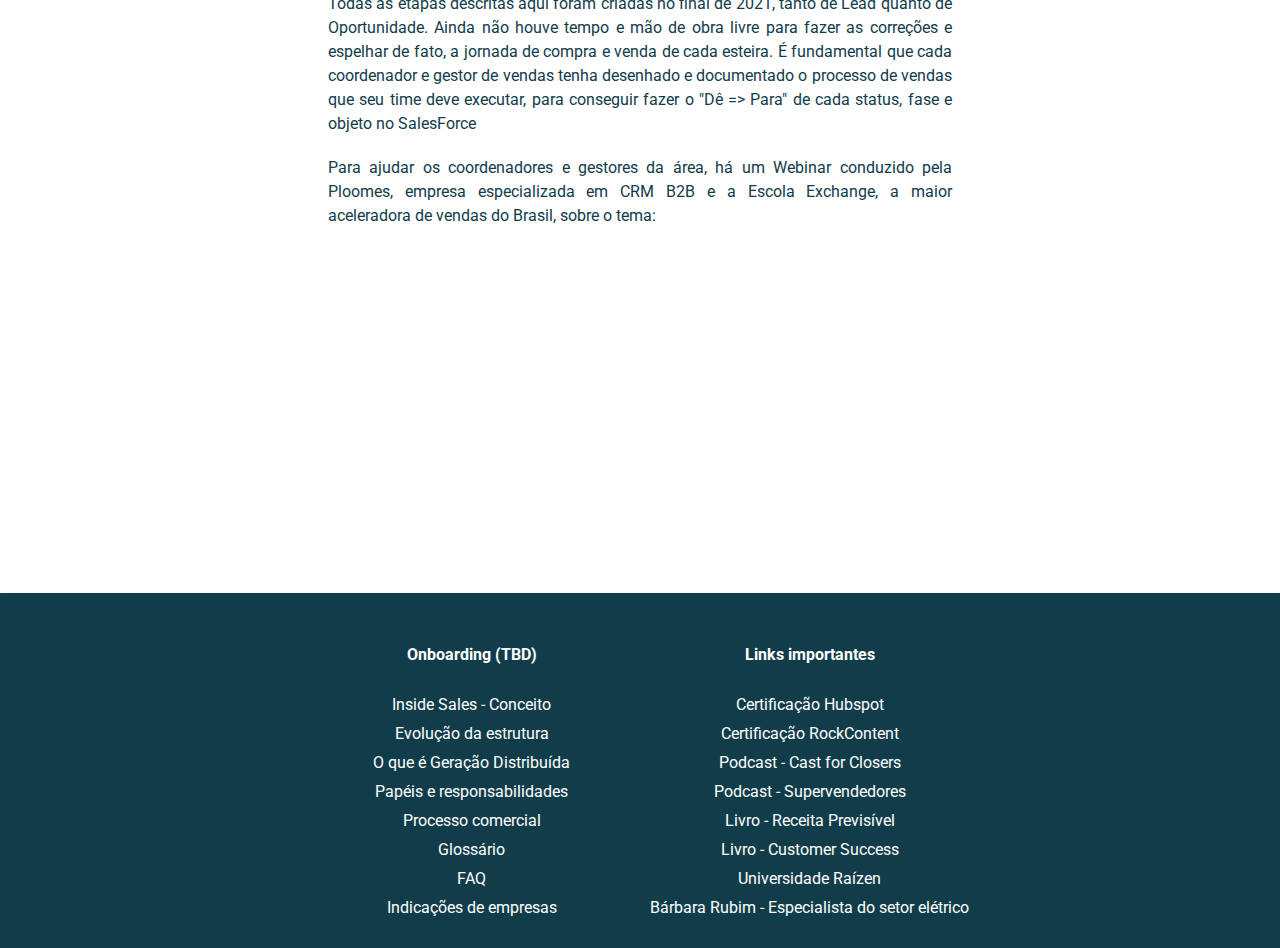
<file: oportunidade.html>
<!DOCTYPE html>
<html lang="pt-BR">

<head>
  <meta charset="utf-8">
  <title>Playbook SalesForce</title>
  <link rel="stylesheet" href="style.css">
  <link rel="preconnect" href="https://fonts.googleapis.com">
  <link rel="preconnect" href="https://fonts.gstatic.com" crossorigin>
  <link href="https://fonts.googleapis.com/css2?family=Roboto&display=swap" rel="stylesheet">
  <meta name="viewport" content="width=device-width, initial-scale=1.0">
</head>

<body>
    <div class="app-bar">
      <div class="app-bar-esquerda">
        <a target="_blank" href="https://www.salesforce.com/br/" class="app-bar-link-logo">
          <img src="salesforcelogo.png" alt="Logo da página" class="app-bar-logo">
        </a>
        <a target="_blank" href="https://revenda360.my.salesforce.com/" class="app-bar-link">SalesForce Raízen</a>
        <a target="_blank" href="https://trailhead.salesforce.com/pt-BR" class="app-bar-link">Trailhead - SalesForce</a>
      </div>
      <div class="app-bar-direita">
        <a href="https://lucasfteixeira.github.io/Projeto-HTML-CSS-Infnet/" class="voltar-mobile">Página Inicial</a>
        <a target="_blank" href="https://www.raizen.com.br/" class="app-bar-link-raizen">Raízen, Redefinindo o futuro da energia</a>
      </div>
    </div>
    <div class="cabecalho">
      <div class="cabecalho-conteudo">
        <div class="lista-tags">
          <span class="tag">Oportunidade</span>
          <span class="tag">Ciclo de vendas</span>
          <span class="tag">Contrato assinado</span>
          </div>
        <h1 class="cabecalho-titulo">Oportunidade - Facilitadores da tomada de decisão</h1>
        <p class="cabecalho-descricao">Consideração da solução e tomada de decisão, as principais etapas de uma Oportunidade dentro do funil comercial. </p>
      </div>
    </div>
    <div class="botao-menu-voltar">  
      <div class="Voltar"><span><a href="https://lucasfteixeira.github.io/Projeto-HTML-CSS-Infnet/" class="app-bar-link">Página Inicial</a></span> </div>
  
    <span class="botao-menu" onclick="openNav()">&#9889; Menu</span>
    <script>
      function openNav() {
        document.getElementById("ismenu-lateral").style.width = "350px";
      }
      
      function closeNav() {
        document.getElementById("ismenu-lateral").style.width = "0";
      }
      </script>
         </div>
    <div id="ismenu-lateral" class="menu-lateral">
      <a href="javascript:void(0)" class="closebtn" onclick="closeNav()">&times;</a>
      <a href="https://lucasfteixeira.github.io/Projeto-HTML-CSS-Infnet/crmconceito">CRM - O conceito</a>
      <a href="https://lucasfteixeira.github.io/Projeto-HTML-CSS-Infnet/salesforceeseuconceito">CRM 1º do Mundo, SalesForce</a>
      <a href="https://lucasfteixeira.github.io/Projeto-HTML-CSS-Infnet/salesforcevsraizen360">SalesForce padrão vs Raízen 360</a>
      <a href="https://lucasfteixeira.github.io/Projeto-HTML-CSS-Infnet/lead">Lead</a>
      <a href="https://lucasfteixeira.github.io/Projeto-HTML-CSS-Infnet/oportunidade">Oportunidade</a>
      <a href="https://lucasfteixeira.github.io/Projeto-HTML-CSS-Infnet/padronizacaodedados">Padronização de dados</a>
      <a href="https://lucasfteixeira.github.io/Projeto-HTML-CSS-Infnet/criacaoderelatorios">Criação de relatórios</a>
      <a href="https://lucasfteixeira.github.io/Projeto-HTML-CSS-Infnet/criacaodepaineis">Criação de painéis</a>
    </div>
     <div class="conteudo">
      <p class="conteudo-paragrafo">Hoje o processo de vendas da Raízen é divida em duas etapas, Leads e Oportunidades, o time responsável por Oportunidades são denominados "Closers".
        Especialistas de produto e em técnicas de vendas, que buscam facilitar a tomada de decisão, unindo os objetivos da empresa, com a necessidade do mercado/futuro cliente.
      </p>
      <p class="conteudo-paragrafo">Diferente da etapa de Pré Venda, aqui todos os Leads estão esperando nosso contato, mais especificamente, uma apresentação de proposta comercial. 
        Isso porque independente de canal ou esteira, todos os Leads foram aquecidos e engajados pela estrutura de SDRs. A apresentação da proposta pode ser feita de muitas formas,
        por ligação, whats, enviada por e-mail ou chamada de vídeo. É importante destacar que já testamos todas as abordagens internamentes, isoladas e em conjunto, a que apresenta
        a maior taxa de conversão é por vídeo chamada, isso porque não disputamos a atenção do Lead e conseguimos contornar melhor as objeções. </p>
      <p class="conteudo-paragrafo">Outro fator que muda entre Lead e Oportunidade é no quesito de hierarquia sistêmica, como visto anteriormente, o SalesForce possui uma estrutura 
        em blocos. Originalmente, a oportunidade só nasce no SalesForce se houver um Lead qualificado, ou seja, que passou por todas as etapas de Lead e consequentemente, houve a 
        criação de uma "Conta". A "Conta" será o elo entre Lead e Oportunidade. 
      </p>
      <p class="conteudo-paragrafo">Passo a passo da qualificação do Lead para Oportunidade, exemplo prático:</p>   
      <div class="videos-youtube">
        <iframe class="leoshimura-qualificacao" src="https://minhaticloud-my.sharepoint.com/personal/cs334803_minhati_com_br/_layouts/15/embed.aspx?UniqueId=fcff37be-5052-4586-8e9d-f171657c7376&embed=%7B%22ust%22%3Atrue%2C%22hv%22%3A%22CopyEmbedCode%22%7D&referrer=StreamWebApp&referrerScenario=EmbedDialog.Create" scrolling="no" allowfullscreen title="QUALIFICAÇÃO DE LEADS - SF.mp4"></iframe>
      </div> 
      <h3>Estrutura de campos(objetos) da Oportunidade</h3>
      <p class="conteudo-paragrafo">Há alguns objetos obrigatórios dentro de cada quadrante do SalesForce, para Oportunidade essa questão é um pouco mais sensível. Isso porque
        é através do módulo de Oportunidade que todos os processos subsequentes da estrutura de Renováveis podem ou não ser sequenciado. Um exemplo prático é o campo "Período de 
        carênia" e "Usina", ambos os objetos são utilizados na elaboração do nosso contrato e na execução do mesmo ao longo da vida útil do Cliente internamente. Se por acaso a 
        carência estiver preenchido 180 dias e o contrato estiver 90, o cliente ou a Raízen podem ser lesados financeiramente. 
    </p>
      <p class="conteudo-paragrafo">Devido ao processo e ao CRM serem estruturas vivas, aquilo que é executado ou obrigatório hoje, pode não ser amanhã. No próximo módulo falaremos
        mais a respeito de padronizações e boas práticas sobre o mesmo.
      </p>
      <h3>Gestão de funil e seus impactos</h3>
      <p class="conteudo-paragrafo">O time de Planejamento (SP - Diretoria de Renováveis), cálcula os objetivos mensais de acordo com a vacância vs o que está presente no funil.
        Caso não haja Leads ou Oportunidades o suficiente para o atingimento da meta, quem deverá fornecer e viabilizar uma estratégia de curto prazo são os donos dos canais. Caso 
        o cenário seja o contrário, onde há Leads e Oportunidades o suficiente para sanar as vacâncias do mês, os responsáveis pela execução e atingimento de meta será o Comercial.
      </p>
      <p class="conteudo-paragrafo">Para ajudar na manutenção do funil há um objeto auxiliar, "Probabilidade", quando assinalado "Alta", significa que há uma chance de fechar a Oportunidade
        nos próximos 30 dias. Já o status "média" significa que há a necessidade de convencer mais de um decisor ou que o processo ainda depende de validações externas. Por fim, o status
        "baixa" sinaliza uma possível perda e assim como os Leads, há motivos específicos de Perda para caso a caso. Todos esses campos dependem do preenchimento manual, visto que
        é um indicador individual de gestão de funil. A recomendação é que não haja nenhuma oportunidade, salvo as grandes negociações, com mais de 30 dias parados na mesma etapa.
      </p>
      <p class="conteudo-paragrafo">3 dicas para ajudar os vendedores na gestão do seu funil no dia a dia:</p>       
      <div class="videos-youtube">    
<iframe class="supervendedores-3dicas" src="https://www.youtube.com/embed/Y-T9hBvUof4?start=27" title="YouTube video player" allow="accelerometer; autoplay; clipboard-write; encrypted-media; gyroscope; picture-in-picture; web-share" allowfullscreen></iframe>
        </div>
      <p class="conteudo-paragrafo">Por estes motivos, é de extrema importância manter o funil atualizado. Seguindo as diretrizes do seu gestor imediato e unindo com a necessidade
        do negócio. Lembre-se, o seu funil e as informações contidas nele serve de insumo para múltiplas áreas e é SUA responsabilidade gerenciar todos estes fatores</p>
      <h3>Para fazer uma gestão apropriada do funil, precisamos saber quais são as fases das Oportunidades do SalesForce e suas definições</h3> 
      <ul>
        <li>Identificado: Essa etapa contém todos os Leads que foram Qualificados (backlog) pelos SDRs e ainda não houve nenhuma interação entre o Closer e o Lead. É uma fase
            transitória, onde o SDR deve confirmar a data e hora dda apresentação e o Closer precisa garantir que todas as informações estão devidamente preenchidas para elaborar
            uma proposta e conduzir uma boa apresentação;
        </li>
        <li>Proposta Criada: Fase de preparo e apresentação de proposta. O(A) Closer deve preparar os materiais visuais para a apresentação, fazer uma pesquisa breve sobre a empresa
            que participará da reunião e montar um cronograma de apresentação, deixando claro as respostas para as possíveis dores e objeções captadas pelo time de SDR durante a etapa
            de discovery. Observação: Caso o Lead não compareça a apresentação, a reunião será considerada como No-show, sendo necessário o reagendamento por parte do time de Pré Venda.
            Ainda não temos um campo no SalesForce para tal, por isso, fazemos toda a gestão dos No-show's e agendamentos em uma planilha online compartilhada;
        </li>
        <li>Em negociação: Reunião de apresentação de proposta foi realizada e foi feito um alinhamento formal de próximos passos com o Lead. O(A) Closer terá a responsabilidade e objetivo
            de manter o engajamento e aquecimento do lead, sanar possíveis dúvidas, acompanhar seu processo de decisão e mensurar assertivamente a probabilidade de fechamento no objeto 
            "Probabilidade";
        </li>
        <li>Migração de titularidade: Desde o dia 15 de fevereiro de 2023 não precisamos mais usar esta fase, visto que todos os consórcios foram atualizados para permitir a venda de GD 
            para empresas que possuem a fatura em CPF;
        </li>
        <li>Proposta aprovada: Coletar todos os documentos dos responsáveis legais e iniciar o fluxo contratual no SalesForce. Observação: É de responsabilidade do Closer garantir a qualidade
            das informações, evitando retrabalho das demais áreas. Este ponto é KPI interno do Inside Sales;
        </li>
        <li>Contrato em Elaboração: Etapa que envolve a área de Back e Middle Office, isto é, Crédito, Cadastro, Integridades e Jurídico. Todo esse processo ainda é manual, tendo um SLA de
            3 dias úteis;
        </li>
        <li>Contrato Emitido: Garantir a assinatura do contrato e finalização do procesos comercial</li>
    </ul>
       <p class="conteudo-paragrafo">Todas as etapas descritas aqui foram criadas no final de 2021, tanto de Lead quanto de Oportunidade. Ainda não houve tempo e mão de obra livre
        para fazer as correções e espelhar de fato, a jornada de compra e venda de cada esteira. É fundamental que cada coordenador e gestor de vendas tenha desenhado e documentado
        o processo de vendas que seu time deve executar, para conseguir fazer o "Dê => Para" de cada status, fase e objeto no SalesForce
       </p>
       <p class="conteudo-paragrafo">Para ajudar os coordenadores e gestores da área, há um Webinar conduzido pela Ploomes, empresa especializada em CRM B2B e a Escola Exchange,
        a maior aceleradora de vendas do Brasil, sobre o tema:</p>
        <div class="videos-youtube">
            <iframe class="ploomes-exchange"src="https://www.youtube.com/embed/Gyc7smMriIM?start=297" title="YouTube video player" allow="accelerometer; autoplay; clipboard-write; encrypted-media; gyroscope; picture-in-picture; web-share" allowfullscreen></iframe>
        </div>      
    </div>
    <footer>
      <div class="footer-container">
        <div class="footer-grid">      
          <ul>
            <h4>Onboarding (TBD)</h4>
            <li><a href="#" >Inside Sales - Conceito</a></li>
            <li><a href="#" >Evolução da estrutura</a></li>
            <li><a href="#" >O que é Geração Distribuída</a></li>
            <li><a href="#" >Papéis e responsabilidades</a></li>
            <li><a href="#" >Processo comercial</a></li>
            <li><a href="#" >Glossário</a></li>
            <li><a href="#" >FAQ</a></li>
            <li><a href="https://lucasfteixeira.github.io/Projeto-HTML-CSS-Infnet/indicacao">Indicações de empresas</a></li>
          </ul>
        </div>
        <div class="footer-grid-links">      
          <ul>
            <h4>Links importantes</h4>
            <li><a target="_blank" href="https://academy.hubspot.com/pt/courses/inbound?library=true&" >Certificação Hubspot</a></li>
            <li><a target="_blank" href="https://university.br.rockcontent.com/courses/inside-sales-cert" >Certificação RockContent</a></li>
            <li><a target="_blank" href="https://open.spotify.com/show/2gSDMUj7dhWwWhxKZxktWE" >Podcast - Cast for Closers</a></li>
            <li><a target="_blank" href="https://open.spotify.com/show/4U2BlsHRMYGIKpXgAcl613" >Podcast - Supervendedores</a></li>
            <li><a target="_blank" href="https://www.amazon.com.br/Receita-Previs%C3%ADvel-Predictable-Revenue-revolucion%C3%A1ria/dp/8551301179" >Livro - Receita Previsível</a></li>
            <li><a target="_blank" href="https://www.amazon.com.br/Customer-Success-empresas-inovadoras-descobriram-ebook/dp/B075RCJQ5K/ref=sr_1_3?__mk_pt_BR=%C3%85M%C3%85%C5%BD%C3%95%C3%91&crid=3CNQZMUTZ3MID&keywords=customer+success&qid=1676827710&s=books&sprefix=customer+succes%2Cstripbooks%2C241&sr=1-3" >Livro - Customer Success</a></li>
            <li><a target="_blank" href="https://raizen.csod.com/LMS/catalog/Welcome.aspx?tab_page_id=-67&tab_id=-2" >Universidade Raízen</a></li>
            <li><a target="_blank" href="https://www.youtube.com/@abarbararubim/featured" >Bárbara Rubim - Especialista do setor elétrico</a></li>
          </ul>
        </div>
        </div>
    </footer>
  </body>
  
  </html>
</file>
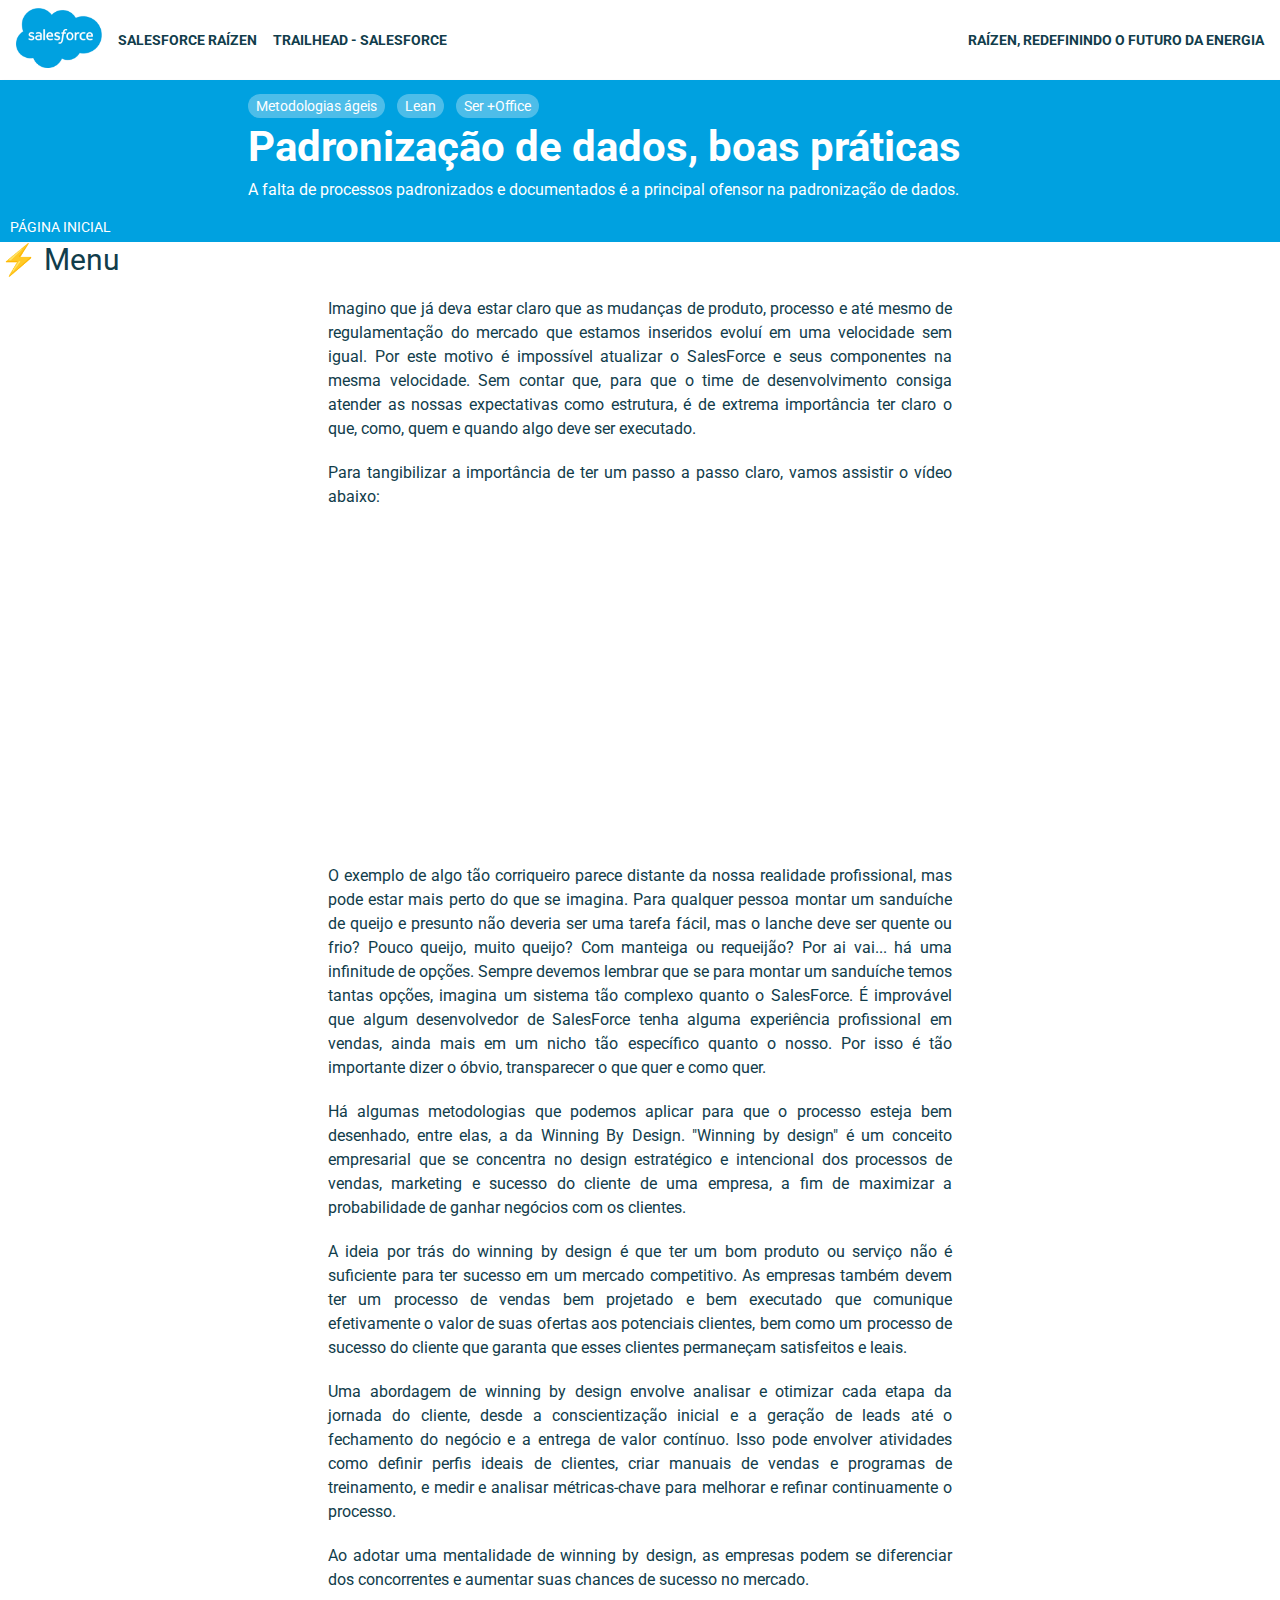
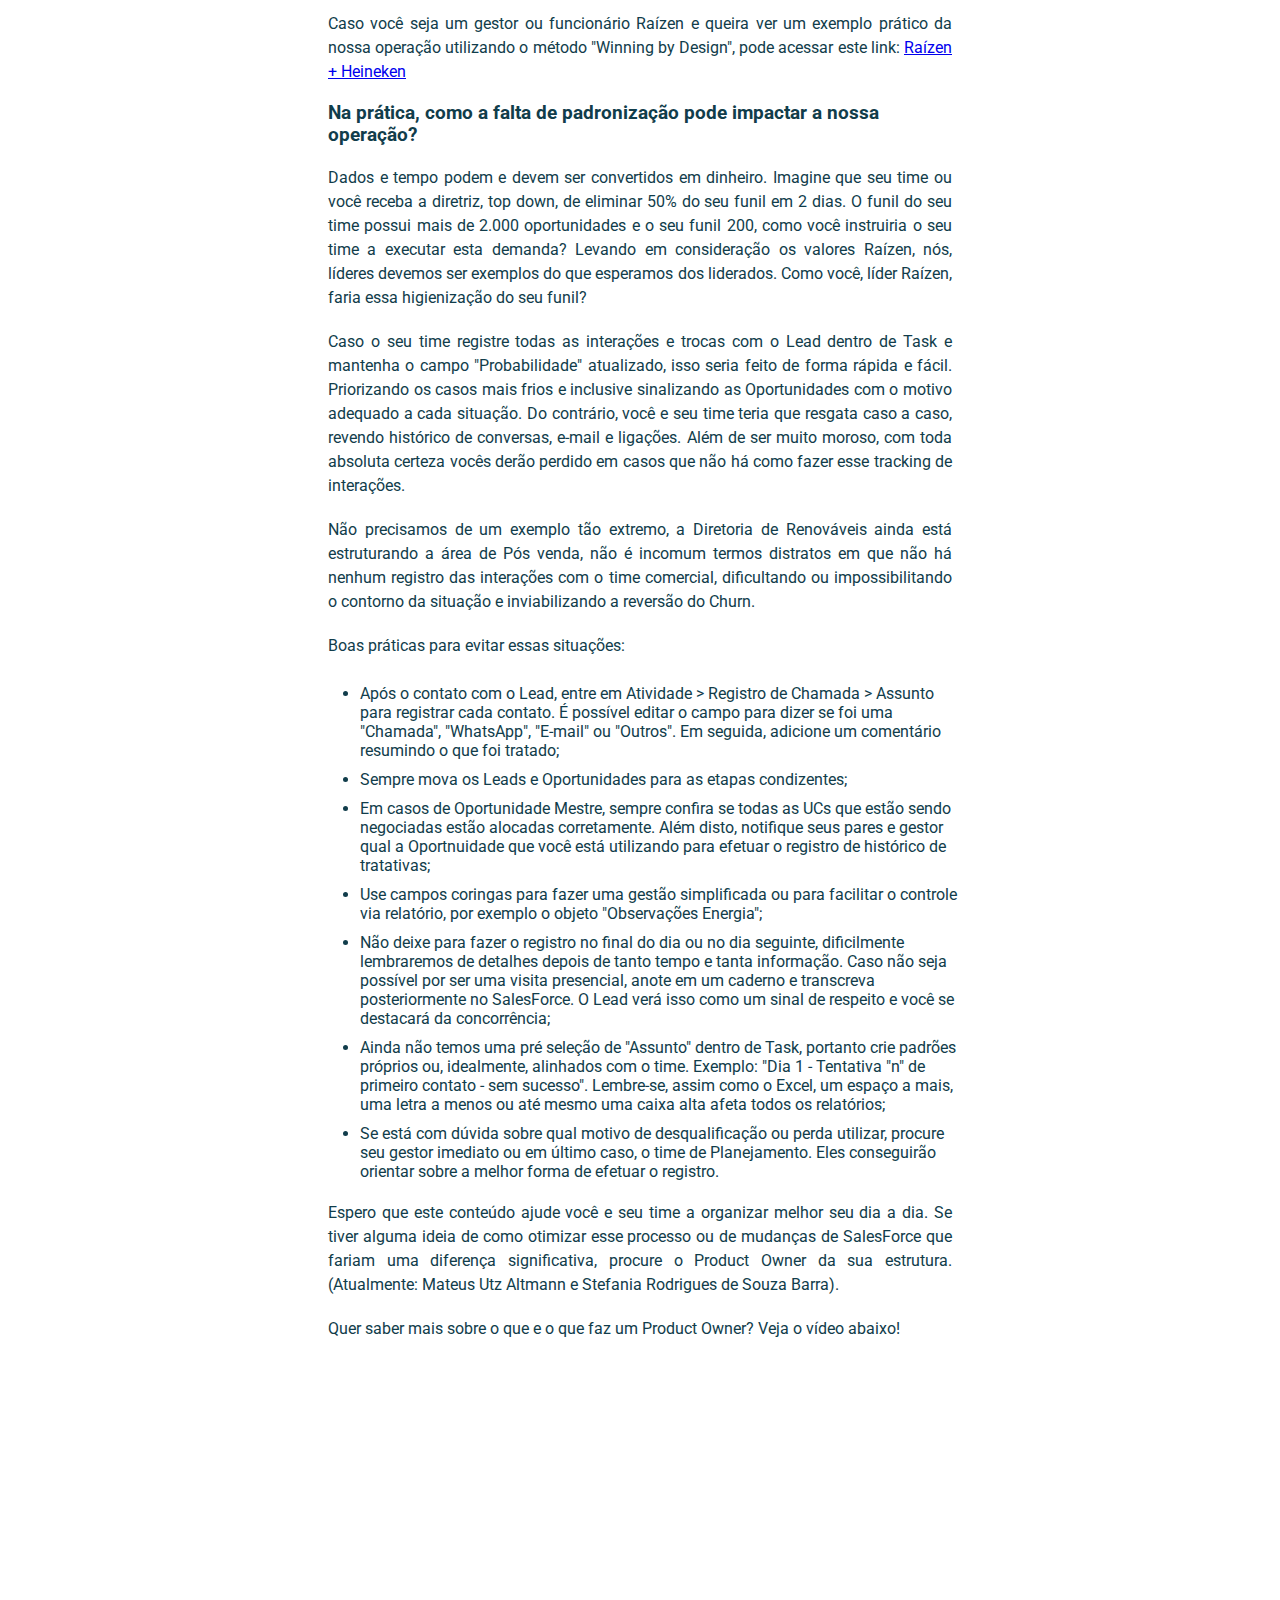
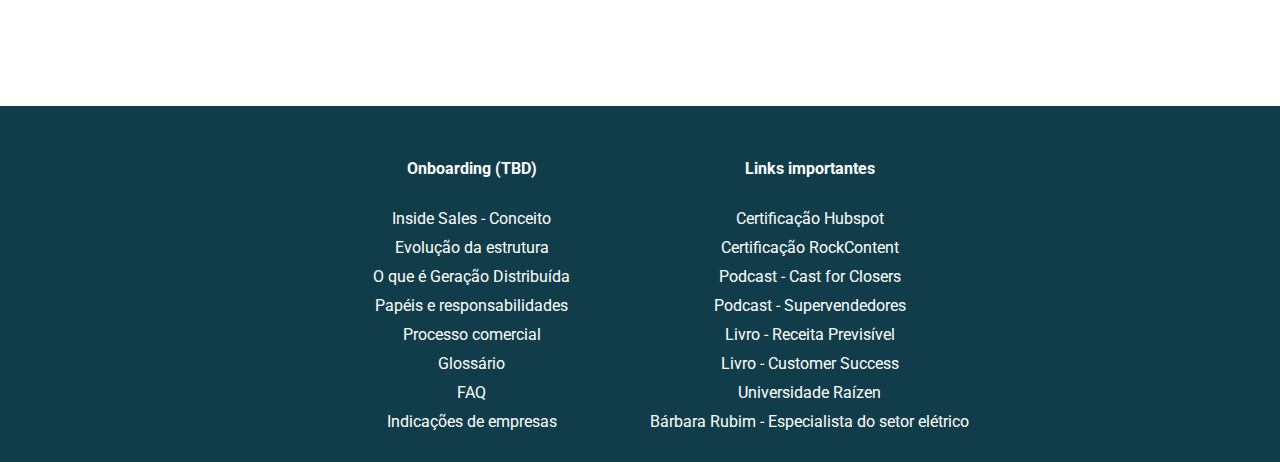
<file: padronizacaodedados.html>
<!DOCTYPE html>
<html lang="pt-BR">

<head>
  <meta charset="utf-8">
  <title>Playbook SalesForce</title>
  <link rel="stylesheet" href="style.css">
  <link rel="preconnect" href="https://fonts.googleapis.com">
  <link rel="preconnect" href="https://fonts.gstatic.com" crossorigin>
  <link href="https://fonts.googleapis.com/css2?family=Roboto&display=swap" rel="stylesheet">
  <meta name="viewport" content="width=device-width, initial-scale=1.0">
</head>

<body>
    <div class="app-bar">
      <div class="app-bar-esquerda">
        <a target="_blank" href="https://www.salesforce.com/br/" class="app-bar-link-logo">
          <img src="salesforcelogo.png" alt="Logo da página" class="app-bar-logo">
        </a>
        <a target="_blank" href="https://revenda360.my.salesforce.com/" class="app-bar-link">SalesForce Raízen</a>
        <a target="_blank" href="https://trailhead.salesforce.com/pt-BR" class="app-bar-link">Trailhead - SalesForce</a>
      </div>
      <div class="app-bar-direita">
        <a href="https://lucasfteixeira.github.io/Projeto-HTML-CSS-Infnet/" class="voltar-mobile">Página Inicial</a>
        <a target="_blank" href="https://www.raizen.com.br/" class="app-bar-link-raizen">Raízen, Redefinindo o futuro da energia</a>
      </div>
    </div>
    <div class="cabecalho">
      <div class="cabecalho-conteudo">
        <div class="lista-tags">
          <span class="tag">Metodologias ágeis</span>
          <span class="tag">Lean</span>
          <span class="tag">Ser +Office</span>
          </div>
        <h1 class="cabecalho-titulo">Padronização de dados, boas práticas</h1>
        <p class="cabecalho-descricao">A falta de processos padronizados e documentados é a principal ofensor na padronização de dados.</p>
      </div>
    </div>
    <div class="botao-menu-voltar">  
      <div class="Voltar"><span><a href="https://lucasfteixeira.github.io/Projeto-HTML-CSS-Infnet/" class="app-bar-link">Página Inicial</a></span> </div>
  
    <span class="botao-menu" onclick="openNav()">&#9889; Menu</span>
    <script>
      function openNav() {
        document.getElementById("ismenu-lateral").style.width = "350px";
      }
      
      function closeNav() {
        document.getElementById("ismenu-lateral").style.width = "0";
      }
      </script>
         </div>
    <div id="ismenu-lateral" class="menu-lateral">
      <a href="javascript:void(0)" class="closebtn" onclick="closeNav()">&times;</a>
      <a href="https://lucasfteixeira.github.io/Projeto-HTML-CSS-Infnet/crmconceito">CRM - O conceito</a>
      <a href="https://lucasfteixeira.github.io/Projeto-HTML-CSS-Infnet/salesforceeseuconceito">CRM 1º do Mundo, SalesForce</a>
      <a href="https://lucasfteixeira.github.io/Projeto-HTML-CSS-Infnet/salesforcevsraizen360">SalesForce padrão vs Raízen 360</a>
      <a href="https://lucasfteixeira.github.io/Projeto-HTML-CSS-Infnet/lead">Lead</a>
      <a href="https://lucasfteixeira.github.io/Projeto-HTML-CSS-Infnet/oportunidade">Oportunidade</a>
      <a href="https://lucasfteixeira.github.io/Projeto-HTML-CSS-Infnet/padronizacaodedados">Padronização de dados</a>
      <a href="https://lucasfteixeira.github.io/Projeto-HTML-CSS-Infnet/criacaoderelatorios">Criação de relatórios</a>
      <a href="https://lucasfteixeira.github.io/Projeto-HTML-CSS-Infnet/criacaodepaineis">Criação de painéis</a>
    </div>
     <div class="conteudo">
      <p class="conteudo-paragrafo">Imagino que já deva estar claro que as mudanças de produto, processo e até mesmo de regulamentação do mercado que estamos inseridos evoluí em
        uma velocidade sem igual. Por este motivo é impossível atualizar o SalesForce e seus componentes na mesma velocidade. Sem contar que, para que o time de desenvolvimento
        consiga atender as nossas expectativas como estrutura, é de extrema importância ter claro o que, como, quem e quando algo deve ser executado.
      </p>
      <p class="conteudo-paragrafo">Para tangibilizar a importância de ter um passo a passo claro, vamos assistir o vídeo abaixo:</p>
      <div class="videos-youtube">
        <iframe class="josh-and-kids" src="https://www.youtube.com/embed/cDA3_5982h8" title="YouTube video player" allow="accelerometer; autoplay; clipboard-write; encrypted-media; gyroscope; picture-in-picture; web-share" allowfullscreen></iframe>
      </div>
      <p class="conteudo-paragrafo">O exemplo de algo tão corriqueiro parece distante da nossa realidade profissional, mas pode estar mais perto do que se imagina. Para qualquer pessoa
        montar um sanduíche de queijo e presunto não deveria ser uma tarefa fácil, mas o lanche deve ser quente ou frio? Pouco queijo, muito queijo? Com manteiga ou requeijão? Por ai
        vai... há uma infinitude de opções. Sempre devemos lembrar que se para montar um sanduíche temos tantas opções, imagina um sistema tão complexo quanto o SalesForce. É improvável
        que algum desenvolvedor de SalesForce tenha alguma experiência profissional em vendas, ainda mais em um nicho tão específico quanto o nosso. Por isso é tão importante dizer o
        óbvio, transparecer o que quer e como quer.
      </p>
      <p class="conteudo-paragrafo">Há algumas metodologias que podemos aplicar para que o processo esteja bem desenhado, entre elas, a da Winning By Design. "Winning by design" é um 
        conceito empresarial que se concentra no design estratégico e intencional dos processos de vendas, marketing e sucesso do cliente de uma empresa, a fim de maximizar a 
        probabilidade de ganhar negócios com os clientes.</p>
      <p class="conteudo-paragrafo">A ideia por trás do winning by design é que ter um bom produto ou serviço não é suficiente para ter sucesso em um mercado competitivo. As empresas 
        também devem ter um processo de vendas bem projetado e bem executado que comunique efetivamente o valor de suas ofertas aos potenciais clientes, bem como um processo de 
        sucesso do cliente que garanta que esses clientes permaneçam satisfeitos e leais.</p>
      <p class="conteudo-paragrafo">Uma abordagem de winning by design envolve analisar e otimizar cada etapa da jornada do cliente, desde a conscientização inicial e a geração de 
        leads até o fechamento do negócio e a entrega de valor contínuo. Isso pode envolver atividades como definir perfis ideais de clientes, criar manuais de vendas e programas 
        de treinamento, e medir e analisar métricas-chave para melhorar e refinar continuamente o processo.</p>
      <p class="conteudo-paragrafo">Ao adotar uma mentalidade de winning by design, as empresas podem se diferenciar dos concorrentes e aumentar suas chances de sucesso no mercado.</p>
      <p class="conteudo-paragrafo">Caso você seja um gestor ou funcionário Raízen e queira ver um exemplo prático da nossa operação utilizando o método "Winning by Design",
        pode acessar este link: <span><a href="https://minhaticloud-my.sharepoint.com/:x:/g/personal/cs364188_minhati_com_br/EVgm511ZdOBIpVvM-wTvojUBS1OCPOns0EZGB1zZfjXUxQ?e=Dgz22T" 
        target="_blank">Raízen + Heineken</a></span>
      </p>
      <h3>Na prática, como a falta de padronização pode impactar a nossa operação?</h3>
      <p class="conteudo-paragrafo">Dados e tempo podem e devem ser convertidos em dinheiro. Imagine que seu time ou você receba a diretriz, top down, de eliminar 50% do seu funil em
        2 dias. O funil do seu time possui mais de 2.000 oportunidades e o seu funil 200, como você instruiria o seu time a executar esta demanda? Levando em consideração os valores
        Raízen, nós, líderes devemos ser exemplos do que esperamos dos liderados. Como você, líder Raízen, faria essa higienização do seu funil?
      </p>
      <p class="conteudo-paragrafo">Caso o seu time registre todas as interações e trocas com o Lead dentro de Task e mantenha o campo "Probabilidade" atualizado, isso seria feito
        de forma rápida e fácil. Priorizando os casos mais frios e inclusive sinalizando as Oportunidades com o motivo adequado a cada situação. Do contrário, você e seu time teria
        que resgata caso a caso, revendo histórico de conversas, e-mail e ligações. Além de ser muito moroso, com toda absoluta certeza vocês derão perdido em casos que não há como
        fazer esse tracking de interações.
      </p>
      <p class="conteudo-paragrafo">Não precisamos de um exemplo tão extremo, a Diretoria de Renováveis ainda está estruturando a área de Pós venda, não é incomum termos distratos
        em que não há nenhum registro das interações com o time comercial, dificultando ou impossibilitando o contorno da situação e inviabilizando a reversão do Churn.
      </p>
      <p class="conteudo-paragrafo">Boas práticas para evitar essas situações:
        <ul>
            <li>Após o contato com o Lead, entre em Atividade > Registro de Chamada > Assunto para registrar cada contato. É possível editar o campo para dizer se foi uma "Chamada",
                "WhatsApp", "E-mail" ou "Outros". Em seguida, adicione um comentário resumindo o que foi tratado;</li>
            <li>Sempre mova os Leads e Oportunidades para as etapas condizentes;</li>
            <li>Em casos de Oportunidade Mestre, sempre confira se todas as UCs que estão sendo negociadas estão alocadas corretamente. Além disto, notifique seus pares e gestor
                qual a Oportnuidade que você está utilizando para efetuar o registro de histórico de tratativas;</li>
            <li>Use campos coringas para fazer uma gestão simplificada ou para facilitar o controle via relatório, por exemplo o objeto "Observações Energia";</li>
            <li>Não deixe para fazer o registro no final do dia ou no dia seguinte, dificilmente lembraremos de detalhes depois de tanto tempo e tanta informação. Caso não seja
                possível por ser uma visita presencial, anote em um caderno e transcreva posteriormente no SalesForce. O Lead verá isso como um sinal de respeito e você se destacará
                da concorrência;</li>
            <li>Ainda não temos uma pré seleção de "Assunto" dentro de Task, portanto crie padrões próprios ou, idealmente, alinhados com o time. Exemplo: "Dia 1 - Tentativa "n" de
                primeiro contato - sem sucesso". Lembre-se, assim como o Excel, um espaço a mais, uma letra a menos ou até mesmo uma caixa alta afeta todos os relatórios;
            </li>
            <li>Se está com dúvida sobre qual motivo de desqualificação ou perda utilizar, procure seu gestor imediato ou em último caso, o time de Planejamento. Eles conseguirão
                orientar sobre a melhor forma de efetuar o registro.</li>
        </ul>
      </p>
      <p class="conteudo-paragrafo">Espero que este conteúdo ajude você e seu time a organizar melhor seu dia a dia. Se tiver alguma ideia de como otimizar esse processo ou de mudanças
        de SalesForce que fariam uma diferença significativa, procure o Product Owner da sua estrutura. (Atualmente: Mateus Utz Altmann e Stefania Rodrigues de Souza Barra).
      <p class="conteudo-paragrafo"> Quer saber mais sobre o que e o que faz um Product Owner? Veja o vídeo abaixo!</p></p>
        <div class="videos-youtube">
        <iframe class="product-owner" src="https://www.youtube.com/embed/502ILHjX9EE" title="YouTube video player" allow="accelerometer; autoplay; clipboard-write; encrypted-media; gyroscope; picture-in-picture; web-share" allowfullscreen></iframe>
      </div>
    </div>
    <footer>
      <div class="footer-container">
        <div class="footer-grid">      
          <ul>
            <h4>Onboarding (TBD)</h4>
            <li><a href="#" >Inside Sales - Conceito</a></li>
            <li><a href="#" >Evolução da estrutura</a></li>
            <li><a href="#" >O que é Geração Distribuída</a></li>
            <li><a href="#" >Papéis e responsabilidades</a></li>
            <li><a href="#" >Processo comercial</a></li>
            <li><a href="#" >Glossário</a></li>
            <li><a href="#" >FAQ</a></li>
            <li><a href="https://lucasfteixeira.github.io/Projeto-HTML-CSS-Infnet/indicacao">Indicações de empresas</a></li>
          </ul>
        </div>
        <div class="footer-grid-links">      
          <ul>
            <h4>Links importantes</h4>
            <li><a target="_blank" href="https://academy.hubspot.com/pt/courses/inbound?library=true&" >Certificação Hubspot</a></li>
            <li><a target="_blank" href="https://university.br.rockcontent.com/courses/inside-sales-cert" >Certificação RockContent</a></li>
            <li><a target="_blank" href="https://open.spotify.com/show/2gSDMUj7dhWwWhxKZxktWE" >Podcast - Cast for Closers</a></li>
            <li><a target="_blank" href="https://open.spotify.com/show/4U2BlsHRMYGIKpXgAcl613" >Podcast - Supervendedores</a></li>
            <li><a target="_blank" href="https://www.amazon.com.br/Receita-Previs%C3%ADvel-Predictable-Revenue-revolucion%C3%A1ria/dp/8551301179" >Livro - Receita Previsível</a></li>
            <li><a target="_blank" href="https://www.amazon.com.br/Customer-Success-empresas-inovadoras-descobriram-ebook/dp/B075RCJQ5K/ref=sr_1_3?__mk_pt_BR=%C3%85M%C3%85%C5%BD%C3%95%C3%91&crid=3CNQZMUTZ3MID&keywords=customer+success&qid=1676827710&s=books&sprefix=customer+succes%2Cstripbooks%2C241&sr=1-3" >Livro - Customer Success</a></li>
            <li><a target="_blank" href="https://raizen.csod.com/LMS/catalog/Welcome.aspx?tab_page_id=-67&tab_id=-2" >Universidade Raízen</a></li>
            <li><a target="_blank" href="https://www.youtube.com/@abarbararubim/featured" >Bárbara Rubim - Especialista do setor elétrico</a></li>
          </ul>
        </div>
        </div>
    </footer>
  </body>
  
  </html>
</file>
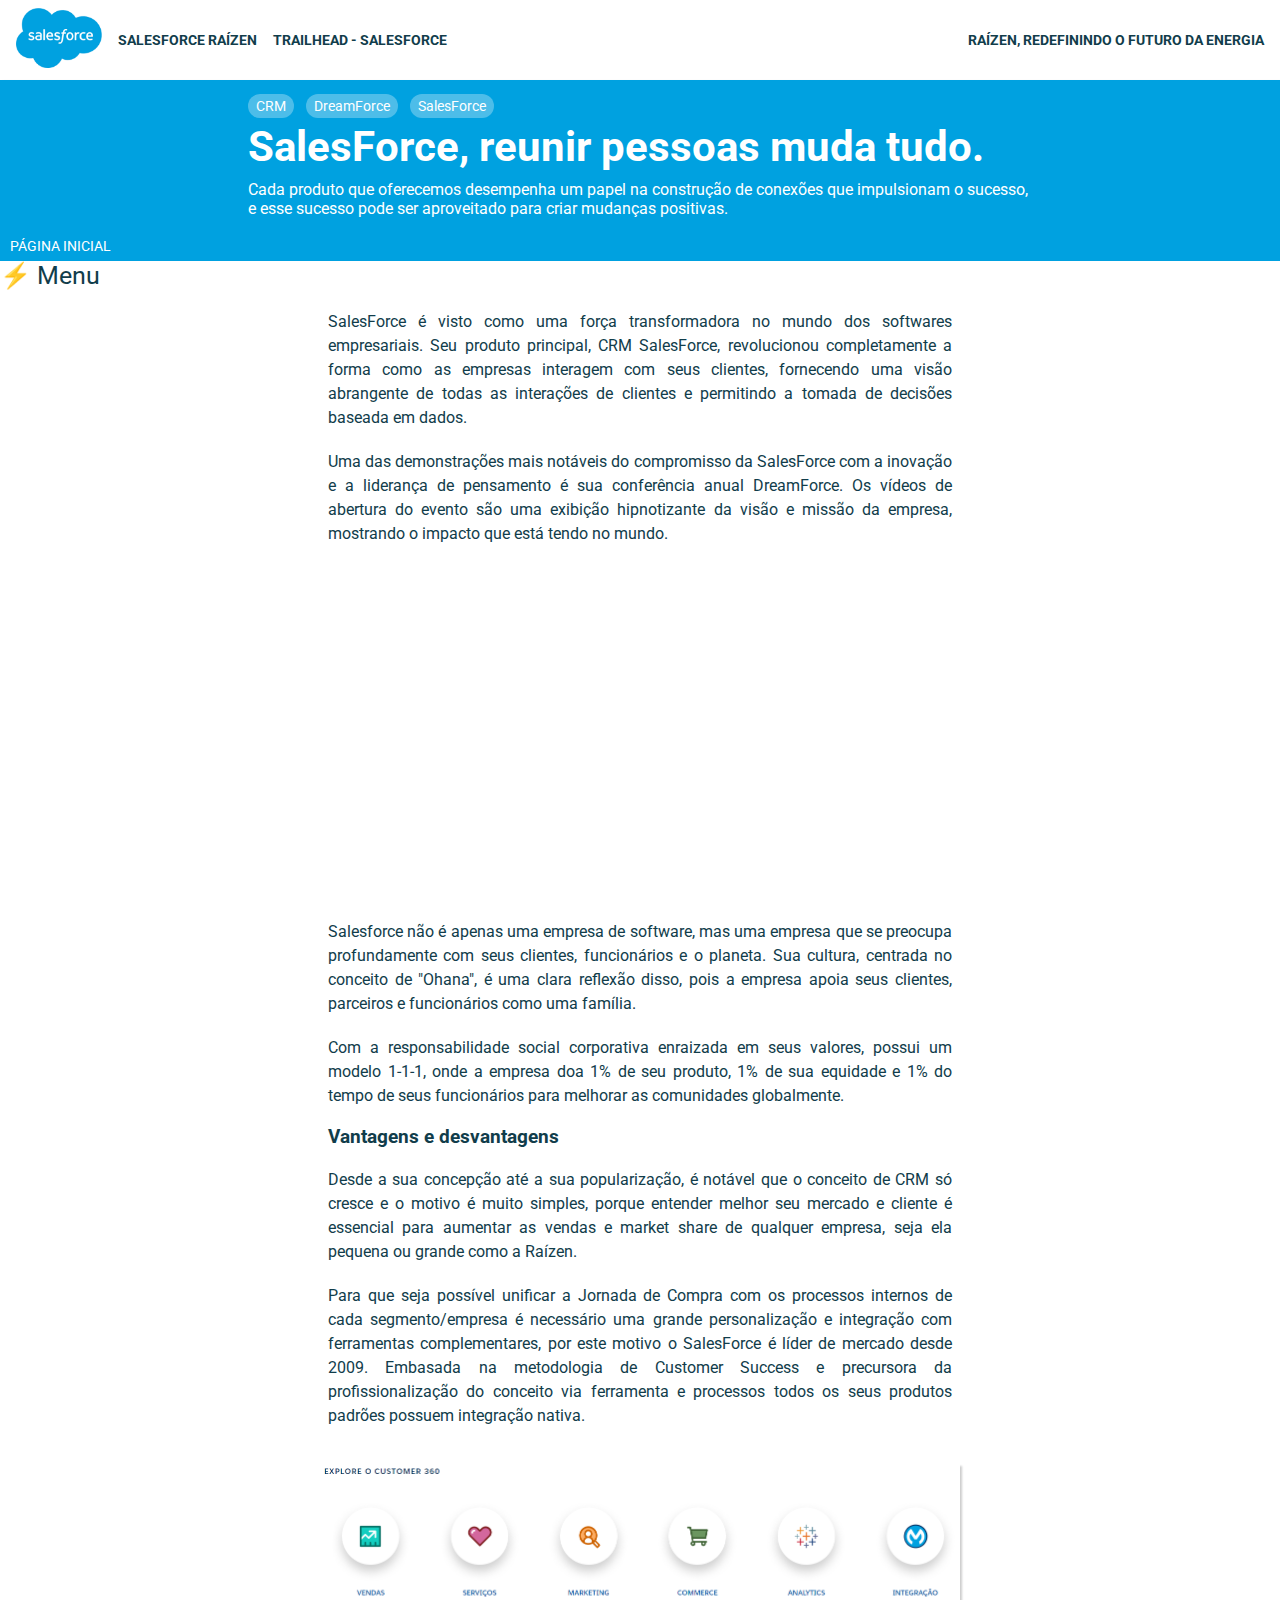
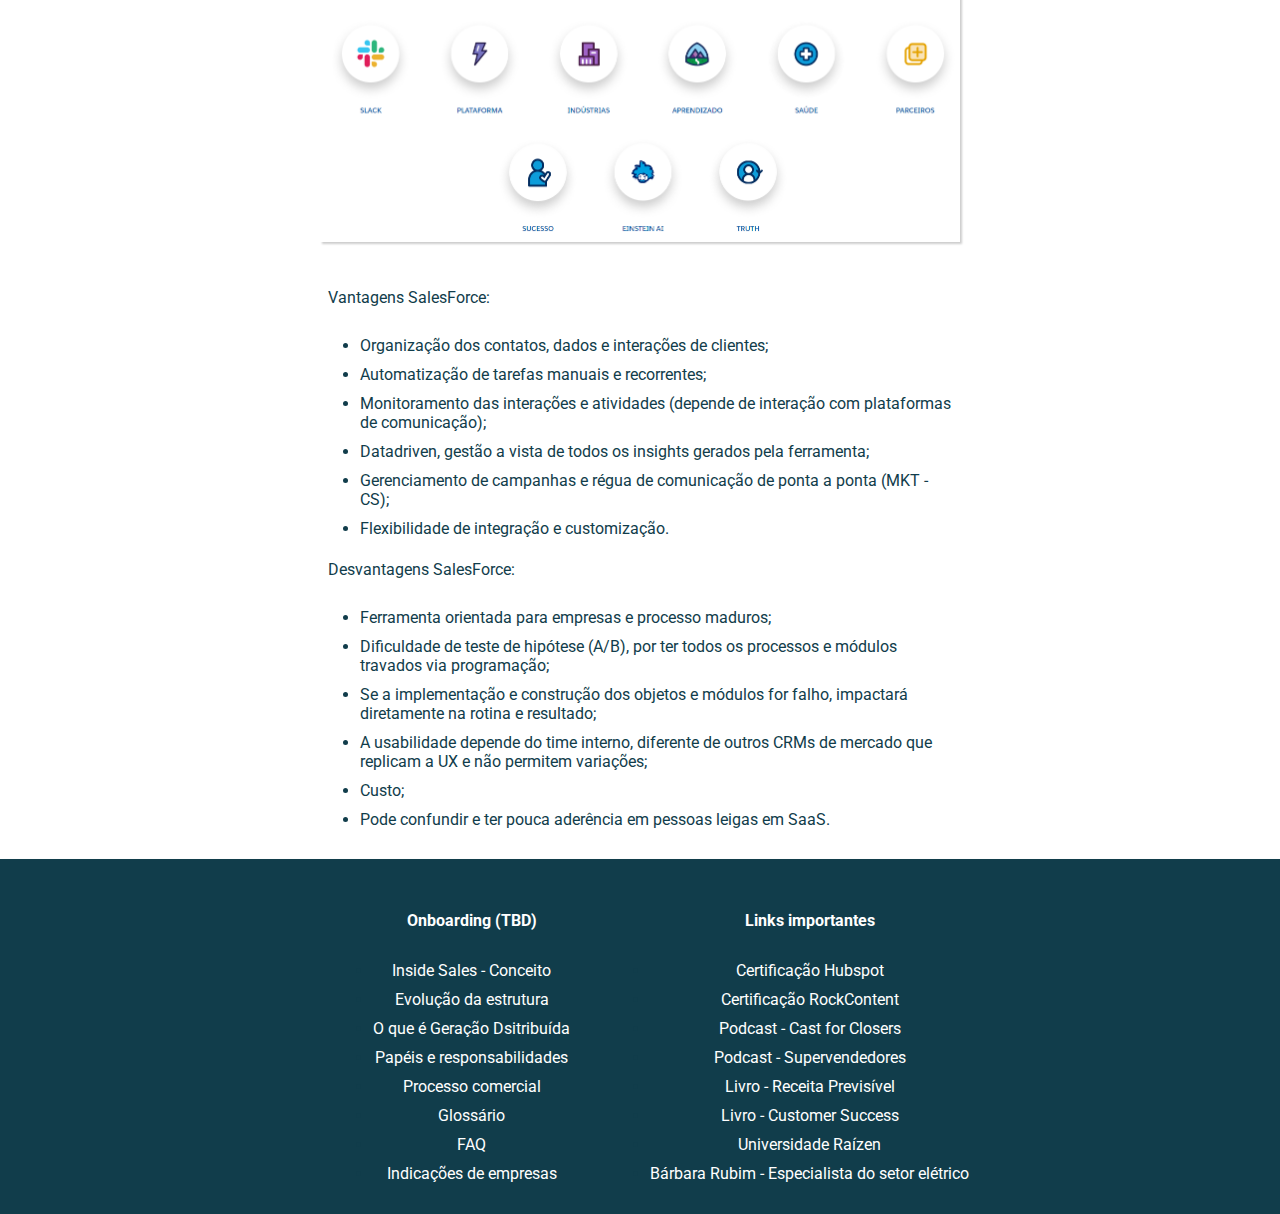
<file: salesforceeseuconceito.html>
<!DOCTYPE html>
<html lang="pt-BR">

<head>
  <meta charset="utf-8">
  <meta name="viewport" content="width=device-width, initial-scale=1.0">
  <title>SalesForce, CRM 1º do Mundo</title>
  <link rel="stylesheet" href="style.css">
  <link rel="preconnect" href="https://fonts.googleapis.com">
  <link rel="preconnect" href="https://fonts.gstatic.com" crossorigin>
  <link href="https://fonts.googleapis.com/css2?family=Roboto&display=swap" rel="stylesheet">
</head>

<body>
  <div class="app-bar">
    <div class="app-bar-esquerda">
      <a target="_blank" href="https://www.salesforce.com/br/" class="app-bar-link-logo">
        <img src="salesforcelogo.png" alt="Logo da página" class="app-bar-logo">
      </a>
      <a target="_blank" href="https://revenda360.my.salesforce.com/" class="app-bar-link">SalesForce Raízen</a>
      <a target="_blank" href="https://trailhead.salesforce.com/pt-BR" class="app-bar-link">Trailhead - SalesForce</a>
    </div>
    <div class="app-bar-direita">
      <a href="https://lucasfteixeira.github.io/Projeto-HTML-CSS-Infnet/" class="voltar-mobile">Página Inicial</a>
      <a target="_blank" href="https://www.raizen.com.br/" class="app-bar-link-raizen">Raízen, Redefinindo o futuro da energia</a>
    </div>
  </div>
  <div class="cabecalho">
    <div class="cabecalho-conteudo">
      <div class="lista-tags">
        <span class="tag">CRM</span>
        <span class="tag">DreamForce</span>
        <span class="tag">SalesForce</span>
        </div>
      <h1 class="cabecalho-titulo">SalesForce, reunir pessoas muda tudo.</h1>
      <p class="cabecalho-descricao">Cada produto que oferecemos desempenha um papel na construção de conexões que impulsionam o sucesso, e esse sucesso pode ser aproveitado para criar mudanças positivas.</p>
    </div>
  </div>
  <div class="botao-menu-voltar">  
    <div class="Voltar"><span><a href="https://lucasfteixeira.github.io/Projeto-HTML-CSS-Infnet/" class="app-bar-link">Página Inicial</a></span> </div>

  <span class="botao-menu" style="font-size:25px;cursor:pointer" onclick="openNav()">&#9889; Menu</span>
  <script>
    function openNav() {
      document.getElementById("ismenu-lateral").style.width = "350px";
    }
    
    function closeNav() {
      document.getElementById("ismenu-lateral").style.width = "0";
    }
    </script>
       </div>
  <div id="ismenu-lateral" class="menu-lateral">
    <a href="javascript:void(0)" class="closebtn" onclick="closeNav()">&times;</a>
    <a href="https://lucasfteixeira.github.io/Projeto-HTML-CSS-Infnet/crmconceito">CRM - O conceito</a>
    <a href="https://lucasfteixeira.github.io/Projeto-HTML-CSS-Infnet/salesforceeseuconceito">CRM 1º do Mundo, SalesForce</a>
    <a href="https://lucasfteixeira.github.io/Projeto-HTML-CSS-Infnet/salesforcevsraizen360">SalesForce padrão vs Raízen 360</a>
    <a href="https://lucasfteixeira.github.io/Projeto-HTML-CSS-Infnet/lead">Lead</a>
    <a href="https://lucasfteixeira.github.io/Projeto-HTML-CSS-Infnet/oportunidade">Oportunidade</a>
    <a href="https://lucasfteixeira.github.io/Projeto-HTML-CSS-Infnet/padronizacaodedados">Padronização de dados</a>
    <a href="https://lucasfteixeira.github.io/Projeto-HTML-CSS-Infnet/criacaoderelatorios">Criação de relatórios</a>
    <a href="https://lucasfteixeira.github.io/Projeto-HTML-CSS-Infnet/criacaodepaineis">Criação de painéis</a>
  </div>
   <div class="conteudo">
    <p class="conteudo-paragrafo">SalesForce é visto como uma força transformadora no mundo dos softwares empresariais. Seu produto principal, CRM SalesForce, revolucionou completamente a forma como as 
        empresas interagem com seus clientes, fornecendo uma visão abrangente de todas as interações de clientes e permitindo a tomada de decisões baseada em dados.   
    </p>
    <p class="conteudo-paragrafo">Uma das demonstrações mais notáveis do compromisso da SalesForce com a inovação e a liderança de pensamento é sua conferência anual DreamForce. Os vídeos de 
        abertura do evento são uma exibição hipnotizante da visão e missão da empresa, mostrando o impacto que está tendo no mundo.  
    </p>
    <br>
    <div class="videos-youtube">
    <iframe class="crm-conceito-video" src="https://www.youtube.com/embed/hMHVtwcKM9g" title="YouTube video player" allow="accelerometer; autoplay; clipboard-write; encrypted-media; gyroscope; picture-in-picture; web-share" allowfullscreen></iframe>
    </div>
    <p class="conteudo-paragrafo">Salesforce não é apenas uma empresa de software, mas uma empresa que se preocupa profundamente com seus clientes, funcionários e o planeta. Sua cultura, 
        centrada no conceito de "Ohana", é uma clara reflexão disso, pois a empresa apoia seus clientes, parceiros e funcionários como uma família.</p>
    
    <p class="conteudo-paragrafo">Com a responsabilidade social corporativa enraizada em seus valores, possui um modelo 1-1-1, onde a empresa doa 1% de seu produto, 1% de sua equidade e 
        1% do tempo de seus funcionários para melhorar as comunidades globalmente.</p> 
   
    <h3>Vantagens e desvantagens</h3>

    <p class="conteudo-paragrafo">
        Desde a sua concepção até a sua popularização, é notável que o conceito de CRM só cresce e o motivo é muito simples, porque entender melhor seu mercado e cliente é essencial 
        para aumentar as vendas e market share de qualquer empresa, seja ela pequena ou grande como a Raízen.      
    </p>
    <p class="conteudo-paragrafo">
        Para que seja possível unificar a Jornada de Compra com os processos internos de cada segmento/empresa é necessário uma grande personalização e integração com ferramentas complementares, por este motivo o SalesForce é líder de mercado desde 2009. 
Embasada na metodologia de Customer Success e precursora da profissionalização do conceito via ferramenta e processos todos os seus produtos padrões possuem integração nativa. 
    </p>
    <div class="imagens-responsivas">
    <a href="https://www.salesforce.com/br/products/#products-scroll-tab*"><img src="customer360.png" class="customer360" alt="Customer 360"></a>
    </div>

    <p class="conteudo-paragrafo">
        Vantagens SalesForce:
    </p>
    <ul>
        <li>Organização dos contatos, dados e interações de clientes;</li>
        <li>Automatização de tarefas manuais e recorrentes;</li>
        <li>Monitoramento das interações e atividades (depende de interação com plataformas de comunicação);</li>
        <li>Datadriven, gestão a vista de todos os insights gerados pela ferramenta;</li>
        <li>Gerenciamento de campanhas e régua de comunicação de ponta a ponta (MKT - CS);</li>
        <li>Flexibilidade de integração e customização.</li>
    </ul>

    <p class="conteudo-paragrafo">Desvantagens SalesForce:</p>

    <ul>
        <li>Ferramenta orientada para empresas e processo maduros;</li>
        <li>Dificuldade de teste de hipótese (A/B), por ter todos os processos e módulos travados via programação;</li>
        <li>Se a implementação e construção dos objetos e módulos for falho, impactará diretamente na rotina e resultado;</li>
        <li>A usabilidade depende do time interno, diferente de outros CRMs de mercado que replicam a UX e não permitem variações;</li>
        <li>Custo;</li>
        <li>Pode confundir e ter pouca aderência em pessoas leigas em SaaS.</li>
    </ul>

  </div>
  <footer>
    <div class="footer-container">
      <div class="footer-grid">      
        <ul>
          <h4>Onboarding (TBD)</h4>
          <li><a href="#" >Inside Sales - Conceito</a></li>
          <li><a href="#" >Evolução da estrutura</a></li>
          <li><a href="#" >O que é Geração Dsitribuída</a></li>
          <li><a href="#" >Papéis e responsabilidades</a></li>
          <li><a href="#" >Processo comercial</a></li>
          <li><a href="#" >Glossário</a></li>
          <li><a href="#" >FAQ</a></li>
          <li><a href="https://lucasfteixeira.github.io/Projeto-HTML-CSS-Infnet/indicacao">Indicações de empresas</a></li>
        </ul>
      </div>
      <div class="footer-grid-links">      
        <ul>
          <h4>Links importantes</h4>
          <li><a target="_blank" href="https://academy.hubspot.com/pt/courses/inbound?library=true&" >Certificação Hubspot</a></li>
          <li><a target="_blank" href="https://university.br.rockcontent.com/courses/inside-sales-cert" >Certificação RockContent</a></li>
          <li><a target="_blank" href="https://open.spotify.com/show/2gSDMUj7dhWwWhxKZxktWE" >Podcast - Cast for Closers</a></li>
          <li><a target="_blank" href="https://open.spotify.com/show/4U2BlsHRMYGIKpXgAcl613" >Podcast - Supervendedores</a></li>
          <li><a target="_blank" href="https://www.amazon.com.br/Receita-Previs%C3%ADvel-Predictable-Revenue-revolucion%C3%A1ria/dp/8551301179" >Livro - Receita Previsível</a></li>
          <li><a target="_blank" href="https://www.amazon.com.br/Customer-Success-empresas-inovadoras-descobriram-ebook/dp/B075RCJQ5K/ref=sr_1_3?__mk_pt_BR=%C3%85M%C3%85%C5%BD%C3%95%C3%91&crid=3CNQZMUTZ3MID&keywords=customer+success&qid=1676827710&s=books&sprefix=customer+succes%2Cstripbooks%2C241&sr=1-3" >Livro - Customer Success</a></li>
          <li><a target="_blank" href="https://raizen.csod.com/LMS/catalog/Welcome.aspx?tab_page_id=-67&tab_id=-2" >Universidade Raízen</a></li>
          <li><a target="_blank" href="https://www.youtube.com/@abarbararubim/featured" >Bárbara Rubim - Especialista do setor elétrico</a></li>
        </ul>
      </div>
      </div>
  </footer>
</body>

</html>
</file>
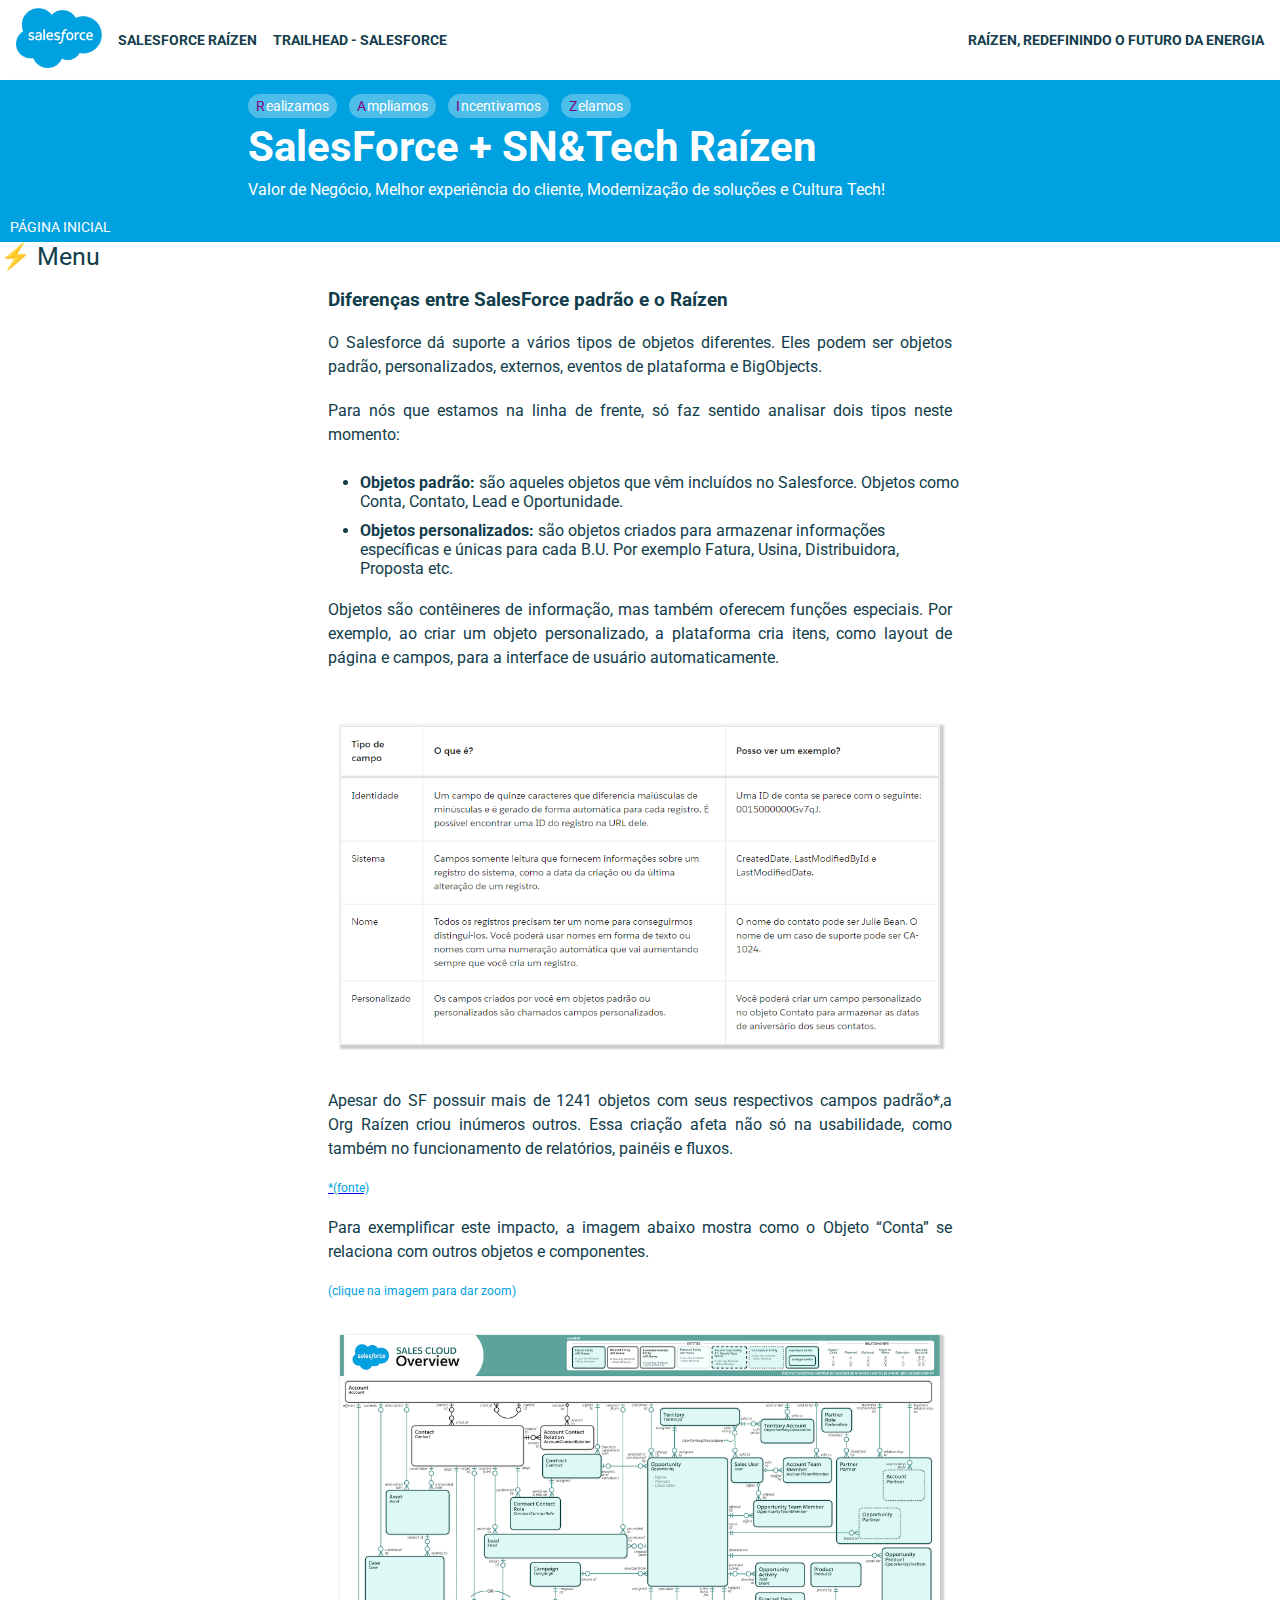
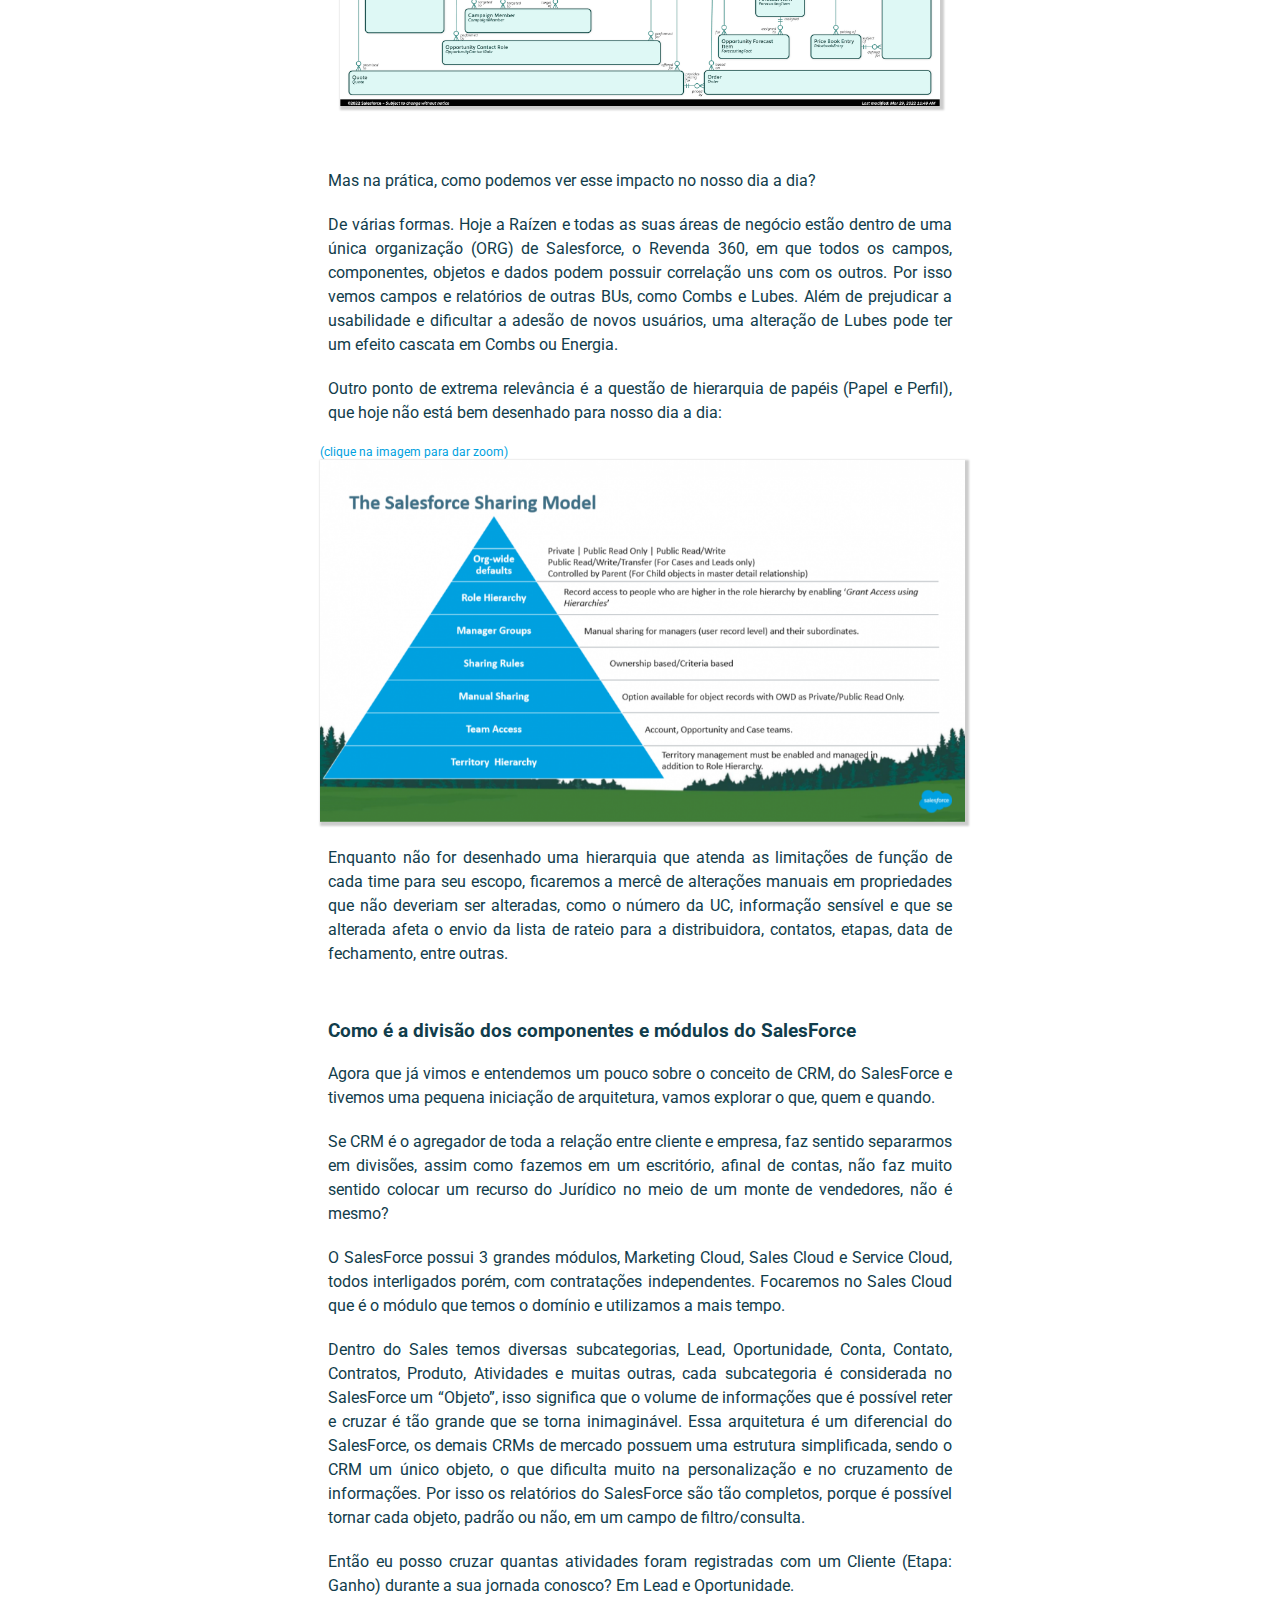
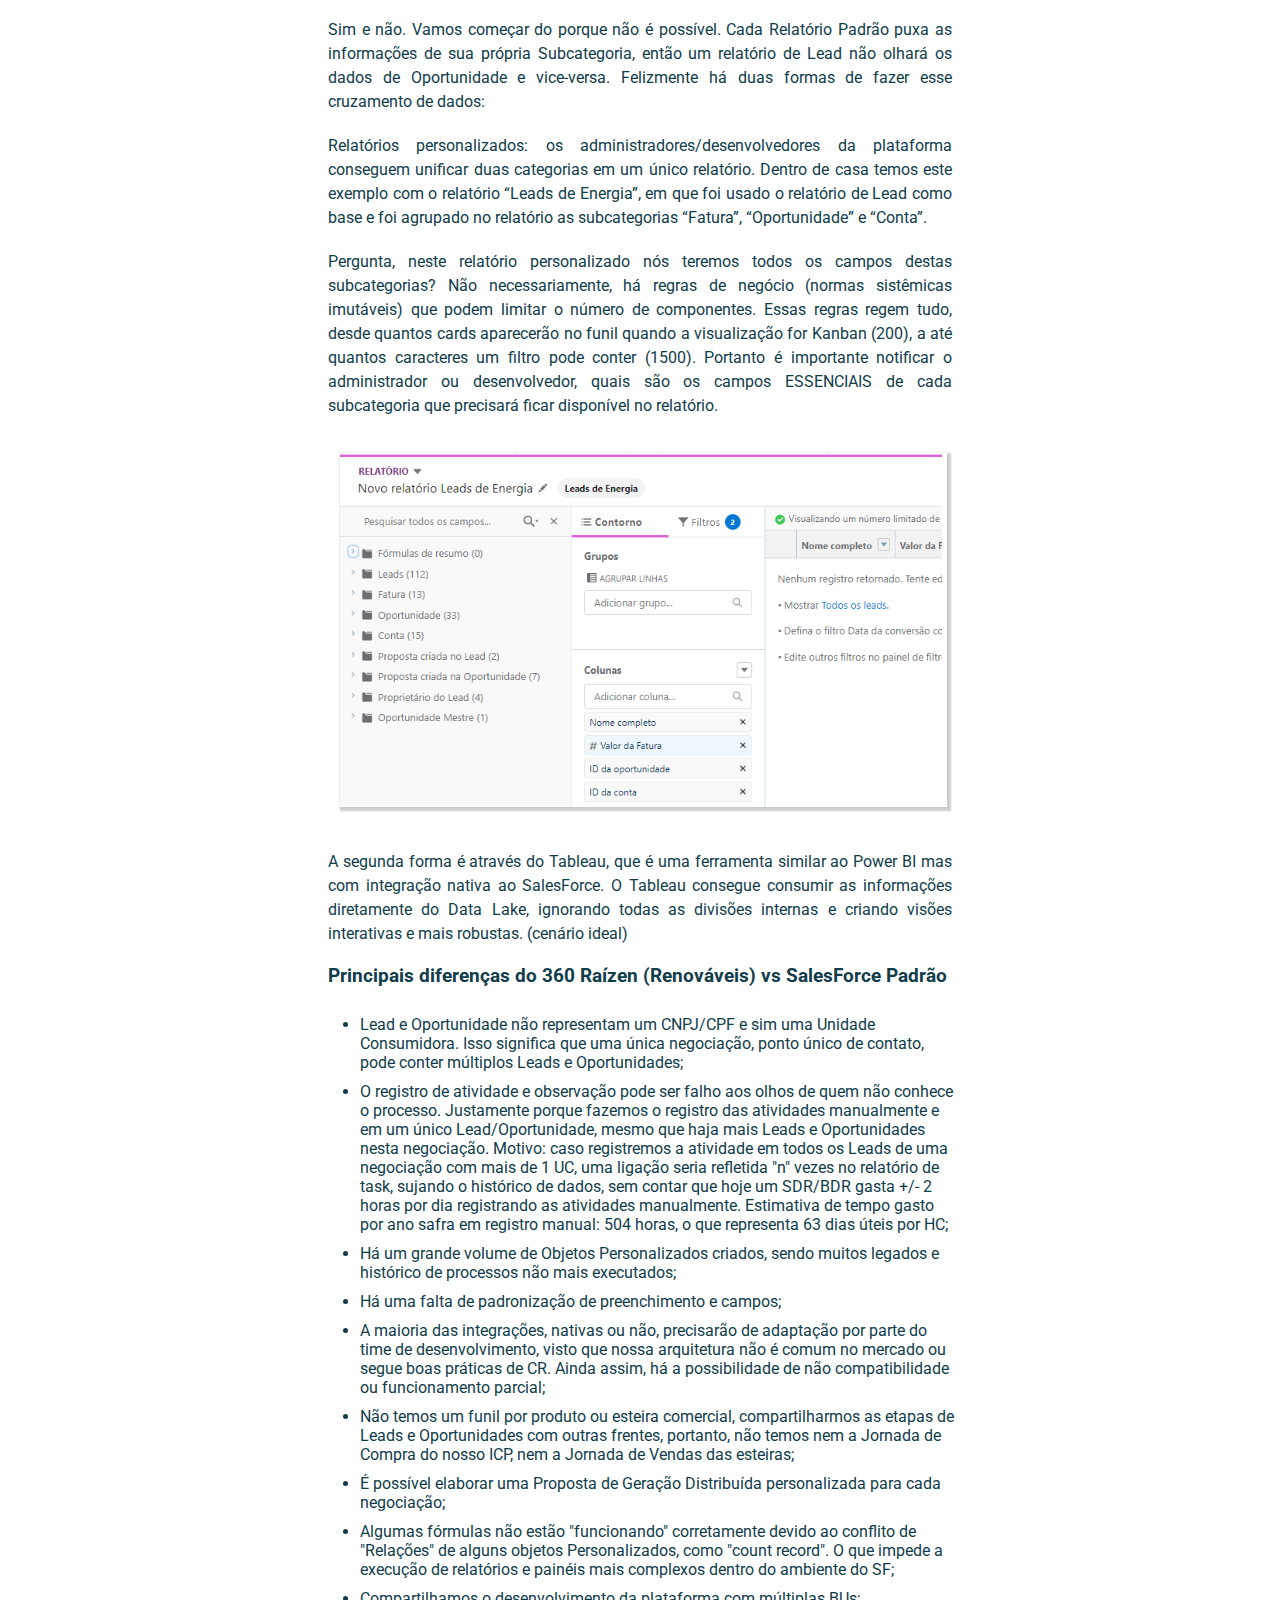
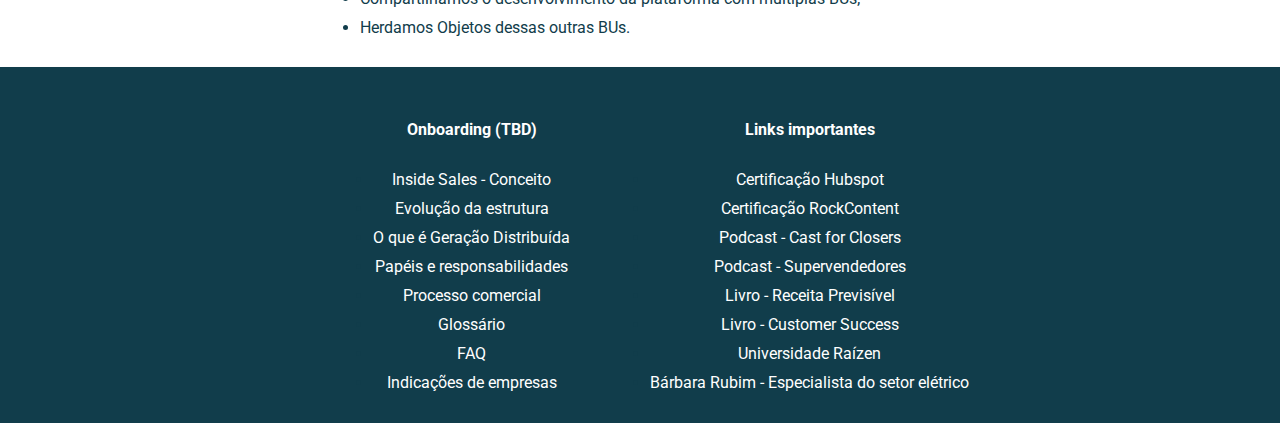
<file: salesforcevsraizen360.html>
<!DOCTYPE html>
<html lang="pt-BR">

<head>
  <meta charset="utf-8">
  <meta name="viewport" content="width=device-width, initial-scale=1.0">
  <title>Raízen + SalesForce, redefinindo o futuro da Energia com Tecnologia</title>
  <link rel="stylesheet" href="style.css">
  <link rel="preconnect" href="https://fonts.googleapis.com">
  <link rel="preconnect" href="https://fonts.gstatic.com" crossorigin>
  <link href="https://fonts.googleapis.com/css2?family=Roboto&display=swap" rel="stylesheet">
</head>

<body>
  <div class="app-bar">
    <div class="app-bar-esquerda">
      <a target="_blank" href="https://www.salesforce.com/br/" class="app-bar-link-logo">
        <img src="salesforcelogo.png" alt="Logo da página" class="app-bar-logo">
      </a>
      <a target="_blank" href="https://revenda360.my.salesforce.com/" class="app-bar-link">SalesForce Raízen</a>
      <a target="_blank" href="https://trailhead.salesforce.com/pt-BR" class="app-bar-link">Trailhead - SalesForce</a>
    </div>
    <div class="app-bar-direita">
      <a href="https://lucasfteixeira.github.io/Projeto-HTML-CSS-Infnet/" class="voltar-mobile">Página Inicial</a>
      <a target="_blank" href="https://www.raizen.com.br/" class="app-bar-link-raizen">Raízen, Redefinindo o futuro da energia</a>
    </div>
  </div>
  <div class="cabecalho">
    <div class="cabecalho-conteudo">
      <div class="lista-tags">
        <span class="tag"><span class="tag-r">R</span>ealizamos</span>
        <span class="tag"><span class="tag-r">A</span>mpliamos</span>
        <span class="tag"><span class="tag-r">I</span>ncentivamos</span>
        <span class="tag"><span class="tag-r">Z</span>elamos</span>
        </div>
      <h1 class="cabecalho-titulo">SalesForce + SN&Tech Raízen</h1>
      <p class="cabecalho-descricao">Valor de Negócio, Melhor experiência do cliente, Modernização de soluções e Cultura Tech!</p>
    </div>
  </div>
  <div class="botao-menu-voltar">  
    <div class="Voltar"><span><a href="https://lucasfteixeira.github.io/Projeto-HTML-CSS-Infnet/" class="app-bar-link">Página Inicial</a></span> </div>

  <span class="botao-menu" style="font-size:25px;cursor:pointer" onclick="openNav()">&#9889; Menu</span>
  <script>
    function openNav() {
      document.getElementById("ismenu-lateral").style.width = "350px";
    }
    
    function closeNav() {
      document.getElementById("ismenu-lateral").style.width = "0";
    }
    </script>
       </div>
  <div id="ismenu-lateral" class="menu-lateral">
    <a href="javascript:void(0)" class="closebtn" onclick="closeNav()">&times;</a>
    <a href="https://lucasfteixeira.github.io/Projeto-HTML-CSS-Infnet/crmconceito">CRM - O conceito</a>
    <a href="https://lucasfteixeira.github.io/Projeto-HTML-CSS-Infnet/salesforceeseuconceito">CRM 1º do Mundo, SalesForce</a>
    <a href="https://lucasfteixeira.github.io/Projeto-HTML-CSS-Infnet/salesforcevsraizen360">SalesForce padrão vs Raízen 360</a>
    <a href="https://lucasfteixeira.github.io/Projeto-HTML-CSS-Infnet/lead">Lead</a>
    <a href="https://lucasfteixeira.github.io/Projeto-HTML-CSS-Infnet/oportunidade">Oportunidade</a>
    <a href="https://lucasfteixeira.github.io/Projeto-HTML-CSS-Infnet/padronizacaodedados">Padronização de dados</a>
    <a href="https://lucasfteixeira.github.io/Projeto-HTML-CSS-Infnet/criacaoderelatorios">Criação de relatórios</a>
    <a href="https://lucasfteixeira.github.io/Projeto-HTML-CSS-Infnet/criacaodepaineis">Criação de painéis</a>
  </div>
   <div class="conteudo">
    <h3>Diferenças entre SalesForce padrão e o Raízen</h3>

    <p class="conteudo-paragrafo">O Salesforce dá suporte a vários tipos de objetos diferentes. Eles podem ser objetos padrão, personalizados, externos, eventos de plataforma e BigObjects.</p>
    <p class="conteudo-paragrafo">Para nós que estamos na linha de frente, só faz sentido analisar dois tipos neste momento:</p>
    <ul>
        <li><span class="obj-p">Objetos padrão:</span> são aqueles objetos que vêm incluídos no Salesforce. Objetos como Conta, Contato, Lead e Oportunidade.</li>
        <li><span class="obj-p">Objetos personalizados:</span> são objetos criados para armazenar informações específicas e únicas para cada B.U. Por exemplo Fatura, Usina, Distribuidora, Proposta etc.</li>
    </ul>
    
    <p class="conteudo-paragrafo">Objetos são contêineres de informação, mas também oferecem funções especiais. Por exemplo, ao criar um objeto personalizado, a plataforma cria itens, como layout de página e campos, para a interface de usuário automaticamente.</p>
    <br>
    <div class="imagens-responsivas">
    <img src="unidadesalesforce.png" class="unidadesalesforce" alt="SalesForce">
    </div>

    <p class="conteudo-paragrafo">Apesar do SF possuir mais de 1241 objetos com seus respectivos campos padrão*,a Org Raízen criou inúmeros outros. Essa criação afeta não só na usabilidade, como também no funcionamento de relatórios, painéis e fluxos.</p>
    <p><a href="https://developer.salesforce.com/docs/atlas.en-us.object_reference.meta/object_reference/sforce_api_objects_list.htm"><span class="zoom">*(fonte)</span></a></p>
    <p class="conteudo-paragrafo">Para exemplificar este impacto, a imagem abaixo mostra como o Objeto “Conta” se relaciona com outros objetos e componentes.</p>
    <p><span class="zoom"> (clique na imagem para dar zoom)</span></p>
    
    <div class="imagens-responsivas">
    <a href="https://architect.salesforce.com/1/asset/immutable/s/a566708/assets/images/data-models/sales-cloud-overview-data-model.png" target="_blank"><img src="sales-cloud-overview-data-model.png" class="cloud-overview" alt="Cloud Overview"></a>
    </div>
    <br>
    <p class="conteudo-paragrafo">Mas na prática, como podemos ver esse impacto no nosso dia a dia?</p>
    <p class="conteudo-paragrafo">De várias formas. Hoje a Raízen e todas as suas áreas de negócio estão dentro de uma única organização (ORG) de Salesforce, o Revenda 360, em que todos os campos, componentes, objetos e dados podem possuir correlação uns com os outros. 
      Por isso vemos campos e relatórios de outras BUs, como Combs e Lubes. Além de prejudicar a usabilidade e dificultar a adesão de novos usuários, uma alteração de Lubes pode ter um efeito cascata em Combs ou Energia.</p>
    <p class="conteudo-paragrafo">Outro ponto de extrema relevância é a questão de hierarquia de papéis (Papel e Perfil), que hoje não está bem desenhado para nosso dia a dia:</p>
    <span class="zoom"> (clique na imagem para dar zoom)</span>
    <div class="imagens-responsivas">
    <a href="https://essencecode.netlify.app/post/sharing-objects-3/#gallery" target="_blank"><img src="sharingmodel1.png" class="sharingmodel1" alt="Sharing Model"></a>
    </div>
    <p class="conteudo-paragrafo">Enquanto não for desenhado uma hierarquia que atenda as limitações de função de cada time para seu escopo, ficaremos a mercê de alterações manuais em propriedades que não deveriam ser alteradas, como o número da UC,
      informação sensível e que se alterada afeta o envio da lista de rateio para a distribuidora, contatos, etapas, data de fechamento, entre outras.</p>
    <br>
    <h3>Como é a divisão dos componentes e módulos do SalesForce</h3>
    <p class="conteudo-paragrafo">Agora que já vimos e entendemos um pouco sobre o conceito de CRM, do SalesForce e tivemos uma pequena iniciação de arquitetura, vamos explorar o que, quem e quando.</p>
    <p class="conteudo-paragrafo">Se CRM é o agregador de toda a relação entre cliente e empresa, faz sentido separarmos em divisões, assim como fazemos em um escritório, afinal de contas, não faz muito sentido colocar um recurso 
    do Jurídico no meio de um monte de vendedores, não é mesmo?</p>
    <p class="conteudo-paragrafo">O SalesForce possui 3 grandes módulos, Marketing Cloud, Sales Cloud e Service Cloud, todos interligados porém, com contratações independentes. Focaremos no Sales Cloud que é o módulo que temos o 
    domínio e utilizamos a mais tempo. 
    </p>
    <p class="conteudo-paragrafo">Dentro do Sales temos diversas subcategorias, Lead, Oportunidade, Conta, Contato, Contratos, Produto, Atividades e muitas outras, cada subcategoria é considerada no SalesForce um “Objeto”, isso significa 
    que o volume de informações que é possível reter e cruzar é tão grande que se torna inimaginável. Essa arquitetura é um diferencial do SalesForce, os demais CRMs de mercado possuem uma estrutura simplificada, sendo o CRM um único objeto, o 
    que dificulta muito na personalização e no cruzamento de informações. Por isso os relatórios do SalesForce são tão completos, porque é possível tornar cada objeto, padrão ou não, em um campo de filtro/consulta.</p>
    <p class="conteudo-paragrafo">Então eu posso cruzar quantas atividades foram registradas com um Cliente (Etapa: Ganho) durante a sua jornada conosco? Em Lead e Oportunidade. </p>
    <p class="conteudo-paragrafo">Sim e não. Vamos começar do porque não é possível. Cada Relatório Padrão puxa as informações de sua própria Subcategoria, então um relatório de Lead não olhará os dados de Oportunidade e vice-versa. 
    Felizmente há duas formas de fazer esse cruzamento de dados:</p>

    <p class="conteudo-paragrafo">Relatórios personalizados: os administradores/desenvolvedores da plataforma conseguem unificar duas categorias em um único relatório. Dentro de casa temos este exemplo com o relatório “Leads de Energia”, 
    em que foi usado o relatório de Lead como base e foi agrupado no relatório as subcategorias “Fatura”, “Oportunidade” e “Conta”.
   <p class="conteudo-paragrafo"> Pergunta, neste relatório personalizado nós teremos todos os campos destas subcategorias? Não necessariamente, há regras de negócio (normas sistêmicas imutáveis) que podem limitar o número de componentes. 
    Essas regras regem tudo, desde quantos cards aparecerão no funil quando a visualização for Kanban (200), a até quantos caracteres um filtro pode conter (1500). Portanto é importante notificar o administrador ou desenvolvedor, 
    quais são os campos ESSENCIAIS de cada subcategoria que precisará ficar disponível no relatório.</p>
    <br>
    <div class="imagens-responsivas">
    <img src="relatoriosf.png" class="relatoriosf" alt="relatoriossf">
    </div>
    <br>
    <p class="conteudo-paragrafo">A segunda forma é através do Tableau, que é uma ferramenta similar ao Power BI mas com integração nativa ao SalesForce. O Tableau consegue consumir as informações diretamente do Data Lake, 
    ignorando todas as divisões internas e criando visões interativas e mais robustas. (cenário ideal)</p>
    <h3>Principais diferenças do 360 Raízen (Renováveis) vs SalesForce Padrão</h3>

    <ul>
        <li>Lead e Oportunidade não representam um CNPJ/CPF e sim uma Unidade Consumidora. Isso significa que uma única negociação, ponto único de contato, pode conter múltiplos Leads e Oportunidades;</li>
        <li>O registro de atividade e observação pode ser falho aos olhos de quem não conhece o processo. Justamente porque fazemos o registro das atividades manualmente e em um único Lead/Oportunidade, mesmo que haja mais Leads e Oportunidades 
        nesta negociação. Motivo: caso registremos a atividade em todos os Leads de uma negociação com mais de 1 UC, uma ligação seria refletida "n" vezes no relatório de task, sujando o histórico de dados, sem contar que hoje um SDR/BDR gasta 
        +/- 2 horas por dia registrando as atividades manualmente. Estimativa de tempo gasto por ano safra em registro manual: 504 horas, o que representa 63 dias úteis por HC;</li>
        <li>Há um grande volume de Objetos Personalizados criados, sendo muitos legados e histórico de processos não mais executados;</li>
        <li>Há uma falta de padronização de preenchimento e campos;</li>
        <li>A maioria das integrações, nativas ou não, precisarão de adaptação por parte do time de desenvolvimento, visto que nossa arquitetura não é comum no mercado ou segue boas práticas de CR. Ainda assim, há a possibilidade de não compatibilidade ou 
        funcionamento parcial;</li>
        <li>Não temos um funil por produto ou esteira comercial, compartilharmos as etapas de Leads e Oportunidades com outras frentes, portanto, não temos nem a Jornada de Compra do nosso ICP, nem a Jornada de Vendas das esteiras;</li>
        <li>É possível elaborar uma Proposta de Geração Distribuída personalizada para cada negociação;</li>
        <li>Algumas fórmulas não estão "funcionando" corretamente devido ao conflito de "Relações" de alguns objetos Personalizados, como "count record". O que impede a execução de relatórios e painéis mais complexos dentro do ambiente do SF;</li>
        <li>Compartilhamos o desenvolvimento da plataforma com múltiplas BUs;</li>
        <li>Herdamos Objetos dessas outras BUs.</li>
    </ul>


        
  </div>
  <footer>
    <div class="footer-container">
      <div class="footer-grid">      
        <ul>
          <h4>Onboarding (TBD)</h4>
          <li><a href="#" >Inside Sales - Conceito</a></li>
          <li><a href="#" >Evolução da estrutura</a></li>
          <li><a href="#" >O que é Geração Distribuída</a></li>
          <li><a href="#" >Papéis e responsabilidades</a></li>
          <li><a href="#" >Processo comercial</a></li>
          <li><a href="#" >Glossário</a></li>
          <li><a href="#" >FAQ</a></li>
          <li><a href="https://lucasfteixeira.github.io/Projeto-HTML-CSS-Infnet/indicacao">Indicações de empresas</a></li>
        </ul>
      </div>
      <div class="footer-grid-links">      
        <ul>
          <h4>Links importantes</h4>
          <li><a target="_blank" href="https://academy.hubspot.com/pt/courses/inbound?library=true&" >Certificação Hubspot</a></li>
          <li><a target="_blank" href="https://university.br.rockcontent.com/courses/inside-sales-cert" >Certificação RockContent</a></li>
          <li><a target="_blank" href="https://open.spotify.com/show/2gSDMUj7dhWwWhxKZxktWE" >Podcast - Cast for Closers</a></li>
          <li><a target="_blank" href="https://open.spotify.com/show/4U2BlsHRMYGIKpXgAcl613" >Podcast - Supervendedores</a></li>
          <li><a target="_blank" href="https://www.amazon.com.br/Receita-Previs%C3%ADvel-Predictable-Revenue-revolucion%C3%A1ria/dp/8551301179" >Livro - Receita Previsível</a></li>
          <li><a target="_blank" href="https://www.amazon.com.br/Customer-Success-empresas-inovadoras-descobriram-ebook/dp/B075RCJQ5K/ref=sr_1_3?__mk_pt_BR=%C3%85M%C3%85%C5%BD%C3%95%C3%91&crid=3CNQZMUTZ3MID&keywords=customer+success&qid=1676827710&s=books&sprefix=customer+succes%2Cstripbooks%2C241&sr=1-3" >Livro - Customer Success</a></li>
          <li><a target="_blank" href="https://raizen.csod.com/LMS/catalog/Welcome.aspx?tab_page_id=-67&tab_id=-2" >Universidade Raízen</a></li>
          <li><a target="_blank" href="https://www.youtube.com/@abarbararubim/featured" >Bárbara Rubim - Especialista do setor elétrico</a></li>
        </ul>
      </div>
      </div>
  </footer>
</body>

</html>
</file>
<file: style.css>
body {
  margin: 0;
  font-family: 'Roboto', sans-serif;
  font-size: 16px;
  height: 100%;
}

h1 {
  margin-left: 8px;
}

p {
  margin-left: 8px;
  margin-right: 8px;
}

.app-bar {
  position: stickyr;
  background-color: white;
  width: 100%;
  top: 0;
  left: 0;
  display: flex;
  flex-direction: row;
  align-items: center;
  padding-top: 8px;
  padding-bottom: 8px;
  padding-left: 16px;
  padding-right: 16px;
  box-sizing: border-box;
  box-shadow: 2px 3px 4px rgba(0, 0, 0, 0.2);
}

.app-bar-esquerda {
  flex-grow: 1;
  display: flex;
  flex-direction: row;
  align-items: center;
  gap: 16px;
}

.app-bar-direita {
  display: flex;
  flex-direction: row;
  align-items: center;
}

.voltar-mobile {
  display: none;
}

.app-bar-logo {
  width: relative;
  height: 60px;
}

.app-bar-link {
  text-decoration: none;
  text-transform: uppercase;
  color: #113d4b;
  font-weight: bold;
  font-size: 14px;
}

.app-bar-link-raizen {
  text-decoration: none;
  text-transform: uppercase;
  color: #113d4b;
  font-weight: bold;
  font-size: 14px;
}

.cabecalho {
  background-color: #00A1E0;
  color: white;
  padding-top: 16px;
  padding-bottom: 2px;
  box-sizing: border-box;
  box-shadow: 2px 3px 4px rgba(0, 0, 0, 0.2);
}

.cabecalho-conteudo {
  width: 800px;
  margin: auto;
  }

.lista-tags {
  margin-bottom: 12px;
}

.tag {
  background-color: rgba(255, 255, 255, 0.3);
  padding-top: 4px;
  padding-bottom: 4px;
  padding-left: 8px;
  padding-right: 8px;
  border-radius: 12px;
  font-size: 14px;
  margin-left: 8px;
}

span .tag-r {
  font-size: 14px;
  Color: purple;
  padding-right: 1px;
}

.cabecalho-titulo {
  font-size: 42px;
  line-height: 0.2;
}

.conteudo {
  width: 640px;
  margin: auto;
  margin-bottom: 30px;
   }

.conteudo-paragrafo {
  font-size: 16px;
  line-height: 1.5;
  margin-top: 20px;
  text-align: justify;
  color: #113d4b;
   }

   .botao-menu {
    color: #113d4b;
    font-size: 30px;
    cursor: pointer;
      }

 .menu-lateral {
  background-color: #113d4b;
  color: white;
  width: 0;
  height: 100%;
  position: absolute;
  padding-top: 60px;
  transition: all 0.5s ease;
  box-sizing: border-box;
  list-style: none;
  text-decoration: none;    
  box-shadow: 2px 3px 4px rgba(0, 0, 0, 0.2);
  z-index: 1;
  overflow-x: hidden;
  transition: 0.5s;
}

.menu-lateral a {
  padding: 20px 16px 8px 32px;
  text-decoration: none;
  font-size: 25px;
  color: white;
  display: block; 
  transition: 0.3s;
  justify-content: flex-start;
  margin-top: auto;
  flex-direction: column;
   }

.menu-lateral a:hover {
  color: #00A1E0;
}


.menu-lateral .closebtn {
  position: absolute;      
  top: 8px;
  right: 16px;
  font-size: 36px;
  margin-left: 100px;
}

 @media screen and (max-height: 450px) {
  .menu-lateral {padding-top: 15px;}
  .menu-lateral a {font-size: 18px;}
}

#ismenu-lateral{
  border-radius: 6px;
}

.Voltar {

  background-color: #00A1E0;
  color: white;
  padding-top: 0px;
  padding-bottom: 6px;
  padding-left: 10px;
  }

.Voltar a{
  color: white;
  font-weight: 400;
}

ul li {
padding-top: 10px;
color:#113d4b;}

ul li .obj-p {
color:#113d4b;
font-weight: bold;
}

h3 {
color: #113d4b;
margin-left: 8px;
margin-right: 8px;
}

.siebelcrm {
height: auto; 
width: auto; 
max-width: 400px; 
max-height: 400px;
margin-left: 120px; 
}

.customer360 {
height: auto; 
width: auto; 
max-width: 640px; 
max-height: 600px;
margin-top: 20px;
margin-bottom: 20px;
box-shadow:  2px 2px 2px rgba(0, 0, 0, 0.2);
}

.unidadesalesforce {
height: auto; 
width: auto; 
max-width: 600px; 
max-height: 700px;
margin-top: 20px;
margin-bottom: 20px;
margin-left: 20px;
box-shadow: 2px 2px 2px 2px rgba(0, 0, 0, 0.2);
}

.cloud-overview {
height: auto; 
width: auto; 
max-width: 600px; 
max-height: 700px;
margin-top: 20px;
margin-bottom: 20px;
margin-left: 20px;
box-shadow: 2px 2px 2px 2px rgba(0, 0, 0, 0.2);
}

.zoom {
font-size: 12px;
color: #00A1E0;
}

.sharingmodel1 {
height: auto; 
width: auto; 
max-width: 645px; 
max-height: 700px;
box-shadow: 2px 2px 2px 2px rgba(0, 0, 0, 0.2);
}

.relatoriosf {
height: auto; 
width: auto; 
max-width: 645px; 
max-height: 700px;
margin-left: 20px;
box-shadow: 2px 2px 2px 2px rgba(0, 0, 0, 0.2);
}

.crm-conceito-video {
width: 560px;
height: 315px;
border: 0;
}

.ploomes {
width: 560px;
height: 315px;
border: 0;
}

.salesforcecrm-video {
width: 570px;
height: 315px; 
border: 0;
}

.rdstation-funil {
  width: 560px;
  height: 315px;
  border: 0;
  }

.castforclosers-56 {
  width: 100%; 
  height: 152px; 
  border: 0; 
  border-radius: 12px;
}  

.leoshimura-qualificacao {
  width: 560px;
  height: 315px; 
  border: 0; 
}

.supervendedores-3dicas {
  width: 560px; 
  height: 315px; 
  border: 0px;
}

.ploomes-exchange {
  width: 560px;
  height: 315px;
  border: 0px;
}

.josh-and-kids {
  width: 560px;
  height: 315px;
  border: 0px;
}

.product-owner {
  width: 560px;
  height: 315px;
  border: 0px;
}

.relatorio-sf-how {
  width: 560px;
  height: 315px;
  border: 0px;
}

.criando-painel-sf {
  width: 560px;
  height: 315px;
  border: 0px;
}

ul li a{
  text-decoration: none;
  color: #113d4b
  }

  ul li a:hover{
    text-decoration: none;
    color: #00A1E0;
       }

.footer-container{
display: flex;
flex-direction: row;
justify-content: center;
background-color: #113d4b;
color: white;
padding-top: 5px;
padding-bottom: 5px;
box-sizing: border-box;
box-shadow: 2px 3px 4px rgba(0, 0, 0, 0.2);
height: 100%;
margin: 0;
gap: 20px;
flex: 1 1 ;
}

.footer-container a{
text-decoration: none;
font-size: 16px;
color: white;
display: block; 
transition: 0.3s;
text-align: center;
margin-top: auto;
flex-direction: column;
}

.footer-container a:hover {
color: #00A1E0;
}

.footer-grid  {
display: flex;
padding: 10px;  
text-align: center;  
width: 300px;
justify-content: flex-end;

 
}

.footer-grid-links {
display: flex;
padding: 10px;  
text-align: center;
width: 400px;
justify-content: flex-start;
    }

@media only screen and (max-width: 600px) {

body {
  margin: 0;
  font-family: 'Roboto', sans-serif;
  font-size: 16px;
  height: 100%;
  width: 100%;
  overflow-x: clip;
}

h1 {
  margin: 8px;
  
}

p {
  margin: 8px;
  font-size: 11px;
}

.app-bar {
  position: relative;
  background-color: white;
  width: 100%;
  top: 0;
  left: 0;
  display: flex;
  flex-direction: row;
  align-items: center;
  padding-top: 8px;
  padding-bottom: 8px;
  padding-left: 16px;
  padding-right: 16px;
  box-sizing: border-box;
  box-shadow: 2px 3px 4px rgba(0, 0, 0, 0.2);
}

.app-bar-link {
  display: none;
}

.app-bar-esquerda {
  flex-grow: 1;
  display: flex;
  flex-direction: row;
  align-items: center;
  gap: 16px;
}

.app-bar-direita {
  display: flex;
  flex-direction: row;
  align-items: center;
}

.app-bar-link-raizen{
  display: none;
}

.voltar-mobile {
  display: flex;
  text-decoration: none;
  text-transform: uppercase;
  color: #113d4b;
  font-weight: bold;
  font-size: 12px;

}

.app-bar-logo {
  width: relative;
  height: 60px;
}

.app-bar-link-raizen {
  text-decoration: none;
  text-transform: uppercase;
  color: #113d4b;
  font-weight: bold;
  font-size: 14px;
}

.cabecalho {
  display: flex;   
  background-color: #00A1E0;
  color: white;
  padding-top: 16px;
  padding-bottom: 16px;
  box-sizing: border-box;
  box-shadow: 2px 3px 4px rgba(0, 0, 0, 0.2);
  width: 100%;
}

.cabecalho-conteudo {
  width: 100%;
  margin: auto;
}

.lista-tags {
  margin: 8px; 
}

.tag {
  background-color: rgba(255, 255, 255, 0.3);
  padding-top: 4px;
  padding-bottom: 4px;
  padding-left: 8px;
  padding-right: 8px;
  border-radius: 12px;
  font-size: 12px;
  margin: 0;
  }

span .tag-r {
  font-size: 10px;
  Color: purple;
  padding-right: 1px;
}

.cabecalho-titulo {
  font-size: 30px;
  line-height: 1.2;
}

.conteudo {
  width: auto;
  margin: auto;
  margin-bottom: 30px;

   }

.conteudo-paragrafo {
  display: flex;
  width: auto;
  font-size: 16px;
  line-height: 1.2;
  margin-top: 20px;
  text-align: justify;
  color: #113d4b;
       }

.botao-menu {
  color: #113d4b;
  font-size: 20px;
  cursor: pointer;
      }

 .menu-lateral {
  background-color: #113d4b;
  color: white;
  width: 0;
  height: 100%;
  position: absolute;
  padding-top: 20px;
  transition: all 0.5s ease;
  box-sizing: border-box;
  list-style: none;
  text-decoration: none;    
  box-shadow: 2px 3px 4px rgba(0, 0, 0, 0.2);
  z-index: 1;
  overflow-x: hidden;
  transition: 0.5s;
}

.menu-lateral a {
  padding: 20px 16px 8px 32px;
  text-decoration: none;
  font-size: 16px;
  color: white;
  display: block; 
  transition: 0.3s;
  justify-content: flex-start;
  margin-top: auto;
  flex-direction: column;
   }

.menu-lateral a:hover {
  color: #00A1E0;
}


.menu-lateral .closebtn {
  position: absolute;      
  top: 8px;
  right: 16px;
  font-size: 36px;
  margin-left: 100px;
}

 @media screen and (max-height: 100px) {
  .menu-lateral {padding-top: 15px;}
  .menu-lateral a {font-size: 18px;}
}

#ismenu-lateral{
  border-radius: 6px;
}

.Voltar {
  display: none;
  background-color: #00A1E0;
  color: white;
  padding-top: 0px;
  padding-bottom: 6px;
  padding-left: 10px;
  }

.Voltar a{
  display: none;
  color: white;
  font-weight: 400;
    }

ul li {
padding-top: 10px;
color:#113d4b;}

ul li .obj-p {
color:#113d4b;
font-weight: bold;
}

h3 {
color: #113d4b;
margin: 8px;}

.zoom {
font-size: 12px;
color: #00A1E0;
}

.videos-youtube {
width: 75%;
margin: auto;
padding-top: 40%;
position: relative;
}

.videos-youtube iframe {
position: absolute;
top: 0;
bottom: 0;
left: 0;
right: 0;
height: 100%;
width: 100%;
}

.imagens-responsivas {
width: 100%;
padding-top: 50%;
position: relative;
}

.imagens-responsivas img {
position: absolute;
top: 0;
bottom: 0;
left: 0;
right: 0;
height: 100%;
width: 100%;
margin: auto;
}

.footer-container{
display: flex;
flex-direction: row;
justify-content: center;
background-color: #113d4b;
color: white;
padding-top: 5px;
padding-bottom: 5px;
box-sizing: border-box;
box-shadow: 2px 3px 4px rgba(0, 0, 0, 0.2);
height: 100%;
margin: 0;
padding-right: 30px;
flex: 1 1 ;
}

.footer-container a{
text-decoration: none;
font-size: 16px;
color: white;
display: block; 
transition: 0.3s;
text-align: center;
margin-top: auto;
flex-direction: column;

   }

.footer-container a:hover {
color: #00A1E0;
}

.footer-grid  {
display: flex;
padding: 5px;  
text-align: center;  
width: 100%;
justify-content: flex-end;
 
}

.footer-grid-links {
display: flex;
padding: 5px;  
text-align: center;
width: 100%;
justify-content: flex-start;
      }
}
</file>
<file: indicacao.css>
body {
    margin: 0;
    font-family: 'Roboto', sans-serif;
    font-size: 16px;
    height: 100%;
  }

  .barra-superior-container {
    position: stickyr;
    background-color: white;
    width: 100%;
    top: 0;
    left: 0;
    display: flex;
    padding-top: 8px;
    padding-bottom: 8px;
    padding-left: 16px;
    padding-right: 16px;
     }

  .logo-raizen {
    flex-grow: 1;
    display: flex;
    flex-direction: row;
    margin-left: 0;
      }

  .logo-raizen img {
    width: 100%;
    height: 100px;
    
  }

.section {
    display: flex;
    flex-direction: column;
    align-items: center;
    text-align: center;
    justify-content: center;
    position: relative;
    width: 100%;
    height: 60vh;
    z-index: 2;
    font-size: 20px;
    color: white;
    background-image: url(hero-gd.webp);
    background-position: bottom;
        }

.imagens-responsivas {
  display: flex;
  flex-direction: column;
  align-items: center;
  width: 100%;
  height: auto;
  padding: 10px;
}

.imagens-responsivas img {
  width: 800px;  
}

.form-container {
  display: flex;
  justify-content: center;
  margin: 0;
  background-color: purple;
  color: white;
  }

  .form-indicacao {
    display: flex;
    flex-direction: column;
    justify-content: center;
    gap: 12px;
    padding-top: 30px;
    padding-bottom: 30px;
    padding-right: 12px;
    padding-left: 12px;
    width: 640px;

  }

  .form-indicacao h2 {
    text-align: center;
  }

  .form-item {
    display: flex;
    flex-direction: column;
  }
 
  .form-item-inline {
    display: flex;
    flex-direction: row;
    gap: 4px;
    width: 640px;
  }

  .form-campo-texto {
    padding: 8px;
    border: none;
    border-radius: 8px;
    font-size: 14px;
    margin-top: 4px;
  }

  .form-campo-textarea {
    padding: 8px;
    resize: none;
    border: none;
    border-radius: 8px;
    font-size: 14px;}

  .form-botao-enviar {
    border: none;
    border-radius: 4px;
    padding: 8px;
    text-transform: uppercase;
    font-weight: bold;
    cursor: pointer;
    color: purple;
  }
  
  @media only screen and (max-width: 600px) {
  
  body {
  margin: 0;
  font-family: 'Roboto', sans-serif;
  font-size: 16px;
  height: 100%;
  width: 100%;
  overflow-x: clip;
}

.imagens-responsivas {
  display: flex;
  flex-direction: column;
  align-items: center;
  width: 100%;
  height: auto;
  padding: 10px;
}

.imagens-responsivas img {
  width: 100%; 
  height: auto; 
}

.form-container {
  display: flex;
  justify-content: center;
  margin: 0;
  background-color: purple;
  color: white;
  }

  .form-indicacao {
    display: flex;
    flex-direction: column;
    justify-content: center;
    gap: 12px;
    padding-top: 16px;
    padding-bottom: 16px;
    padding-right: 12px;
    padding-left: 12px;
    width: 100%;

  }

  .form-indicacao h2 {
    text-align: center;
  }

  .form-item {
    display: flex;
    flex-direction: column;
  }
 
  .form-item-inline {
    display: flex;
    flex-direction: row;
    gap: 4px;
    width: 100%;
  }

  .form-campo-texto {
    padding: 8px;
    border: none;
    border-radius: 8px;
    font-size: 14px;
    margin-top: 4px;
  }

  .form-campo-textarea {
    padding: 8px;
    resize: none;
    border: none;
    border-radius: 8px;
    font-size: 14px;}

  .form-botao-enviar {
    border: none;
    border-radius: 4px;
    padding: 8px;
    text-transform: uppercase;
    font-weight: bold;
    cursor: pointer;
    color: purple;
  }  
  
  }
</file>
